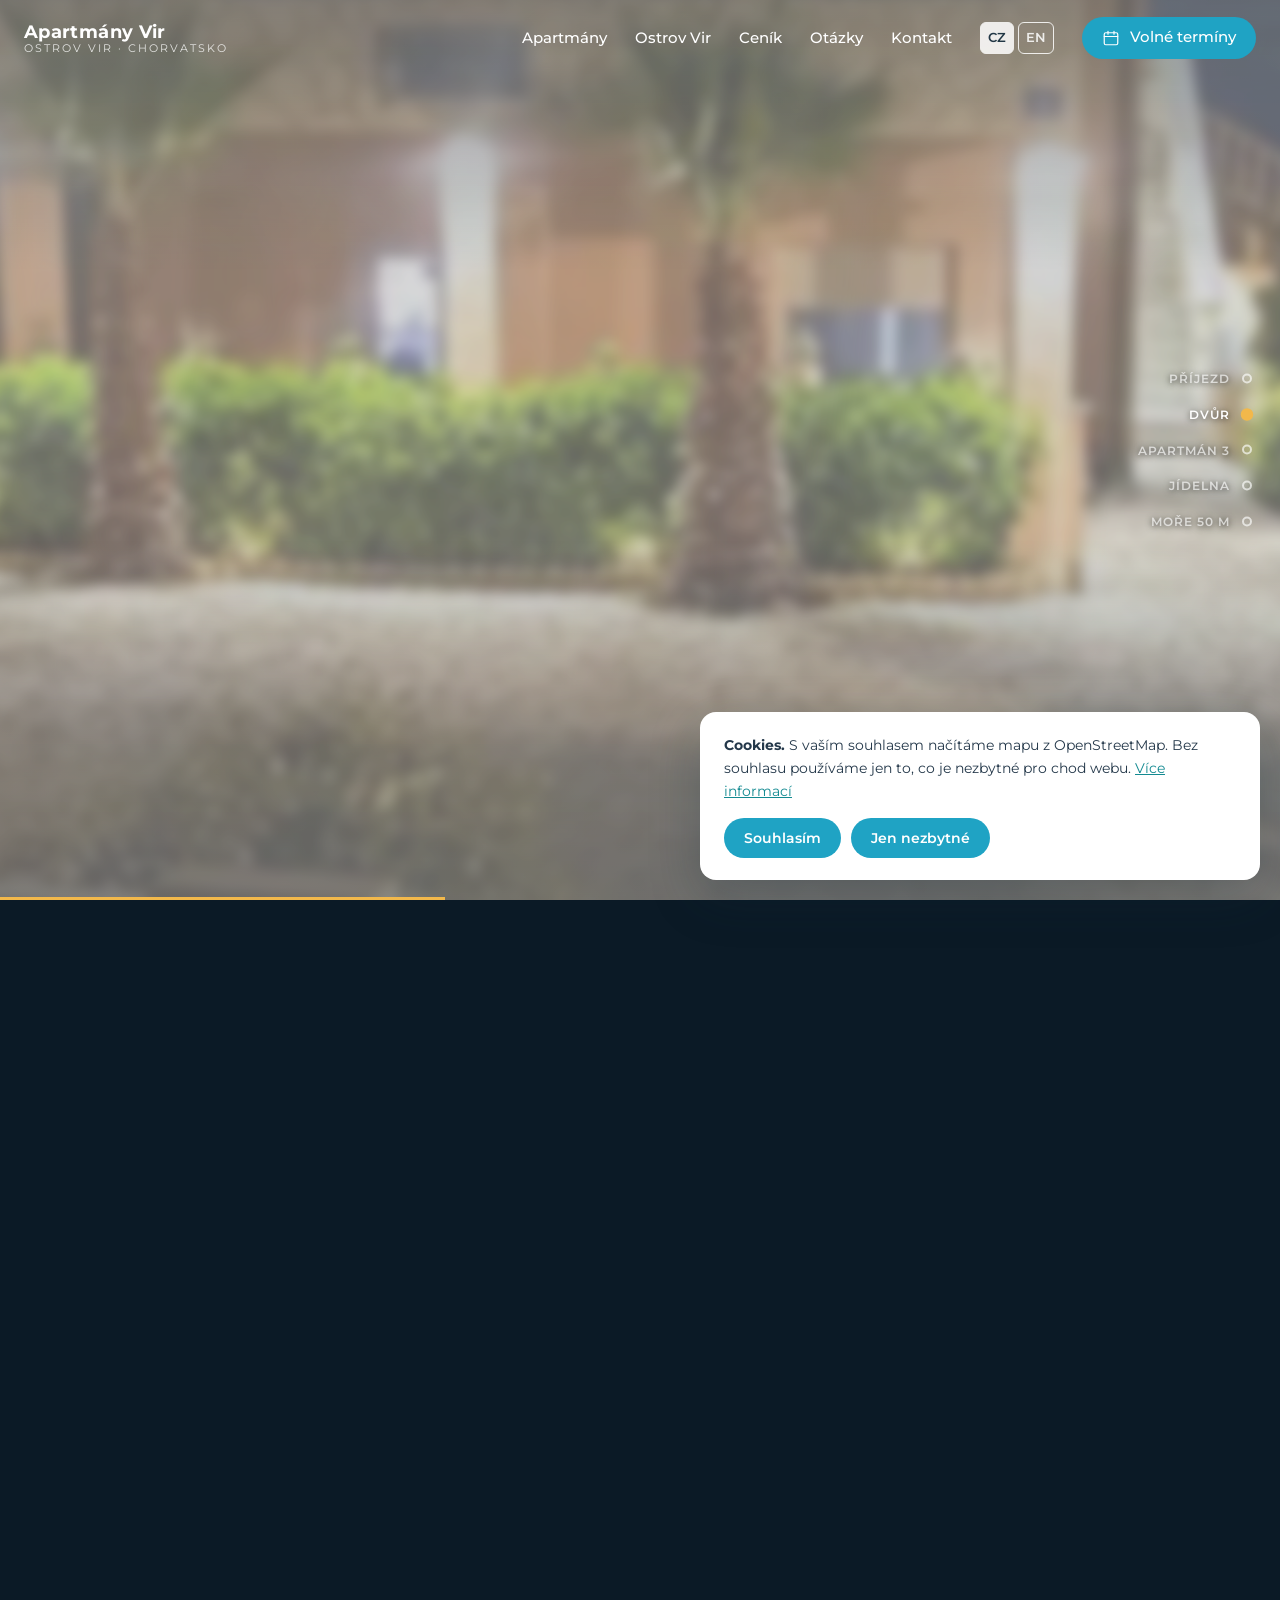
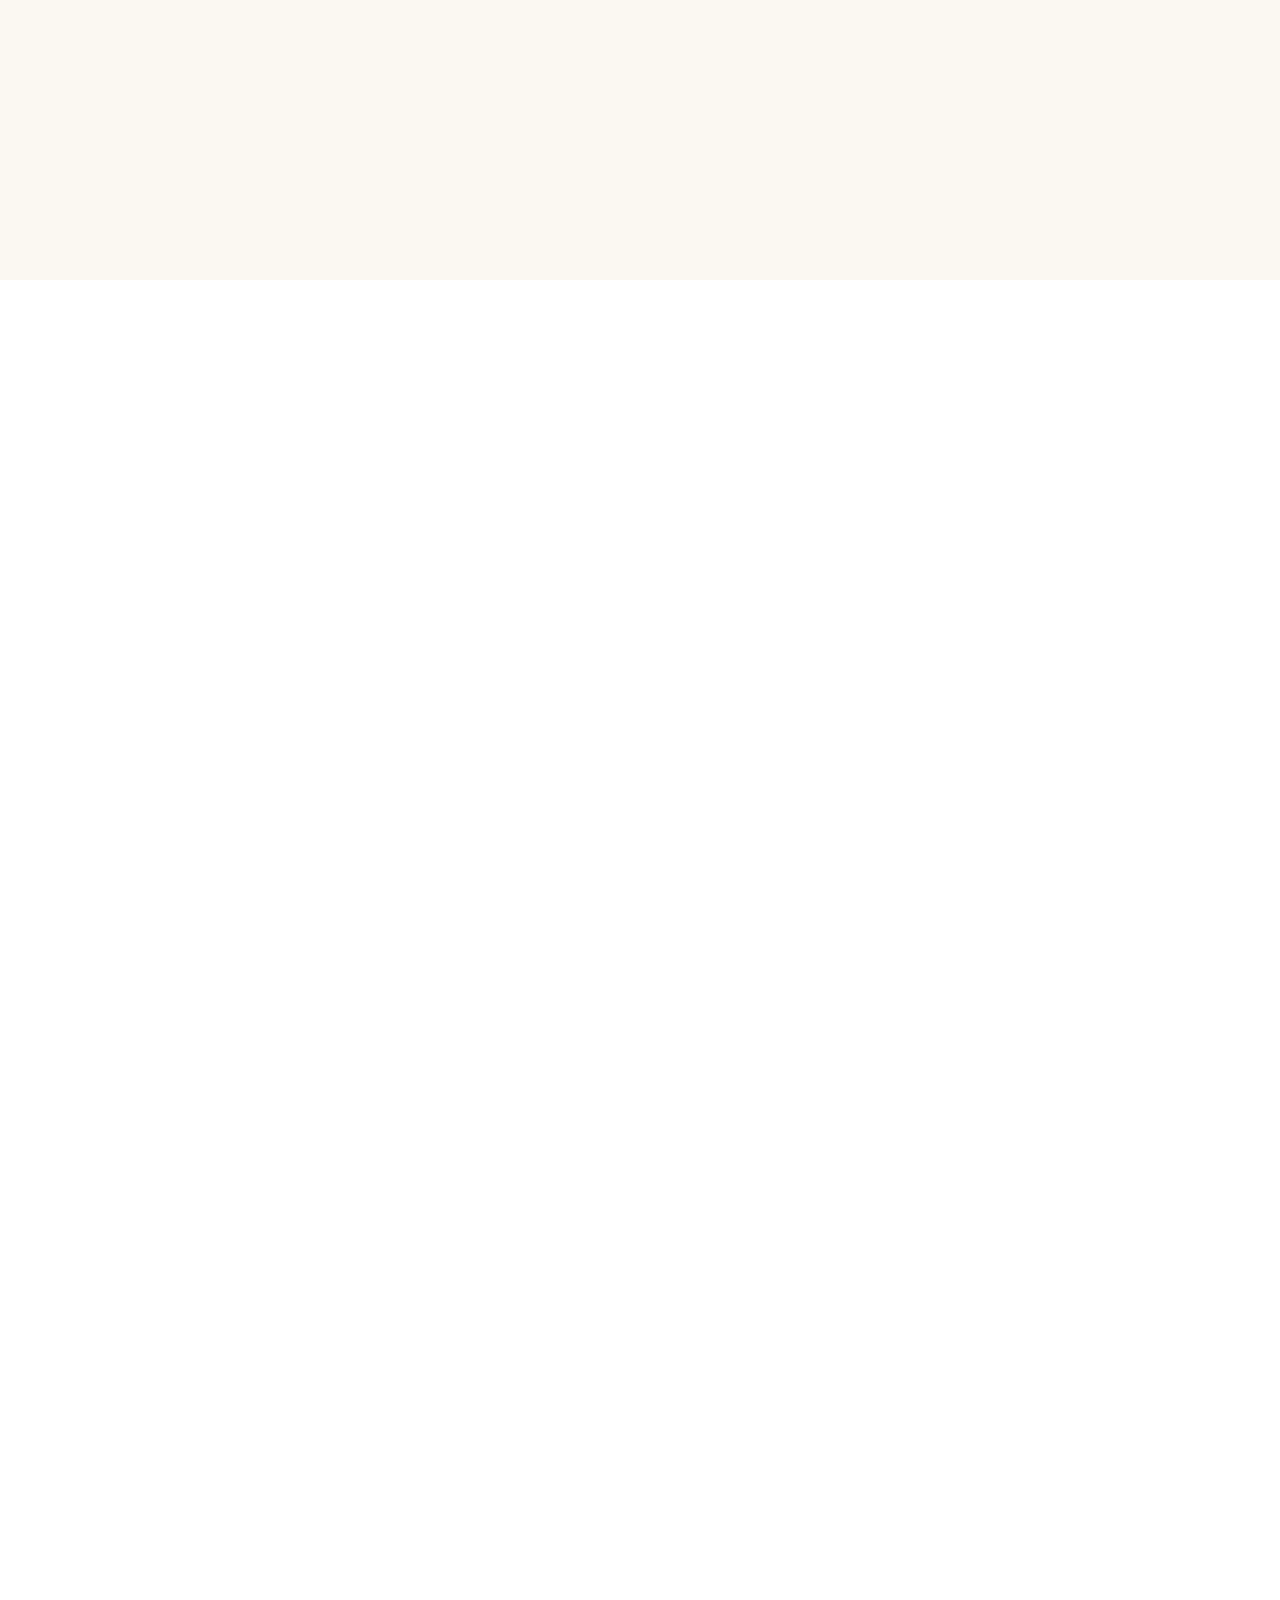
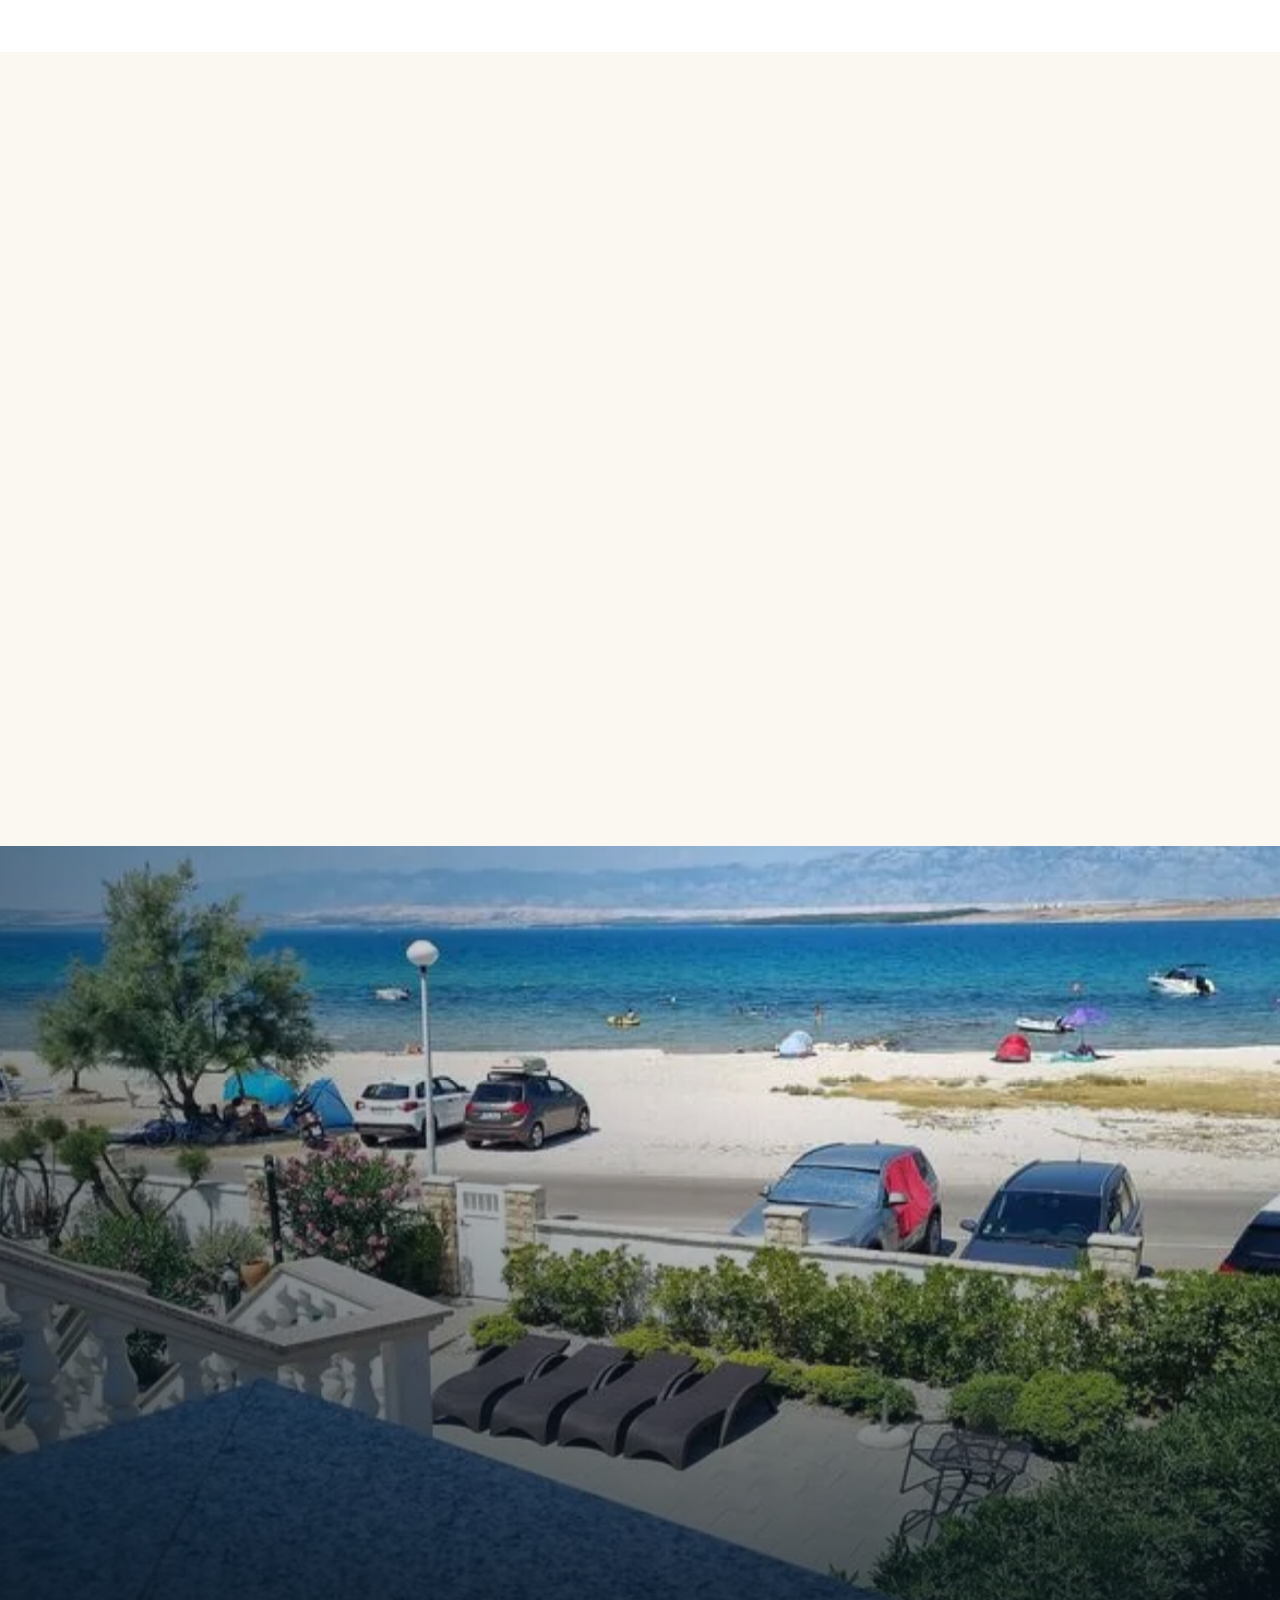
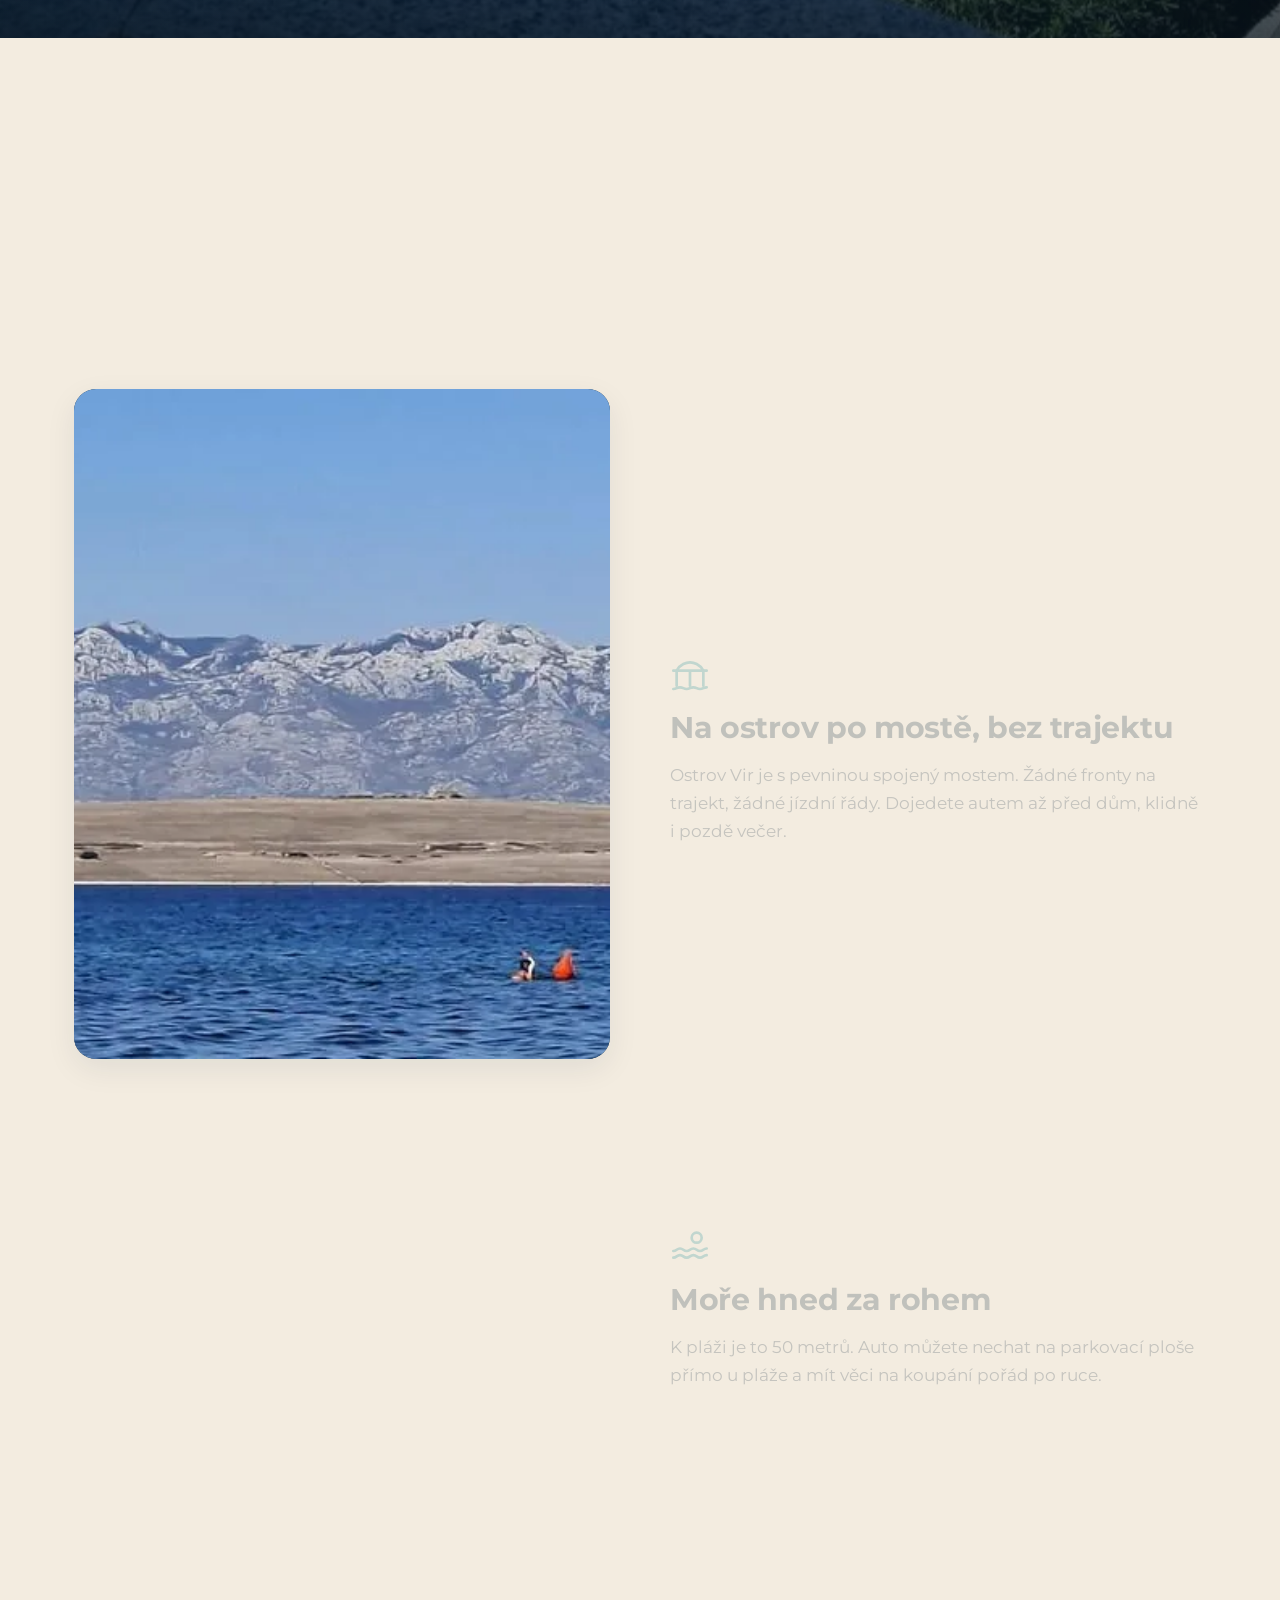
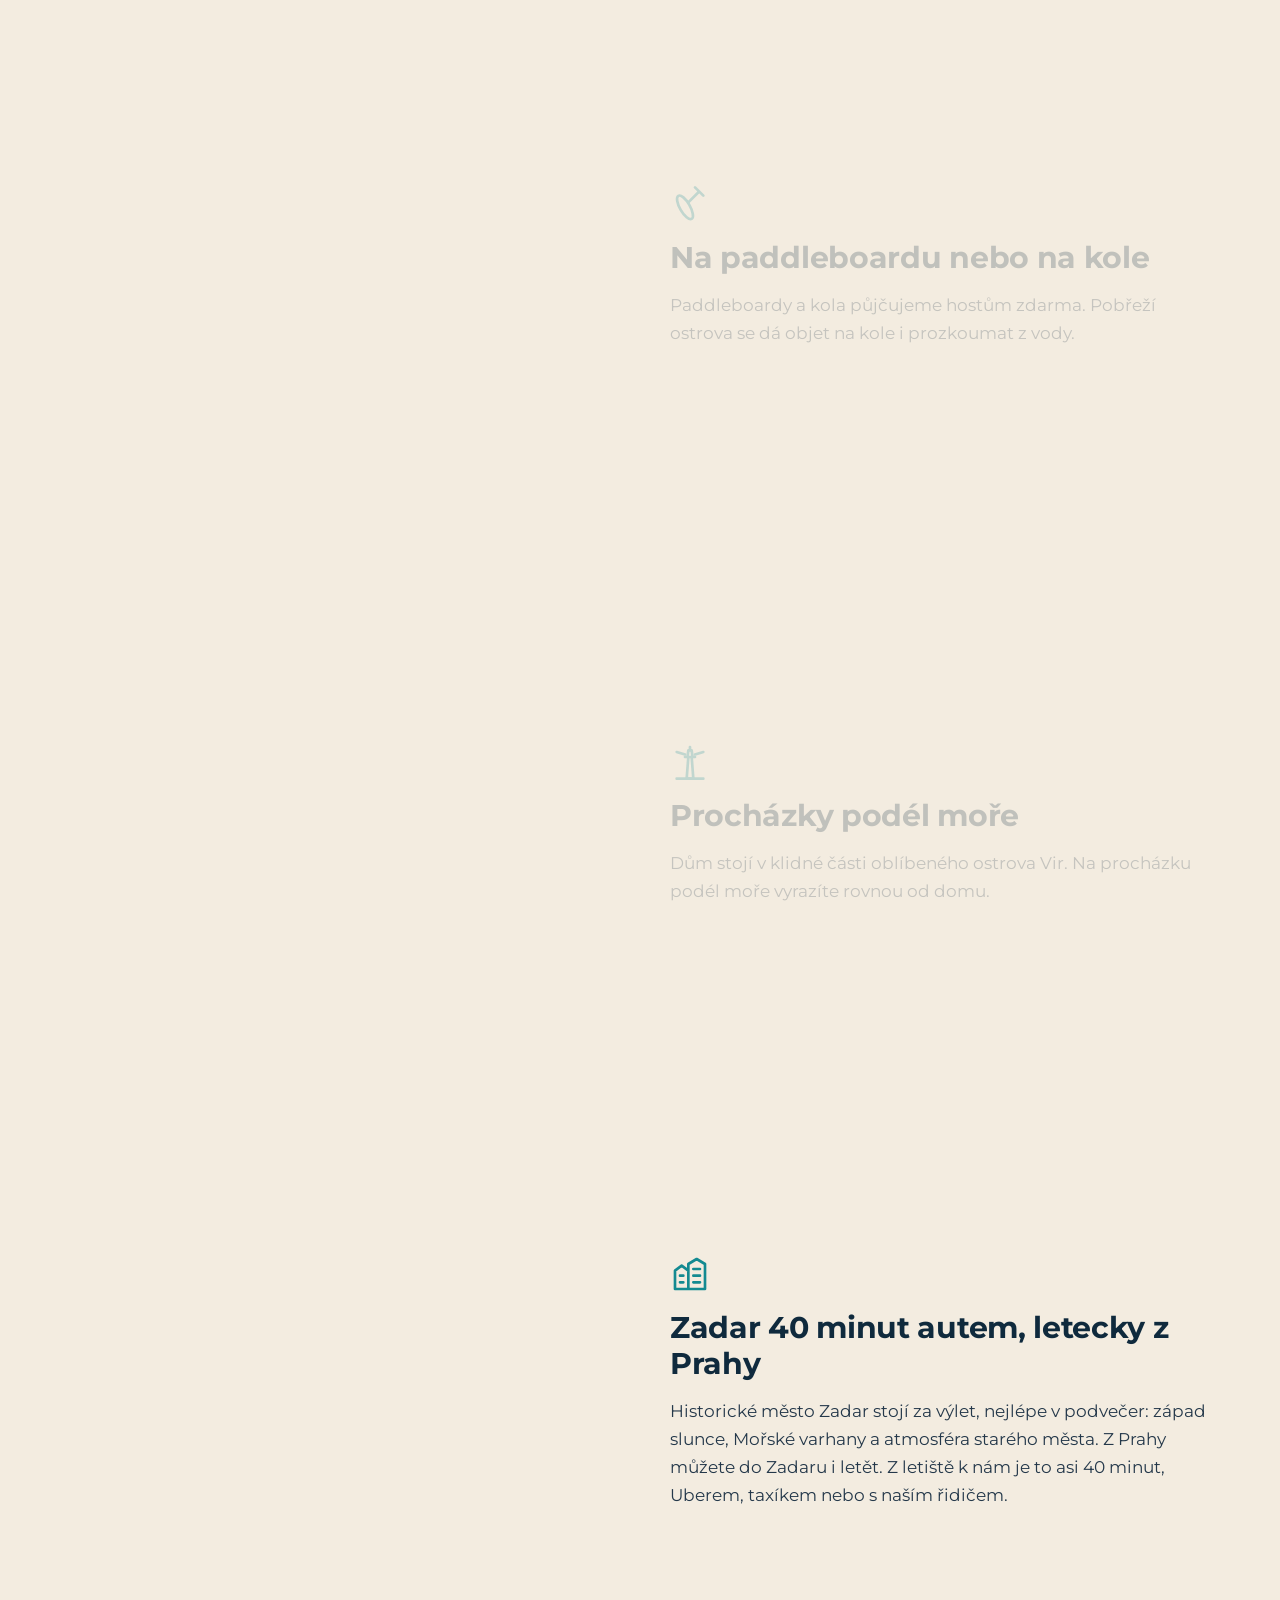
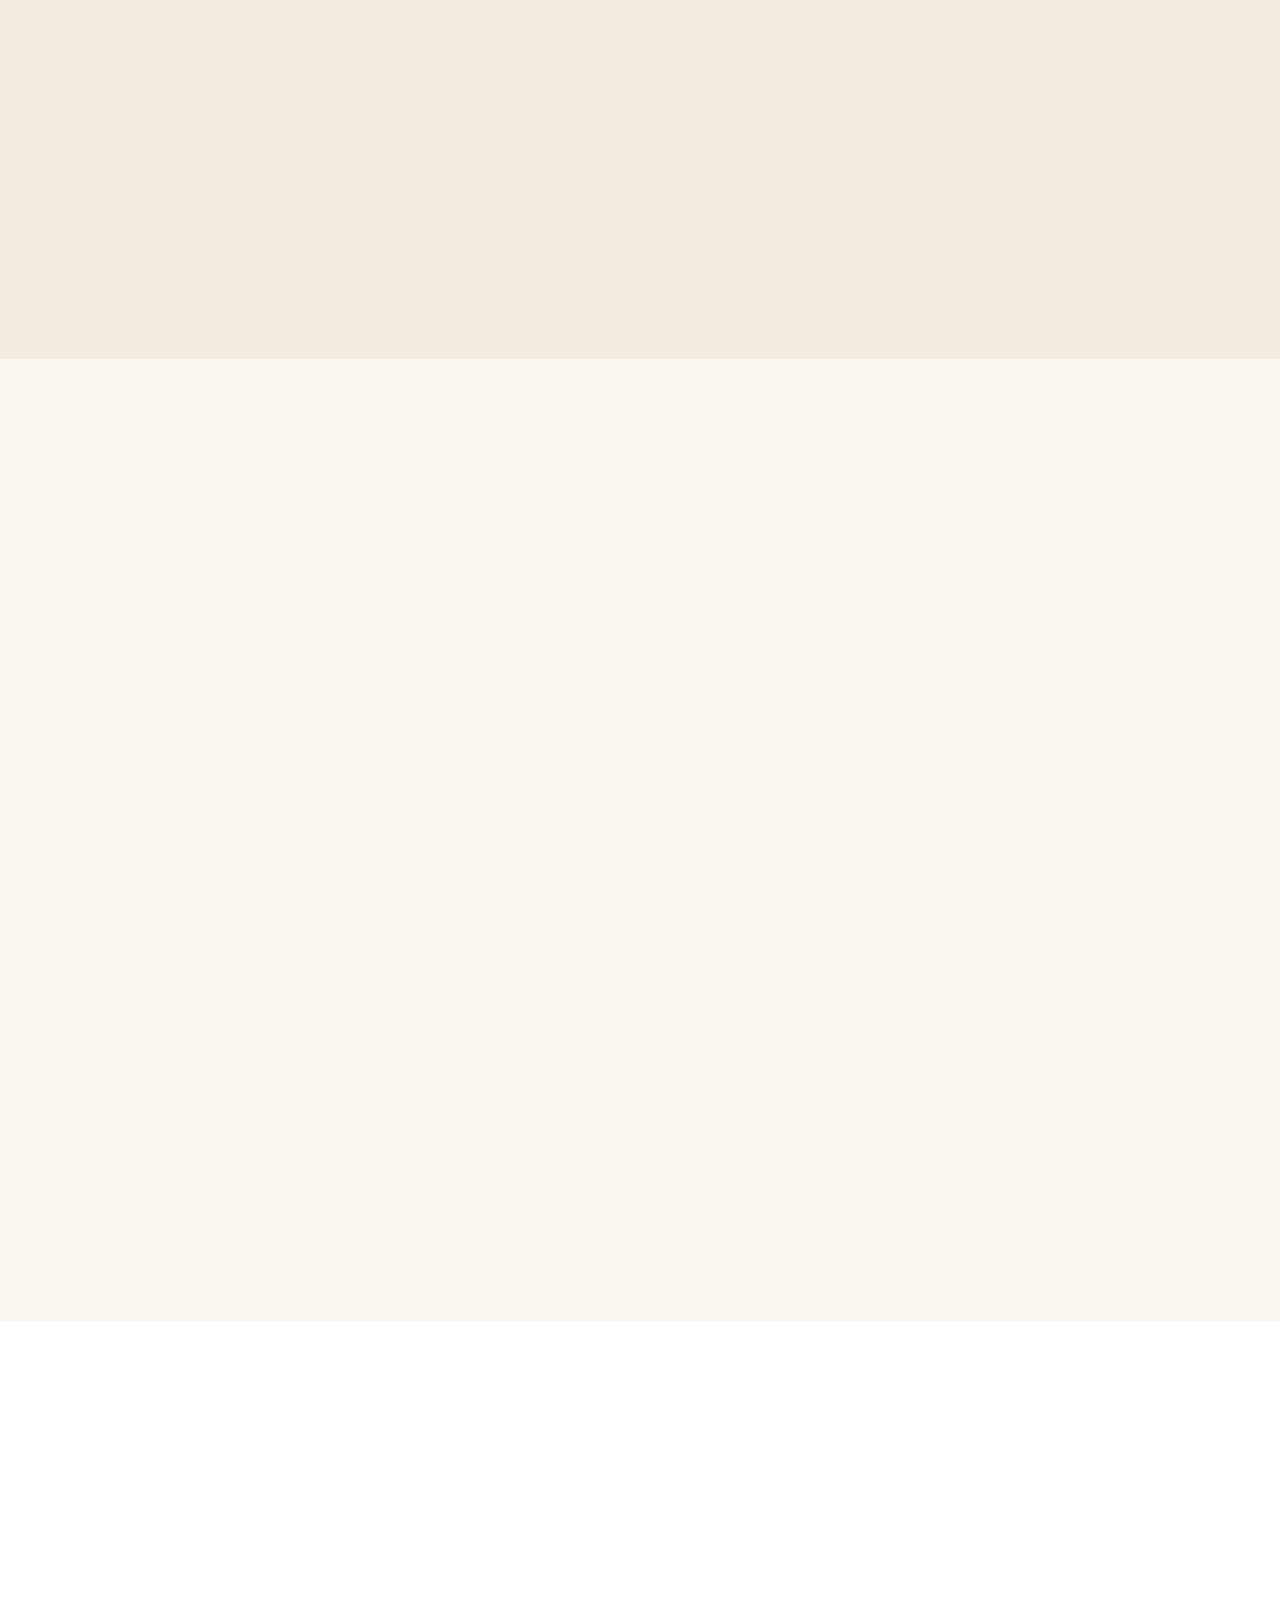
<file: index.html>
<!DOCTYPE html>
<html lang="cs" class="">
<head>
<meta charset="utf-8">
<meta name="viewport" content="width=device-width, initial-scale=1">
<title>Apartmány Vir | Ubytování 50 m od moře na ostrově Vir, Chorvatsko</title>
<meta name="description" content="Apartmány na ostrově Vir v Chorvatsku, 50 m od pláže s drobnými kamínky. Tři apartmány pro 4 až 6 osob, klimatizace, paddleboardy a kola zdarma. Na ostrov po mostě, bez trajektu. Pronájem přímo od majitele.">
<link rel="canonical" href="https://apartmanyvir.cz/">
<meta name="robots" content="noindex, nofollow">
<meta name="theme-color" content="#0f2a3d">
<meta property="og:type" content="website">
<meta property="og:locale" content="cs_CZ">
<meta property="og:site_name" content="Apartmány Vir">
<meta property="og:title" content="Apartmány Vir | Ubytování 50 m od moře na ostrově Vir, Chorvatsko">
<meta property="og:description" content="Apartmány na ostrově Vir v Chorvatsku, 50 m od pláže s drobnými kamínky. Tři apartmány pro 4 až 6 osob, klimatizace, paddleboardy a kola zdarma. Na ostrov po mostě, bez trajektu. Pronájem přímo od majitele.">
<meta property="og:url" content="https://apartmanyvir.cz/">
<meta property="og:image" content="https://apartmanyvir.cz/img/nahled-sdileni.jpg">
<meta property="og:image:width" content="1200">
<meta property="og:image:height" content="630">
<meta property="og:image:alt" content="Apartmány Vir, 50 m od moře na ostrově Vir">
<meta name="twitter:card" content="summary_large_image">
<meta name="geo.region" content="HR-13">
<meta name="geo.placename" content="Vir">
<meta name="geo.position" content="44.30928;15.085458">
<link rel="icon" href="favicon.svg" type="image/svg+xml">
<link rel="preload" href="assets/fonts/montserrat-latin-ext-700-normal.woff2" as="font" type="font/woff2" crossorigin>
<link rel="stylesheet" href="assets/css/style.css?v=ffb786a2">
<script type="application/ld+json">{
 "@context": "https://schema.org",
 "@graph": [
  {
   "@type": "WebSite",
   "@id": "https://apartmanyvir.cz/#web",
   "url": "https://apartmanyvir.cz/",
   "name": "Apartmány Vir",
   "inLanguage": "cs"
  },
  {
   "@type": "LodgingBusiness",
   "@id": "https://apartmanyvir.cz/#ubytovani",
   "name": "Apartmány Vir",
   "alternateName": [
    "Apartmány ostrov Vir",
    "Apartments Vir"
   ],
   "description": "Tři apartmány 50 metrů od moře v klidné části ostrova Vir v Chorvatsku. Pronájem na celé týdny od soboty do soboty, přímo od majitele, bez provize.",
   "url": "https://apartmanyvir.cz/",
   "image": [
    "https://apartmanyvir.cz/img/tour-1-dvur-vecer.jpg",
    "https://apartmanyvir.cz/img/okoli-pohled-na-plaz.jpg"
   ],
   "telephone": "+420 777 669 200",
   "email": "ulicamarina@seznam.cz",
   "address": {
    "@type": "PostalAddress",
    "streetAddress": "Marina IV 21",
    "postalCode": "23234",
    "addressLocality": "Vir",
    "addressRegion": "Zadarská župa",
    "addressCountry": "HR"
   },
   "geo": {
    "@type": "GeoCoordinates",
    "latitude": 44.30928,
    "longitude": 15.085458
   },
   "priceRange": "18 500 až 30 000 Kč za týden",
   "currenciesAccepted": "CZK, EUR",
   "petsAllowed": "Po předchozí domluvě",
   "numberOfRooms": 3,
   "amenityFeature": [
    {
     "@type": "LocationFeatureSpecification",
     "name": "Klimatizace",
     "value": true
    },
    {
     "@type": "LocationFeatureSpecification",
     "name": "Wifi",
     "value": true
    },
    {
     "@type": "LocationFeatureSpecification",
     "name": "Televize",
     "value": true
    },
    {
     "@type": "LocationFeatureSpecification",
     "name": "Ložní prádlo a ručníky",
     "value": true
    },
    {
     "@type": "LocationFeatureSpecification",
     "name": "Paddleboardy zdarma",
     "value": true
    },
    {
     "@type": "LocationFeatureSpecification",
     "name": "Kola zdarma",
     "value": true
    },
    {
     "@type": "LocationFeatureSpecification",
     "name": "Lehátka na pláž zdarma",
     "value": true
    },
    {
     "@type": "LocationFeatureSpecification",
     "name": "Společný gril",
     "value": true
    },
    {
     "@type": "LocationFeatureSpecification",
     "name": "Dvůr s lehátky",
     "value": true
    },
    {
     "@type": "LocationFeatureSpecification",
     "name": "Dětská jídelní židlička zdarma",
     "value": true
    },
    {
     "@type": "LocationFeatureSpecification",
     "name": "Parkování 50 m od domu u pláže",
     "value": true
    }
   ],
   "hasMap": "https://mapy.cz/zakladni?x=15.085458&y=44.30928&z=17&source=coor&id=15.085458%2C44.30928",
   "containsPlace": [
    {
     "@id": "https://apartmanyvir.cz/apartman-1#apartman"
    },
    {
     "@id": "https://apartmanyvir.cz/apartman-2#apartman"
    },
    {
     "@id": "https://apartmanyvir.cz/apartman-3#apartman"
    }
   ],
   "makesOffer": [
    {
     "@type": "Offer",
     "name": "Apartmán 1, týden v červnu a září",
     "price": 18500,
     "priceCurrency": "CZK",
     "description": "Cena za celý apartmán na týden, příjezd i odjezd v sobotu.",
     "itemOffered": {
      "@id": "https://apartmanyvir.cz/apartman-1#apartman"
     }
    },
    {
     "@type": "Offer",
     "name": "Apartmán 1, týden v červenci a srpnu",
     "price": 23700,
     "priceCurrency": "CZK",
     "description": "Cena za celý apartmán na týden, příjezd i odjezd v sobotu.",
     "itemOffered": {
      "@id": "https://apartmanyvir.cz/apartman-1#apartman"
     }
    },
    {
     "@type": "Offer",
     "name": "Apartmán 2, týden v červnu a září",
     "price": 18500,
     "priceCurrency": "CZK",
     "description": "Cena za celý apartmán na týden, příjezd i odjezd v sobotu.",
     "itemOffered": {
      "@id": "https://apartmanyvir.cz/apartman-2#apartman"
     }
    },
    {
     "@type": "Offer",
     "name": "Apartmán 2, týden v červenci a srpnu",
     "price": 23700,
     "priceCurrency": "CZK",
     "description": "Cena za celý apartmán na týden, příjezd i odjezd v sobotu.",
     "itemOffered": {
      "@id": "https://apartmanyvir.cz/apartman-2#apartman"
     }
    },
    {
     "@type": "Offer",
     "name": "Apartmán 3, týden v červnu a září",
     "price": 25000,
     "priceCurrency": "CZK",
     "description": "Cena za celý apartmán na týden, příjezd i odjezd v sobotu.",
     "itemOffered": {
      "@id": "https://apartmanyvir.cz/apartman-3#apartman"
     }
    },
    {
     "@type": "Offer",
     "name": "Apartmán 3, týden v červenci a srpnu",
     "price": 30000,
     "priceCurrency": "CZK",
     "description": "Cena za celý apartmán na týden, příjezd i odjezd v sobotu.",
     "itemOffered": {
      "@id": "https://apartmanyvir.cz/apartman-3#apartman"
     }
    }
   ]
  },
  {
   "@type": "Apartment",
   "@id": "https://apartmanyvir.cz/apartman-1#apartman",
   "name": "Apartmán 1, Apartmány Vir",
   "url": "https://apartmanyvir.cz/apartman-1",
   "description": "Apartmán 1 na ostrově Vir v Chorvatsku: ložnice, obývací pokoj s kuchyňským koutem a rozkládací pohovkou, balkon, klimatizace. 50 m od moře. Cena za týden od 18 500 Kč.",
   "image": "https://apartmanyvir.cz/img/apt1-obyvak.jpg",
   "numberOfBedrooms": 1,
   "numberOfBathroomsTotal": 1,
   "occupancy": {
    "@type": "QuantitativeValue",
    "maxValue": 4
   },
   "petsAllowed": "Po předchozí domluvě",
   "amenityFeature": [
    {
     "@type": "LocationFeatureSpecification",
     "name": "Klimatizace",
     "value": true
    },
    {
     "@type": "LocationFeatureSpecification",
     "name": "Wifi",
     "value": true
    },
    {
     "@type": "LocationFeatureSpecification",
     "name": "Televize",
     "value": true
    },
    {
     "@type": "LocationFeatureSpecification",
     "name": "Ložní prádlo a ručníky",
     "value": true
    },
    {
     "@type": "LocationFeatureSpecification",
     "name": "Paddleboardy zdarma",
     "value": true
    },
    {
     "@type": "LocationFeatureSpecification",
     "name": "Kola zdarma",
     "value": true
    },
    {
     "@type": "LocationFeatureSpecification",
     "name": "Lehátka na pláž zdarma",
     "value": true
    },
    {
     "@type": "LocationFeatureSpecification",
     "name": "Společný gril",
     "value": true
    },
    {
     "@type": "LocationFeatureSpecification",
     "name": "Dvůr s lehátky",
     "value": true
    },
    {
     "@type": "LocationFeatureSpecification",
     "name": "Dětská jídelní židlička zdarma",
     "value": true
    },
    {
     "@type": "LocationFeatureSpecification",
     "name": "Parkování 50 m od domu u pláže",
     "value": true
    },
    {
     "@type": "LocationFeatureSpecification",
     "name": "Balkon",
     "value": true
    }
   ],
   "address": {
    "@type": "PostalAddress",
    "streetAddress": "Marina IV 21",
    "postalCode": "23234",
    "addressLocality": "Vir",
    "addressRegion": "Zadarská župa",
    "addressCountry": "HR"
   },
   "geo": {
    "@type": "GeoCoordinates",
    "latitude": 44.30928,
    "longitude": 15.085458
   },
   "containedInPlace": {
    "@id": "https://apartmanyvir.cz/#ubytovani"
   }
  },
  {
   "@type": "Apartment",
   "@id": "https://apartmanyvir.cz/apartman-2#apartman",
   "name": "Apartmán 2, Apartmány Vir",
   "url": "https://apartmanyvir.cz/apartman-2",
   "description": "Apartmán 2 na ostrově Vir v Chorvatsku: ložnice s manželskou postelí, obývací pokoj s kuchyňským koutem, balkon, klimatizace. 50 m od moře. Týden od 18 500 Kč.",
   "image": "https://apartmanyvir.cz/img/apt2-loznice-2.jpg",
   "numberOfBedrooms": 1,
   "numberOfBathroomsTotal": 1,
   "occupancy": {
    "@type": "QuantitativeValue",
    "maxValue": 4
   },
   "petsAllowed": "Po předchozí domluvě",
   "amenityFeature": [
    {
     "@type": "LocationFeatureSpecification",
     "name": "Klimatizace",
     "value": true
    },
    {
     "@type": "LocationFeatureSpecification",
     "name": "Wifi",
     "value": true
    },
    {
     "@type": "LocationFeatureSpecification",
     "name": "Televize",
     "value": true
    },
    {
     "@type": "LocationFeatureSpecification",
     "name": "Ložní prádlo a ručníky",
     "value": true
    },
    {
     "@type": "LocationFeatureSpecification",
     "name": "Paddleboardy zdarma",
     "value": true
    },
    {
     "@type": "LocationFeatureSpecification",
     "name": "Kola zdarma",
     "value": true
    },
    {
     "@type": "LocationFeatureSpecification",
     "name": "Lehátka na pláž zdarma",
     "value": true
    },
    {
     "@type": "LocationFeatureSpecification",
     "name": "Společný gril",
     "value": true
    },
    {
     "@type": "LocationFeatureSpecification",
     "name": "Dvůr s lehátky",
     "value": true
    },
    {
     "@type": "LocationFeatureSpecification",
     "name": "Dětská jídelní židlička zdarma",
     "value": true
    },
    {
     "@type": "LocationFeatureSpecification",
     "name": "Parkování 50 m od domu u pláže",
     "value": true
    },
    {
     "@type": "LocationFeatureSpecification",
     "name": "Balkon",
     "value": true
    }
   ],
   "address": {
    "@type": "PostalAddress",
    "streetAddress": "Marina IV 21",
    "postalCode": "23234",
    "addressLocality": "Vir",
    "addressRegion": "Zadarská župa",
    "addressCountry": "HR"
   },
   "geo": {
    "@type": "GeoCoordinates",
    "latitude": 44.30928,
    "longitude": 15.085458
   },
   "containedInPlace": {
    "@id": "https://apartmanyvir.cz/#ubytovani"
   }
  },
  {
   "@type": "Apartment",
   "@id": "https://apartmanyvir.cz/apartman-3#apartman",
   "name": "Apartmán 3, Apartmány Vir",
   "url": "https://apartmanyvir.cz/apartman-3",
   "description": "Apartmán 3 na ostrově Vir: dvě ložnice, obývací pokoj se dvěma pohovkami, kuchyň s troubou, samostatné WC, prostorná terasa, klimatizace. 50 m od moře. Týden od 25 000 Kč.",
   "image": "https://apartmanyvir.cz/img/tour-3-apt3-jidelna.jpg",
   "numberOfBedrooms": 2,
   "numberOfBathroomsTotal": 1,
   "occupancy": {
    "@type": "QuantitativeValue",
    "maxValue": 6
   },
   "petsAllowed": "Po předchozí domluvě",
   "amenityFeature": [
    {
     "@type": "LocationFeatureSpecification",
     "name": "Klimatizace",
     "value": true
    },
    {
     "@type": "LocationFeatureSpecification",
     "name": "Wifi",
     "value": true
    },
    {
     "@type": "LocationFeatureSpecification",
     "name": "Televize",
     "value": true
    },
    {
     "@type": "LocationFeatureSpecification",
     "name": "Ložní prádlo a ručníky",
     "value": true
    },
    {
     "@type": "LocationFeatureSpecification",
     "name": "Paddleboardy zdarma",
     "value": true
    },
    {
     "@type": "LocationFeatureSpecification",
     "name": "Kola zdarma",
     "value": true
    },
    {
     "@type": "LocationFeatureSpecification",
     "name": "Lehátka na pláž zdarma",
     "value": true
    },
    {
     "@type": "LocationFeatureSpecification",
     "name": "Společný gril",
     "value": true
    },
    {
     "@type": "LocationFeatureSpecification",
     "name": "Dvůr s lehátky",
     "value": true
    },
    {
     "@type": "LocationFeatureSpecification",
     "name": "Dětská jídelní židlička zdarma",
     "value": true
    },
    {
     "@type": "LocationFeatureSpecification",
     "name": "Parkování 50 m od domu u pláže",
     "value": true
    },
    {
     "@type": "LocationFeatureSpecification",
     "name": "Terasa",
     "value": true
    },
    {
     "@type": "LocationFeatureSpecification",
     "name": "Trouba",
     "value": true
    },
    {
     "@type": "LocationFeatureSpecification",
     "name": "Samostatné WC",
     "value": true
    }
   ],
   "address": {
    "@type": "PostalAddress",
    "streetAddress": "Marina IV 21",
    "postalCode": "23234",
    "addressLocality": "Vir",
    "addressRegion": "Zadarská župa",
    "addressCountry": "HR"
   },
   "geo": {
    "@type": "GeoCoordinates",
    "latitude": 44.30928,
    "longitude": 15.085458
   },
   "containedInPlace": {
    "@id": "https://apartmanyvir.cz/#ubytovani"
   }
  },
  {
   "@type": "FAQPage",
   "@id": "https://apartmanyvir.cz/#otazky",
   "mainEntity": [
    {
     "@type": "Question",
     "name": "Kde leží ostrov Vir?",
     "acceptedAnswer": {
      "@type": "Answer",
      "text": "Ostrov Vir leží v severní Dalmácii v Chorvatsku, nedaleko Zadaru. S pevninou je spojený mostem, takže se na něj dostanete autem kdykoli, bez čekání na trajekt."
     }
    },
    {
     "@type": "Question",
     "name": "Jezdí se na ostrov Vir trajektem?",
     "acceptedAnswer": {
      "@type": "Answer",
      "text": "Ne. Ostrov Vir je s pevninou spojený mostem. Do apartmánů dojedete autem až před dům."
     }
    },
    {
     "@type": "Question",
     "name": "Jak daleko je to do Zadaru?",
     "acceptedAnswer": {
      "@type": "Answer",
      "text": "Historický Zadar je od apartmánů asi 40 minut autem. Nejhezčí je v podvečer, kdy můžete vidět západ slunce a slyšet Mořské varhany."
     }
    },
    {
     "@type": "Question",
     "name": "Dá se na Vir letět z Prahy?",
     "acceptedAnswer": {
      "@type": "Answer",
      "text": "Ano, využít můžete letecké spojení Praha a Zadar. Z letiště v Zadaru k apartmánům je to asi 40 minut autem. Auto si můžete půjčit přímo na letišti, nebo využít odvoz."
     }
    },
    {
     "@type": "Question",
     "name": "Potřebuji na Viru auto?",
     "acceptedAnswer": {
      "@type": "Answer",
      "text": "Nemusíte. Z letiště v Zadaru k nám dojedete Uberem, orientačně kolem 50 EUR za osobní auto, nebo místním Taxi Vir, kolem 70 EUR, telefon a WhatsApp +385 99 76 47 554. Odvoz z letiště a zpět vám také rádi zajistíme s naším ověřeným řidičem za 50 EUR, stačí to napsat do poptávky. Pláž je 50 metrů od domu."
     }
    },
    {
     "@type": "Question",
     "name": "Mají odvozy z letiště dětské autosedačky?",
     "acceptedAnswer": {
      "@type": "Answer",
      "text": "Autosedačky odvozy běžně nemají. Pokud ji pro dítě potřebujete, vezměte si ji s sebou do letadla. Letecké společnosti ji obvykle převážejí zdarma podobně jako dětský kočárek, podmínky si ale ověřte u svého dopravce."
     }
    },
    {
     "@type": "Question",
     "name": "Je ubytování vhodné pro rodiny s malými dětmi?",
     "acceptedAnswer": {
      "@type": "Answer",
      "text": "Ano. Pláž s drobnými kamínky je 50 metrů od domu. Z kamenů jsou tu vyskládané zálivy s klidnou vodou, kde si můžou hrát i nejmenší děti. Na požádání zdarma připravíme dětskou jídelní židličku."
     }
    },
    {
     "@type": "Question",
     "name": "Kdy začíná a končí pobyt?",
     "acceptedAnswer": {
      "@type": "Answer",
      "text": "Apartmány pronajímáme na celé týdny. Příjezd i odjezd je vždy v sobotu."
     }
    },
    {
     "@type": "Question",
     "name": "Kolik stojí týden v apartmánu?",
     "acceptedAnswer": {
      "@type": "Answer",
      "text": "Apartmán 1 a 2 stojí v červnu a září 18 500 Kč za týden, v červenci a srpnu 23 700 Kč. Apartmán 3 stojí v červnu a září 25 000 Kč, v červenci a srpnu 30 000 Kč. Cena je za celý apartmán. V ostatních měsících je cena na dotaz."
     }
    },
    {
     "@type": "Question",
     "name": "Co je v ceně pobytu?",
     "acceptedAnswer": {
      "@type": "Answer",
      "text": "Ložní prádlo a ručníky, klimatizace, wifi a zdarma k zapůjčení paddleboardy, kola a lehátka na pláž. Na dvoře před domem je společný gril a lehátka."
     }
    },
    {
     "@type": "Question",
     "name": "Kde zaparkuji auto?",
     "acceptedAnswer": {
      "@type": "Answer",
      "text": "Před domem je dvůr, kde v klidu vyložíte děti, kufry a nákupy. Potom prosíme o přeparkování na parkovací plochu přímo u pláže, 50 metrů od domu. Na dvoře tak zůstane klid a místo na odpočinek."
     }
    },
    {
     "@type": "Question",
     "name": "Můžu přijet se psem nebo kočkou?",
     "acceptedAnswer": {
      "@type": "Answer",
      "text": "Ano, pobyt s domácím mazlíčkem je možný po předchozí domluvě. Napište nám to prosím do poptávky."
     }
    },
    {
     "@type": "Question",
     "name": "Je v apartmánu trouba?",
     "acceptedAnswer": {
      "@type": "Answer",
      "text": "Trouba je v apartmánu 3 v přízemí. Apartmány 1 a 2 mají indukční varnou desku a mikrovlnnou troubu, troubu nemají."
     }
    },
    {
     "@type": "Question",
     "name": "Jak si apartmán zarezervuji?",
     "acceptedAnswer": {
      "@type": "Answer",
      "text": "Pošlete nám nezávaznou poptávku přes formulář nebo e-mailem. Ozveme se s potvrzením termínu a dalšími podrobnostmi. Rezervace platí až po našem potvrzení."
     }
    },
    {
     "@type": "Question",
     "name": "Co si vzít s sebou?",
     "acceptedAnswer": {
      "@type": "Answer",
      "text": "Povlečení ani ručníky nepotřebujete. Hodí se odpuzovač komárů do zásuvky, repelent na večerní posezení a zapalovač ke grilu."
     }
    }
   ]
  }
 ]
}</script>
</head>
<body>
<a class="skip" href="#obsah">Přeskočit na obsah</a>
<svg xmlns="http://www.w3.org/2000/svg" style="display:none"><symbol id="i-vlny" viewBox="0 0 24 24"><path d="M2 15c2 0 2-1.5 4-1.5S8 15 10 15s2-1.5 4-1.5 2 1.5 4 1.5 2-1.5 4-1.5"/><path d="M2 19c2 0 2-1.5 4-1.5S8 19 10 19s2-1.5 4-1.5 2 1.5 4 1.5 2-1.5 4-1.5"/><circle cx="16" cy="7" r="3"/></symbol><symbol id="i-vlocka" viewBox="0 0 24 24"><path d="M12 2v20M4.9 6l14.2 12M19.1 6 4.9 18"/><path d="m9 4 3 2 3-2M9 20l3-2 3 2"/></symbol><symbol id="i-postel" viewBox="0 0 24 24"><path d="M3 18V7M3 14h18v4M21 14v-2a3 3 0 0 0-3-3h-7v5"/><circle cx="7" cy="11" r="1.6"/></symbol><symbol id="i-pohovka" viewBox="0 0 24 24"><path d="M4 11V8a2 2 0 0 1 2-2h12a2 2 0 0 1 2 2v3"/><path d="M2 13a2 2 0 0 1 4 0v2h12v-2a2 2 0 0 1 4 0v4H2z"/><path d="M5 17v2M19 17v2"/></symbol><symbol id="i-slunce" viewBox="0 0 24 24"><circle cx="12" cy="12" r="4"/><path d="M12 2v2M12 20v2M4.9 4.9l1.4 1.4M17.7 17.7l1.4 1.4M2 12h2M20 12h2M4.9 19.1l1.4-1.4M17.7 6.3l1.4-1.4"/></symbol><symbol id="i-wifi" viewBox="0 0 24 24"><path d="M2 8.5a15 15 0 0 1 20 0M5 12a10.5 10.5 0 0 1 14 0M8.5 15.5a5.5 5.5 0 0 1 7 0"/><circle cx="12" cy="19" r="1"/></symbol><symbol id="i-auto" viewBox="0 0 24 24"><path d="M5 16V11l2-5h10l2 5v5"/><path d="M3 16h18v3H3zM5 11h14"/><circle cx="7.5" cy="13.5" r=".8"/><circle cx="16.5" cy="13.5" r=".8"/></symbol><symbol id="i-most" viewBox="0 0 24 24"><path d="M2 10h20M4 10v9M20 10v9M12 10v9"/><path d="M4 10c2-4 6-5 8-5s6 1 8 5"/><path d="M2 21c2 0 2-1 4-1s2 1 4 1 2-1 4-1 2 1 4 1 2-1 4-1"/></symbol><symbol id="i-letadlo" viewBox="0 0 24 24"><path d="M2 16l20-8-3 9-6-2-3 4-1-5z"/><path d="M13 15l9-7"/></symbol><symbol id="i-paddle" viewBox="0 0 24 24"><ellipse cx="9" cy="14" rx="3" ry="8" transform="rotate(-30 9 14)"/><path d="M15 2l5 5M17.5 4.5 11 11"/></symbol><symbol id="i-kolo" viewBox="0 0 24 24"><circle cx="5.5" cy="16" r="3.5"/><circle cx="18.5" cy="16" r="3.5"/><path d="M5.5 16 9 9h6l3.5 7M9 9l3 7h-6.5M14 6h3l-2 3"/></symbol><symbol id="i-lehatko" viewBox="0 0 24 24"><path d="M3 18 8 9l5 4h8"/><path d="M6 18h15M8 9l-2-3"/><path d="M17 13v5"/></symbol><symbol id="i-gril" viewBox="0 0 24 24"><path d="M4 10h16a8 8 0 0 1-16 0z"/><path d="M8 18l-2 4M16 18l2 4M9 6c0-1 1-1 1-2M13 6c0-1 1-1 1-2"/></symbol><symbol id="i-zidlicka" viewBox="0 0 24 24"><path d="M7 3h10v7H7zM6 10h12M8 10l-2 11M16 10l2 11M7 16h10"/></symbol><symbol id="i-tlapka" viewBox="0 0 24 24"><circle cx="7" cy="9" r="1.8"/><circle cx="11" cy="6" r="1.8"/><circle cx="15" cy="6.5" r="1.8"/><circle cx="18" cy="10" r="1.8"/><path d="M8 17c0-3 2-5 4.5-5S17 14 17 17c0 2-2 2.5-4.5 2.5S8 19 8 17z"/></symbol><symbol id="i-kuchyn" viewBox="0 0 24 24"><path d="M4 3h16v18H4zM4 9h16M8 6h.01M12 6h.01M9 13h6v4H9z"/></symbol><symbol id="i-kava" viewBox="0 0 24 24"><path d="M5 8h11v6a5 5 0 0 1-5 5h-1a5 5 0 0 1-5-5z"/><path d="M16 9h2a2 2 0 0 1 0 4h-2M8 2v3M12 2v3"/></symbol><symbol id="i-sprcha" viewBox="0 0 24 24"><path d="M4 21V6a3 3 0 0 1 6 0"/><path d="M8 6h6l-1 3H9z"/><path d="M10 12v1M13 12v1M11.5 15v1M16 12l-.5 1M14 16v1"/></symbol><symbol id="i-osoby" viewBox="0 0 24 24"><circle cx="9" cy="7" r="3.5"/><path d="M2 21c0-4 3-6.5 7-6.5s7 2.5 7 6.5"/><circle cx="17" cy="8" r="2.5"/><path d="M17 13.5c3 0 5 2 5 5"/></symbol><symbol id="i-kalendar" viewBox="0 0 24 24"><rect x="3" y="5" width="18" height="16" rx="2"/><path d="M3 10h18M8 3v4M16 3v4"/></symbol><symbol id="i-sipka" viewBox="0 0 24 24"><path d="M5 12h14M13 6l6 6-6 6"/></symbol><symbol id="i-mail" viewBox="0 0 24 24"><rect x="3" y="5" width="18" height="14" rx="2"/><path d="m3 7 9 6 9-6"/></symbol><symbol id="i-telefon" viewBox="0 0 24 24"><path d="M5 3h4l2 5-2.5 1.5a11 11 0 0 0 6 6L16 13l5 2v4a2 2 0 0 1-2 2A16 16 0 0 1 3 5a2 2 0 0 1 2-2"/></symbol><symbol id="i-pin" viewBox="0 0 24 24"><path d="M12 21s-7-6.2-7-11.5A7 7 0 0 1 19 9.5C19 14.8 12 21 12 21z"/><circle cx="12" cy="9.5" r="2.5"/></symbol><symbol id="i-majak" viewBox="0 0 24 24"><path d="M10 22l1-13h2l1 13zM9 9h6M10.5 9 11 5h2l.5 4M12 3v2"/><path d="M4 6l5 1.5M20 6l-5 1.5M4 22h16"/></symbol><symbol id="i-mesto" viewBox="0 0 24 24"><path d="M3 21V10l4-3 4 3v11M11 21V6l5-3 5 3v15M3 21h18M6 13h2M6 17h2M14 9h4M14 13h4M14 17h4"/></symbol><symbol id="i-dite" viewBox="0 0 24 24"><circle cx="12" cy="6" r="3"/><path d="M12 9v6M8 12h8M10 21l2-6 2 6"/></symbol><symbol id="i-terasa" viewBox="0 0 24 24"><path d="M3 21V11l9-7 9 7v10"/><path d="M3 15h18M7 15v6M12 15v6M17 15v6"/></symbol><symbol id="i-balkon" viewBox="0 0 24 24"><rect x="7" y="3" width="10" height="10" rx="1"/><path d="M12 3v10M3 13h18M5 13v8M9 13v8M15 13v8M19 13v8M3 21h18"/></symbol><symbol id="i-dvur" viewBox="0 0 24 24"><path d="M3 21h18M5 21V10M19 21V10M3 10h18"/><path d="M9 21v-5h6v5"/><path d="M12 3c-2 2-2 4 0 6 2-2 2-4 0-6z"/></symbol><symbol id="i-check" viewBox="0 0 24 24"><path d="m5 12 4 4 10-10"/></symbol><symbol id="i-menu" viewBox="0 0 24 24"><path d="M3 6h18M3 12h18M3 18h18"/></symbol><symbol id="i-prt" viewBox="0 0 24 24"><path d="M4 7h16v12H4zM4 7l2-3h12l2 3M9 11h6"/></symbol></svg>
<header class="hlavicka">
 <div class="wrap">
  <a class="logo" href="./"><b>Apartmány Vir</b><small>Ostrov Vir · Chorvatsko</small></a>
  <button class="burger" aria-label="Menu" aria-expanded="false" aria-controls="menu"><svg class="ikona" aria-hidden="true"><use href="#i-menu"/></svg></button>
  <nav class="menu" id="menu" aria-label="Hlavní menu">
   <a href="#apartmany">Apartmány</a>
   <a href="#ostrov-vir">Ostrov Vir</a>
   <a href="#cenik">Ceník</a>
   <a href="#otazky">Otázky</a>
   <a href="#kontakt">Kontakt</a>
   <span class="jazyk" aria-label="Jazyk"><span class="aktivni"><em>CZ</em></span><span title="Anglickou verzi na apartmentsvir.eu připravujeme">EN</span></span>
   <a class="btn btn--azur btn--maly" href="#poptavka"><svg class="ikona" aria-hidden="true"><use href="#i-kalendar"/></svg> Volné termíny</a>
  </nav>
 </div>
</header>
<main id="obsah">

<section class="prohlidka" id="prohlidka" aria-label="Prohlídka domu od brány až do apartmánu 3">
 <div class="prohlidka__scena">
  <div class="prohlidka__snimek" style="transform-origin:43% 41%"><picture><source type="image/webp" srcset="img/tour-1-dvur-vecer-m.webp 800w, img/tour-1-dvur-vecer.webp 1920w" sizes="(max-width:900px) 100vw, 50vw"><img src="img/tour-1-dvur-vecer.jpg" srcset="img/tour-1-dvur-vecer-m.jpg 800w, img/tour-1-dvur-vecer.jpg 1920w" sizes="(max-width:900px) 100vw, 50vw" alt="Dům s apartmány na ostrově Vir večer: osvětlený kamenný dvůr s palmami za bránou" decoding="async" style="object-position:42% 50%" fetchpriority="high"></picture></div>
  <div class="prohlidka__snimek" style="transform-origin:76% 48%"><picture><source type="image/webp" srcset="img/tour-2-apt3-obyvak-m.webp 800w, img/tour-2-apt3-obyvak.webp 1920w" sizes="(max-width:900px) 100vw, 50vw"><img src="img/tour-2-apt3-obyvak.jpg" srcset="img/tour-2-apt3-obyvak-m.jpg 800w, img/tour-2-apt3-obyvak.jpg 1920w" sizes="(max-width:900px) 100vw, 50vw" alt="Obývací pokoj apartmánu 3 v přízemí s kuchyňským koutem a barem" decoding="async" style="object-position:62% 50%"></picture></div>
  <div class="prohlidka__snimek" style="transform-origin:90% 62%"><picture><source type="image/webp" srcset="img/tour-3-apt3-jidelna-m.webp 800w, img/tour-3-apt3-jidelna.webp 1920w" sizes="(max-width:900px) 100vw, 50vw"><img src="img/tour-3-apt3-jidelna.jpg" srcset="img/tour-3-apt3-jidelna-m.jpg 800w, img/tour-3-apt3-jidelna.jpg 1920w" sizes="(max-width:900px) 100vw, 50vw" alt="Jídelní stůl pro šest osob a dveře na terasu v apartmánu 3" decoding="async" style="object-position:70% 50%"></picture></div>
  <div class="prohlidka__zavoj"></div>
  <div class="prohlidka__zablesk"></div>

  <div class="kapitola kapitola--hero" style="opacity:1">
   <div class="wrap">
    <span class="stitek">Ostrov Vir · Chorvatsko</span>
    <h1>Apartmány 50 metrů od moře na ostrově Vir</h1>
    <p>Klidné místo pro rodiny i páry. Tři apartmány v domě s dvorem, pláž s drobnými kamínky a klidnými zálivy pro děti a na ostrov se dostanete po mostě, bez trajektu.</p>
    <ul class="vyhody-radek">
     <li><svg class="ikona" aria-hidden="true"><use href="#i-vlny"/></svg> 50 m od moře</li>
     <li><svg class="ikona" aria-hidden="true"><use href="#i-vlocka"/></svg> Klimatizace</li>
     <li><svg class="ikona" aria-hidden="true"><use href="#i-paddle"/></svg> Paddleboardy a kola zdarma</li>
     <li><svg class="ikona" aria-hidden="true"><use href="#i-most"/></svg> Bez trajektu</li>
    </ul>
    <div class="hero-tlacitka">
     <a class="btn btn--azur" href="#apartmany">Prohlédnout apartmány a volné termíny</a>
    </div>
   </div>
  </div>

  <div class="kapitola kapitola--dole"><div class="wrap"><div class="kapitola__karta">
   <span class="stitek">Za bránou</span>
   <h2>Dvůr, kde v klidu vyložíte děti i kufry</h2>
   <p>Zastavíte přímo před domem. Auto pak přeparkujete na plochu u pláže, 50 metrů od domu, a na dvoře zůstane klid a místo na lehátka.</p>
  </div></div></div>

  <div class="kapitola kapitola--dole"><div class="wrap"><div class="kapitola__karta">
   <span class="stitek">Apartmán 3 · přízemí</span>
   <h2>Prostor pro celou rodinu, až 6 osob</h2>
   <p>Dvě ložnice s manželskou postelí, obývací pokoj s kuchyňským koutem a dvěma pohovkami, koupelna se sprchovým koutem a samostatné WC. Všude klimatizace.</p>
  </div></div></div>

  <div class="kapitola kapitola--dole"><div class="wrap"><div class="kapitola__karta">
   <span class="stitek">Kuchyň a jídelna</span>
   <h2>Snídaně u velkého stolu, večeře na terase</h2>
   <p>Kuchyň s troubou, varnou deskou, mikrovlnkou a kávovarem na kapsle. Z obývacího pokoje vyjdete rovnou na prostornou terasu.</p>
  </div></div></div>

  <div class="kapitola kapitola--dole"><div class="wrap"><div class="kapitola__karta">
   <span class="stitek">A teď k moři</span>
   <h2>Pláž je 50 metrů od domu</h2>
   <p>Ložní prádlo, ručníky, paddleboardy, kola i lehátka na pláž pro vás máme připravené. Stačí si vybrat apartmán a termín.</p>
   <div class="hero-tlacitka" style="margin-top:18px"><a class="btn btn--azur btn--maly" href="#apartmany">Vybrat apartmán</a><a class="btn btn--bila btn--maly" href="#poptavka">Volné termíny</a></div>
  </div></div></div>

  <ol class="prohlidka__postup" aria-hidden="true"><li>Příjezd</li><li>Dvůr</li><li>Apartmán 3</li><li>Jídelna</li><li>Moře 50 m</li></ol>
  <div class="scroll-napoveda" aria-hidden="true"><i></i>Scrollujte</div>
  <div class="prohlidka__lista"></div>
 </div>
</section>

<section class="sekce poloha" id="poloha">
 <div class="poloha-pin" data-prezentace>
 <div class="poloha-sticky">
 <div class="wrap auto-stoji">
  <div>
   <span class="stitek" data-reveal>Klidná část ostrova Vir</span>
   <h2 data-reveal data-delay="1">Dovolená, kde auto můžete nechat stát</h2>
   <p class="uvod" data-reveal data-delay="2">Ostrov Vir je s pevninou spojený mostem, auto tedy nikam převážet nemusíte a dojedete až před dům. Dům stojí v klidné části ostrova. K moři je to 50 metrů, do obchodu 400 metrů a k restauraci 500 metrů. Zbytek dovolené zvládnete pěšky.</p>
   <div class="cisla">
    <div class="cislo" data-reveal="zoom" data-delay="1"><b>50 m</b><span>k moři</span></div>
    <div class="cislo" data-reveal="zoom" data-delay="2"><b>400 m</b><span>do obchodu</span></div>
    <div class="cislo" data-reveal="zoom" data-delay="3"><b>500 m</b><span>k restauraci</span></div>
    <div class="cislo" data-reveal="zoom" data-delay="1"><b>0</b><span>trajektů, jen most</span></div>
    <div class="cislo" data-reveal="zoom" data-delay="2"><b>40 min</b><span>autem do Zadaru</span></div>
    <div class="cislo" data-reveal="zoom" data-delay="3"><b>3</b><span>apartmány v domě</span></div>
   </div>
  </div>
  <figure class="foto-ramec prezentace" data-reveal="vpravo">
   <div class="prezentace__pas"><picture><source type="image/webp" srcset="img/okoli-ulice-k-mori-m.webp 900w, img/okoli-ulice-k-mori.webp 1920w" sizes="(max-width:900px) 100vw, 45vw"><img src="img/okoli-ulice-k-mori-m.jpg" srcset="img/okoli-ulice-k-mori-m.jpg 900w, img/okoli-ulice-k-mori.jpg 1920w" sizes="(max-width:900px) 100vw, 45vw" alt="Ulice od domu k moři, na konci ulice je vidět hladina a hory na pevnině" data-popisek="Cesta od domu k moři" style="transform-origin:50% 70%" class="aktivni" decoding="async"></picture><picture><source type="image/webp" srcset="img/plaz-1-lehatka-zalivy-m.webp 900w, img/plaz-1-lehatka-zalivy.webp 1920w" sizes="(max-width:900px) 100vw, 45vw"><img src="img/plaz-1-lehatka-zalivy-m.jpg" srcset="img/plaz-1-lehatka-zalivy-m.jpg 900w, img/plaz-1-lehatka-zalivy.jpg 1920w" sizes="(max-width:900px) 100vw, 45vw" alt="Pláž s lehátky a řadou zálivů z kamenů podél břehu" data-popisek="Pláž 50 metrů od domu" style="transform-origin:70% 60%" decoding="async"></picture><picture><source type="image/webp" srcset="img/plaz-2-zaliv-m.webp 900w, img/plaz-2-zaliv.webp 1920w" sizes="(max-width:900px) 100vw, 45vw"><img src="img/plaz-2-zaliv-m.jpg" srcset="img/plaz-2-zaliv-m.jpg 900w, img/plaz-2-zaliv.jpg 1920w" sizes="(max-width:900px) 100vw, 45vw" alt="Záliv vyskládaný z kamenů s klidnou mělkou vodou" data-popisek="Zálivy z kamenů s klidnou vodou" style="transform-origin:45% 65%" decoding="async"></picture><picture><source type="image/webp" srcset="img/plaz-4-pruzracna-voda-m.webp 900w, img/plaz-4-pruzracna-voda.webp 1920w" sizes="(max-width:900px) 100vw, 45vw"><img src="img/plaz-4-pruzracna-voda-m.jpg" srcset="img/plaz-4-pruzracna-voda-m.jpg 900w, img/plaz-4-pruzracna-voda.jpg 1920w" sizes="(max-width:900px) 100vw, 45vw" alt="Průzračná voda v zálivu, za pláží lehátka a domy" data-popisek="Průzračná voda, domy hned za pláží" style="transform-origin:50% 40%" decoding="async"></picture><picture><source type="image/webp" srcset="img/plaz-5-vecer-m.webp 900w, img/plaz-5-vecer.webp 1920w" sizes="(max-width:900px) 100vw, 45vw"><img src="img/plaz-5-vecer-m.jpg" srcset="img/plaz-5-vecer-m.jpg 900w, img/plaz-5-vecer.jpg 1920w" sizes="(max-width:900px) 100vw, 45vw" alt="Pláž s drobnými kamínky ve večerním světle" data-popisek="Večer na pláži" style="transform-origin:60% 50%" decoding="async"></picture></div>
   <figcaption>Cesta od domu k moři</figcaption>
   <div class="prezentace__tecky"><button type="button" aria-label="Fotka 1"></button><button type="button" aria-label="Fotka 2"></button><button type="button" aria-label="Fotka 3"></button><button type="button" aria-label="Fotka 4"></button><button type="button" aria-label="Fotka 5"></button></div>
  </figure>
 </div>
 </div>
 </div>
</section>

<section class="sekce sekce--bila" id="apartmany">
 <div class="wrap">
  <div class="sekce-hlava sekce-hlava--stred">
   <span class="stitek" data-reveal>Ubytování Vir</span>
   <h2 data-reveal data-delay="1">Tři apartmány u moře</h2>
   <p class="uvod" data-reveal data-delay="2">Dva menší apartmány v patře s vlastním balkonem a jeden velký rodinný apartmán v přízemí s terasou. Ceny jsou týdenní, nástup i odjezd vždy v sobotu.</p>
  </div>
  <div class="karty">
   <article class="karta" data-reveal data-delay="1">
    <a class="karta__foto" href="apartman-1"><picture><source type="image/webp" srcset="img/apt1-obyvak-m.webp"><img src="img/apt1-obyvak-m.jpg" alt="Apartmán 1 na ostrově Vir" loading="lazy" decoding="async" ></picture><span class="karta__patro">v patře</span></a>
    <div class="karta__telo">
     <h3><a href="apartman-1">Apartmán 1</a></h3>
     <p class="karta__kapacita">Útulný apartmán v patře pro 2 až 4 osoby s vlastním balkonem.</p>
     <ul class="parametry">
      <li><svg class="ikona" aria-hidden="true"><use href="#i-osoby"/></svg> až 4 osoby</li>
      <li><svg class="ikona" aria-hidden="true"><use href="#i-postel"/></svg> 1 ložnice</li>
      <li><svg class="ikona" aria-hidden="true"><use href="#i-balkon"/></svg> Balkon</li>
      <li><svg class="ikona" aria-hidden="true"><use href="#i-vlocka"/></svg> Klimatizace</li>
     </ul>
     <div class="tydny">
      <div class="tydny__nadpis"><span>Volné týdny, léto 2027</span><span class="demo-stitek" data-ukazka hidden>ukázka</span></div>
      <div class="tydny__radek" data-tydny="1"></div>
      <div class="legenda"><span><i class="l-volno"></i>volno, klikněte pro poptávku</span><span><i class="l-obsazeno"></i>obsazeno</span></div>
     </div>
     <div class="cena"><small>týden od</small><b>18 500 Kč</b><small>červen a září · 23 700 Kč červenec a srpen</small></div>
     <div class="karta__akce" style="margin-top:18px">
      <a class="btn btn--obrys btn--maly" href="apartman-1">Fotky a vybavení</a>
      <a class="btn btn--azur btn--maly" href="./?apt=1#poptavka">Poptat termín</a>
     </div>
    </div>
   </article>
   <article class="karta" data-reveal data-delay="2">
    <a class="karta__foto" href="apartman-2"><picture><source type="image/webp" srcset="img/apt2-loznice-2-m.webp"><img src="img/apt2-loznice-2-m.jpg" alt="Apartmán 2 na ostrově Vir" loading="lazy" decoding="async" ></picture><span class="karta__patro">v patře</span></a>
    <div class="karta__telo">
     <h3><a href="apartman-2">Apartmán 2</a></h3>
     <p class="karta__kapacita">Světlý apartmán v patře pro 2 až 4 osoby s vlastním balkonem.</p>
     <ul class="parametry">
      <li><svg class="ikona" aria-hidden="true"><use href="#i-osoby"/></svg> až 4 osoby</li>
      <li><svg class="ikona" aria-hidden="true"><use href="#i-postel"/></svg> 1 ložnice</li>
      <li><svg class="ikona" aria-hidden="true"><use href="#i-balkon"/></svg> Balkon</li>
      <li><svg class="ikona" aria-hidden="true"><use href="#i-vlocka"/></svg> Klimatizace</li>
     </ul>
     <div class="tydny">
      <div class="tydny__nadpis"><span>Volné týdny, léto 2027</span><span class="demo-stitek" data-ukazka hidden>ukázka</span></div>
      <div class="tydny__radek" data-tydny="2"></div>
      <div class="legenda"><span><i class="l-volno"></i>volno, klikněte pro poptávku</span><span><i class="l-obsazeno"></i>obsazeno</span></div>
     </div>
     <div class="cena"><small>týden od</small><b>18 500 Kč</b><small>červen a září · 23 700 Kč červenec a srpen</small></div>
     <div class="karta__akce" style="margin-top:18px">
      <a class="btn btn--obrys btn--maly" href="apartman-2">Fotky a vybavení</a>
      <a class="btn btn--azur btn--maly" href="./?apt=2#poptavka">Poptat termín</a>
     </div>
    </div>
   </article>
   <article class="karta" data-reveal data-delay="3">
    <a class="karta__foto" href="apartman-3"><picture><source type="image/webp" srcset="img/tour-3-apt3-jidelna-m.webp"><img src="img/tour-3-apt3-jidelna-m.jpg" alt="Apartmán 3 na ostrově Vir" loading="lazy" decoding="async" ></picture><span class="karta__patro">v přízemí</span></a>
    <div class="karta__telo">
     <h3><a href="apartman-3">Apartmán 3</a></h3>
     <p class="karta__kapacita">Největší apartmán v přízemí pro rodinu nebo dva páry, až 6 osob, s prostornou terasou.</p>
     <ul class="parametry">
      <li><svg class="ikona" aria-hidden="true"><use href="#i-osoby"/></svg> až 6 osob</li>
      <li><svg class="ikona" aria-hidden="true"><use href="#i-postel"/></svg> 2 ložnice</li>
      <li><svg class="ikona" aria-hidden="true"><use href="#i-terasa"/></svg> Terasa</li>
      <li><svg class="ikona" aria-hidden="true"><use href="#i-vlocka"/></svg> Klimatizace</li>
     </ul>
     <div class="tydny">
      <div class="tydny__nadpis"><span>Volné týdny, léto 2027</span><span class="demo-stitek" data-ukazka hidden>ukázka</span></div>
      <div class="tydny__radek" data-tydny="3"></div>
      <div class="legenda"><span><i class="l-volno"></i>volno, klikněte pro poptávku</span><span><i class="l-obsazeno"></i>obsazeno</span></div>
     </div>
     <div class="cena"><small>týden od</small><b>25 000 Kč</b><small>červen a září · 30 000 Kč červenec a srpen</small></div>
     <div class="karta__akce" style="margin-top:18px">
      <a class="btn btn--obrys btn--maly" href="apartman-3">Fotky a vybavení</a>
      <a class="btn btn--azur btn--maly" href="./?apt=3#poptavka">Poptat termín</a>
     </div>
    </div>
   </article>
  </div>
  <p class="poznamka-tyden" data-reveal>Pronájem apartmánu na Viru řešíte přímo s majitelem, bez provize a bez prostředníka.</p>
 </div>
</section>

<section class="sekce" id="v-cene">
 <div class="wrap">
  <div class="sekce-hlava">
   <span class="stitek" data-reveal>Zdarma v ceně pobytu</span>
   <h2 data-reveal data-delay="1">Vybavení, které na dovolené opravdu využijete</h2>
  </div>
  <div class="zdarma">
   <div class="zdarma__polozka" data-reveal data-delay="1"><svg class="ikona" aria-hidden="true"><use href="#i-paddle"/></svg><h3>Paddleboardy</h3><p>Prozkoumejte pobřeží z vody. Pro hosty zdarma.</p></div><div class="zdarma__polozka" data-reveal data-delay="2"><svg class="ikona" aria-hidden="true"><use href="#i-kolo"/></svg><h3>Kola</h3><p>Na výlety po ostrově, zdarma k zapůjčení.</p></div><div class="zdarma__polozka" data-reveal data-delay="3"><svg class="ikona" aria-hidden="true"><use href="#i-lehatko"/></svg><h3>Lehátka na pláž</h3><p>Půjčíme vám je a vezmete si je rovnou k moři.</p></div><div class="zdarma__polozka" data-reveal data-delay="4"><svg class="ikona" aria-hidden="true"><use href="#i-gril"/></svg><h3>Společný gril</h3><p>Na dvoře před domem. Na uhlí, brikety i dřevo.</p></div><div class="zdarma__polozka" data-reveal data-delay="1"><svg class="ikona" aria-hidden="true"><use href="#i-dvur"/></svg><h3>Dvůr s lehátky</h3><p>Bezpečné místo na odpočinek přímo před domem.</p></div><div class="zdarma__polozka" data-reveal data-delay="2"><svg class="ikona" aria-hidden="true"><use href="#i-zidlicka"/></svg><h3>Dětská židlička</h3><p>Pro nejmenší ji rádi zdarma připravíme.</p></div><div class="zdarma__polozka" data-reveal data-delay="3"><svg class="ikona" aria-hidden="true"><use href="#i-tlapka"/></svg><h3>Domácí mazlíčci</h3><p>Pes nebo kočka po předchozí domluvě.</p></div><div class="zdarma__polozka" data-reveal data-delay="4"><svg class="ikona" aria-hidden="true"><use href="#i-postel"/></svg><h3>Povlečení a ručníky</h3><p>Nemusíte nic vozit, vše je připravené.</p></div>
  </div>
 </div>
</section>

<section class="plaz" id="plaz">
 <div class="plaz__foto" data-parallax="0.18"><picture><source type="image/webp" srcset="img/okoli-pohled-na-plaz-m.webp 800w, img/okoli-pohled-na-plaz.webp 1920w" sizes="(max-width:900px) 100vw, 50vw"><img src="img/okoli-pohled-na-plaz.jpg" srcset="img/okoli-pohled-na-plaz-m.jpg 800w, img/okoli-pohled-na-plaz.jpg 1920w" sizes="(max-width:900px) 100vw, 50vw" alt="Pohled z patra domu na pláž, parkoviště u moře a hory na pevnině" loading="lazy" decoding="async" ></picture></div>
 <div class="wrap">
  <span class="stitek" style="color:#fff" data-reveal>Pláž pro děti i dospělé</span>
  <h2 data-reveal data-delay="1">Pláž s drobnými kamínky a klidnými zálivy</h2>
  <p data-reveal data-delay="2">Pro malé děti jsou na pláži z kamenů vyskládané zálivy s klidnou vodou. Bezpečné hraní i pro nejmenší objevitele.</p>
 </div>
</section>

<section class="sekce sekce--pisek" id="ostrov-vir">
 <div class="wrap">
  <div class="sekce-hlava">
   <span class="stitek" data-reveal>Ostrov Vir</span>
   <h2 data-reveal data-delay="1">Klidná část oblíbeného ostrova v severní Dalmácii</h2>
   <p class="uvod" data-reveal data-delay="2">Co je dobré vědět o ostrově Vir, než vyrazíte.</p>
  </div>
  <div class="ostrov">
   <div class="ostrov__obrazy"><picture><source type="image/webp" srcset="img/vir-most-m.webp 800w, img/vir-most.webp 1920w" sizes="(max-width:900px) 100vw, 50vw"><img src="img/vir-most.jpg" srcset="img/vir-most-m.jpg 800w, img/vir-most.jpg 1920w" sizes="(max-width:900px) 100vw, 50vw" alt="Most na ostrov Vir nad tyrkysovým mořem" decoding="async" class="aktivni" ></picture><picture><source type="image/webp" srcset="img/okoli-pohled-na-plaz-m.webp 800w, img/okoli-pohled-na-plaz.webp 1920w" sizes="(max-width:900px) 100vw, 50vw"><img src="img/okoli-pohled-na-plaz.jpg" srcset="img/okoli-pohled-na-plaz-m.jpg 800w, img/okoli-pohled-na-plaz.jpg 1920w" sizes="(max-width:900px) 100vw, 50vw" alt="Pláž kousek od domu s apartmány" decoding="async" ></picture><picture><source type="image/webp" srcset="img/dvur-paddleboardy-m.webp 800w, img/dvur-paddleboardy.webp 1920w" sizes="(max-width:900px) 100vw, 50vw"><img src="img/dvur-paddleboardy.jpg" srcset="img/dvur-paddleboardy-m.jpg 800w, img/dvur-paddleboardy.jpg 1920w" sizes="(max-width:900px) 100vw, 50vw" alt="Dvůr před domem s paddleboardy pro hosty" decoding="async" ></picture><picture><source type="image/webp" srcset="img/vir-majak-2-m.webp 800w, img/vir-majak-2.webp 1920w" sizes="(max-width:900px) 100vw, 50vw"><img src="img/vir-majak-2.jpg" srcset="img/vir-majak-2-m.jpg 800w, img/vir-majak-2.jpg 1920w" sizes="(max-width:900px) 100vw, 50vw" alt="Maják na ostrově Vir a čisté moře u kamenného pobřeží" decoding="async" ></picture><picture><source type="image/webp" srcset="img/vir-hory-velebit-m.webp 800w, img/vir-hory-velebit.webp 1920w" sizes="(max-width:900px) 100vw, 50vw"><img src="img/vir-hory-velebit.jpg" srcset="img/vir-hory-velebit-m.jpg 800w, img/vir-hory-velebit.jpg 1920w" sizes="(max-width:900px) 100vw, 50vw" alt="Pohled z ostrova Vir přes moře na pohoří Velebit" decoding="async" ></picture></div>
   <div class="ostrov__kroky">
    <div class="krok aktivni"><svg class="ikona" aria-hidden="true"><use href="#i-most"/></svg><h3>Na ostrov po mostě, bez trajektu</h3><p>Ostrov Vir je s pevninou spojený mostem. Žádné fronty na trajekt, žádné jízdní řády. Dojedete autem až před dům, klidně i pozdě večer.</p></div><div class="krok"><svg class="ikona" aria-hidden="true"><use href="#i-vlny"/></svg><h3>Moře hned za rohem</h3><p>K pláži je to 50 metrů. Auto můžete nechat na parkovací ploše přímo u pláže a mít věci na koupání pořád po ruce.</p></div><div class="krok"><svg class="ikona" aria-hidden="true"><use href="#i-paddle"/></svg><h3>Na paddleboardu nebo na kole</h3><p>Paddleboardy a kola půjčujeme hostům zdarma. Pobřeží ostrova se dá objet na kole i prozkoumat z vody.</p></div><div class="krok"><svg class="ikona" aria-hidden="true"><use href="#i-majak"/></svg><h3>Procházky podél moře</h3><p>Dům stojí v klidné části oblíbeného ostrova Vir. Na procházku podél moře vyrazíte rovnou od domu.</p></div><div class="krok"><svg class="ikona" aria-hidden="true"><use href="#i-mesto"/></svg><h3>Zadar 40 minut autem, letecky z Prahy</h3><p>Historické město Zadar stojí za výlet, nejlépe v podvečer: západ slunce, Mořské varhany a atmosféra starého města. Z Prahy můžete do Zadaru i letět. Z letiště k nám je to asi 40 minut, Uberem, taxíkem nebo s naším řidičem.</p></div>
   </div>
  </div>
 </div>
</section>

<section class="sekce" id="cenik">
 <div class="wrap">
  <div class="sekce-hlava">
   <span class="stitek" data-reveal>Ceník 2027</span>
   <h2 data-reveal data-delay="1">Cena za týden, příjezd i odjezd v sobotu</h2>
   <p class="uvod" data-reveal data-delay="2">Cena je za celý apartmán na týden. Konkrétní podmínky rádi domluvíme individuálně.</p>
  </div>
  <div data-reveal="zoom">
  <table class="cenik">
   <thead><tr><th scope="col">Apartmán</th><th scope="col">Červen a září</th><th scope="col">Červenec a srpen</th><th scope="col">Ostatní měsíce</th></tr></thead>
   <tbody>
    <tr><th scope="row"><a href="apartman-1" style="color:inherit">Apartmán 1</a><small>v patře, až 4 osoby</small></th><td data-sloupec="Červen a září"><b>18 500 Kč</b></td><td data-sloupec="Červenec a srpen"><b>23 700 Kč</b></td><td data-sloupec="Ostatní měsíce">na dotaz</td></tr><tr><th scope="row"><a href="apartman-2" style="color:inherit">Apartmán 2</a><small>v patře, až 4 osoby</small></th><td data-sloupec="Červen a září"><b>18 500 Kč</b></td><td data-sloupec="Červenec a srpen"><b>23 700 Kč</b></td><td data-sloupec="Ostatní měsíce">na dotaz</td></tr><tr><th scope="row"><a href="apartman-3" style="color:inherit">Apartmán 3</a><small>v přízemí, až 6 osob</small></th><td data-sloupec="Červen a září"><b>25 000 Kč</b></td><td data-sloupec="Červenec a srpen"><b>30 000 Kč</b></td><td data-sloupec="Ostatní měsíce">na dotaz</td></tr>
   </tbody>
  </table>
  </div>
  <div class="cenik-pozn">
   <div data-reveal data-delay="1"><b>Sobota až sobota</b>Pobyty jsou na celé týdny. Příjezd i odjezd vždy v sobotu.</div>
   <div data-reveal data-delay="2"><b>V ceně</b>Ložní prádlo, ručníky, klimatizace, wifi, paddleboardy, kola a lehátka na pláž.</div>
   <div data-reveal data-delay="3"><b>Rezervace</b>Pošlete nezávaznou poptávku. Termín platí až po našem potvrzení.</div>
  </div>
 </div>
</section>

<section class="sekce sekce--bila" id="prijezd">
 <div class="wrap prijezd">
  <div class="foto-dvojice">
   <figure class="foto-ramec foto-ramec--vysoky" data-reveal="vlevo"><picture><source type="image/webp" srcset="img/dum-horni-apartmany-m.webp"><img src="img/dum-horni-apartmany-m.jpg" alt="Dům s apartmány na ostrově Vir za slunečného dne" loading="lazy" decoding="async" data-parallax="0.05"></picture></figure>
   <figure class="foto-ramec foto-ramec--vysoky" data-reveal="vlevo" data-delay="2"><picture><source type="image/webp" srcset="img/dvur-paddleboardy-m.webp"><img src="img/dvur-paddleboardy-m.jpg" alt="Dvůr před domem, kde se vykládají zavazadla, s paddleboardy pro hosty" loading="lazy" decoding="async" data-parallax="0.09"></picture></figure>
  </div>
  <div>
   <span class="stitek" data-reveal>Příjezd a parkování</span>
   <h2 data-reveal data-delay="1">Jak to u nás chodí</h2>
   <ol class="kroky-cislo">
    <li data-reveal data-delay="1"><b>Přijedete po mostě</b>Na ostrov Vir dojedete autem z pevniny, bez trajektu.</li>
    <li data-reveal data-delay="2"><b>Vyložíte se na dvoře</b>Přímo před domem v klidu vyložíte děti, kufry a nákupy.</li>
    <li data-reveal data-delay="3"><b>Auto zaparkujete u pláže</b>Kvůli klidu na dvoře prosíme o přeparkování na plochu u pláže, jen 50 metrů od domu.</li>
    <li data-reveal data-delay="4"><b>Jdete k moři</b>A auto vám u pláže poslouží jako skříň na nafukovací hračky a věci na koupání.</li>
   </ol>
   <div class="bez-auta" data-reveal>
    <h3><svg class="ikona" aria-hidden="true"><use href="#i-letadlo"/></svg> Přiletíte bez auta?</h3>
    <p>Z letiště v Zadaru k nám je to asi 40 minut. Na Viru pak auto nepotřebujete.</p>
    <ul>
     <li><b>Náš ověřený řidič</b> za 50 EUR, odvoz domluvíme za vás. Stačí ho zaškrtnout v poptávce.</li>
     <li><b>Uber</b> z letiště, orientačně kolem 50 EUR za osobní auto.</li>
     <li><b>Taxi Vir</b>, kolem 70 EUR, telefon i WhatsApp <a href="tel:+385997647554">+385 99 76 47 554</a>.</li>
    </ul>
    <p><small>Dětskou autosedačku si vezměte s sebou do letadla, odvozy ji běžně nemají.</small></p>
   </div>
  </div>
 </div>
</section>

<section class="sekce" id="recenze">
 <div class="wrap">
  <figure class="recenze" data-reveal="zoom">
   <blockquote>Byla jsem příjemně překvapená, jak je apartmán útulný. Nic nám nechybělo. Byli jsme tu s dětmi ve věku 3 a 5 let a na pláž je to opravdu pár kroků, děti tam chodily i samy. Auto zaparkované u pláže se ukázalo jako hodně praktické: sloužilo jako skříň na nafukovací hračky a věci na pláž, v apartmánu nám nic nepřekáželo a všechno jsme měli po ruce. Lehátka a paddleboardy zdarma byly super bonus, který jsme hojně využívali.</blockquote>
   <figcaption><b>Gabriela T.</b> · rodina s dětmi · Apartmán 1 · září 2026</figcaption>
  </figure>
 </div>
</section>

<section class="sekce sekce--bila" id="otazky">
 <div class="wrap">
  <div class="sekce-hlava sekce-hlava--stred">
   <span class="stitek" data-reveal>Než vyrazíte</span>
   <h2 data-reveal data-delay="1">Otázky a odpovědi o ubytování na Viru</h2>
  </div>
  <div class="faq">
   <details data-reveal><summary>Kde leží ostrov Vir?</summary><p>Ostrov Vir leží v severní Dalmácii v Chorvatsku, nedaleko Zadaru. S pevninou je spojený mostem, takže se na něj dostanete autem kdykoli, bez čekání na trajekt.</p></details><details data-reveal><summary>Jezdí se na ostrov Vir trajektem?</summary><p>Ne. Ostrov Vir je s pevninou spojený mostem. Do apartmánů dojedete autem až před dům.</p></details><details data-reveal><summary>Jak daleko je to do Zadaru?</summary><p>Historický Zadar je od apartmánů asi 40 minut autem. Nejhezčí je v podvečer, kdy můžete vidět západ slunce a slyšet Mořské varhany.</p></details><details data-reveal><summary>Dá se na Vir letět z Prahy?</summary><p>Ano, využít můžete letecké spojení Praha a Zadar. Z letiště v Zadaru k apartmánům je to asi 40 minut autem. Auto si můžete půjčit přímo na letišti, nebo využít odvoz.</p></details><details data-reveal><summary>Potřebuji na Viru auto?</summary><p>Nemusíte. Z letiště v Zadaru k nám dojedete Uberem, orientačně kolem 50 EUR za osobní auto, nebo místním Taxi Vir, kolem 70 EUR, telefon a WhatsApp +385 99 76 47 554. Odvoz z letiště a zpět vám také rádi zajistíme s naším ověřeným řidičem za 50 EUR, stačí to napsat do poptávky. Pláž je 50 metrů od domu.</p></details><details data-reveal><summary>Mají odvozy z letiště dětské autosedačky?</summary><p>Autosedačky odvozy běžně nemají. Pokud ji pro dítě potřebujete, vezměte si ji s sebou do letadla. Letecké společnosti ji obvykle převážejí zdarma podobně jako dětský kočárek, podmínky si ale ověřte u svého dopravce.</p></details><details data-reveal><summary>Je ubytování vhodné pro rodiny s malými dětmi?</summary><p>Ano. Pláž s drobnými kamínky je 50 metrů od domu. Z kamenů jsou tu vyskládané zálivy s klidnou vodou, kde si můžou hrát i nejmenší děti. Na požádání zdarma připravíme dětskou jídelní židličku.</p></details><details data-reveal><summary>Kdy začíná a končí pobyt?</summary><p>Apartmány pronajímáme na celé týdny. Příjezd i odjezd je vždy v sobotu.</p></details><details data-reveal><summary>Kolik stojí týden v apartmánu?</summary><p>Apartmán 1 a 2 stojí v červnu a září 18 500 Kč za týden, v červenci a srpnu 23 700 Kč. Apartmán 3 stojí v červnu a září 25 000 Kč, v červenci a srpnu 30 000 Kč. Cena je za celý apartmán. V ostatních měsících je cena na dotaz.</p></details><details data-reveal><summary>Co je v ceně pobytu?</summary><p>Ložní prádlo a ručníky, klimatizace, wifi a zdarma k zapůjčení paddleboardy, kola a lehátka na pláž. Na dvoře před domem je společný gril a lehátka.</p></details><details data-reveal><summary>Kde zaparkuji auto?</summary><p>Před domem je dvůr, kde v klidu vyložíte děti, kufry a nákupy. Potom prosíme o přeparkování na parkovací plochu přímo u pláže, 50 metrů od domu. Na dvoře tak zůstane klid a místo na odpočinek.</p></details><details data-reveal><summary>Můžu přijet se psem nebo kočkou?</summary><p>Ano, pobyt s domácím mazlíčkem je možný po předchozí domluvě. Napište nám to prosím do poptávky.</p></details><details data-reveal><summary>Je v apartmánu trouba?</summary><p>Trouba je v apartmánu 3 v přízemí. Apartmány 1 a 2 mají indukční varnou desku a mikrovlnnou troubu, troubu nemají.</p></details><details data-reveal><summary>Jak si apartmán zarezervuji?</summary><p>Pošlete nám nezávaznou poptávku přes formulář nebo e-mailem. Ozveme se s potvrzením termínu a dalšími podrobnostmi. Rezervace platí až po našem potvrzení.</p></details><details data-reveal><summary>Co si vzít s sebou?</summary><p>Povlečení ani ručníky nepotřebujete. Hodí se odpuzovač komárů do zásuvky, repelent na večerní posezení a zapalovač ke grilu.</p></details>
  </div>
 </div>
</section>

<section class="sekce poptavka" id="poptavka">
 <div class="poptavka__pozadi"><picture><source type="image/webp" srcset="img/vir-majak-2-m.webp 800w, img/vir-majak-2.webp 1920w" sizes="(max-width:900px) 100vw, 50vw"><img src="img/vir-majak-2.jpg" srcset="img/vir-majak-2-m.jpg 800w, img/vir-majak-2.jpg 1920w" sizes="(max-width:900px) 100vw, 50vw" alt="" loading="lazy" decoding="async" ></picture></div>
 <div class="wrap">
  <div>
   <span class="stitek" data-reveal>Nezávazná poptávka</span>
   <h2 data-reveal data-delay="1">Máte vybraný termín?</h2>
   <p class="uvod" data-reveal data-delay="2">Rezervace na sezónu 2027 už běží. Pošlete nezávaznou poptávku, ozveme se s potvrzením. Rezervaci apartmánu na Viru vyřídíte přímo s majitelem, bez provize.</p>
   <div data-reveal data-delay="3"><ul class="kontakt-seznam">
      <li><svg class="ikona" aria-hidden="true"><use href="#i-telefon"/></svg><div><small>Telefon, Vladimír Novotný</small><a data-tel href="tel:+420777669200">+420 777 669 200</a></div></li>
      <li><svg class="ikona" aria-hidden="true"><use href="#i-mail"/></svg><div><small>E-mail</small><a data-mail href="mailto:ulicamarina@seznam.cz">ulicamarina@seznam.cz</a></div></li>
      <li><svg class="ikona" aria-hidden="true"><use href="#i-pin"/></svg><div><small>Adresa</small><b style="color:var(--navy)">Marina IV 21, 23234 Vir, Chorvatsko</b></div></li>
     </ul></div>
  </div>
  <form class="formular" id="poptavka-form" novalidate data-reveal="vpravo">
     <div class="formular__mriz">
      <div class="pole pole--cele"><label for="f-apt">Apartmán</label>
       <select id="f-apt" name="apartman"><option value="">Je mi to jedno, poraďte</option><option value="1">Apartmán 1 · v patře, až 4 osoby</option><option value="2">Apartmán 2 · v patře, až 4 osoby</option><option value="3">Apartmán 3 · v přízemí, až 6 osob</option></select></div>
      <div class="pole"><label for="f-prijezd">Příjezd (sobota)</label>
       <select id="f-prijezd" name="prijezd" required><option value="">Vyberte sobotu</option></select></div>
      <div class="pole"><label for="f-tydny">Délka pobytu</label>
       <select id="f-tydny" name="tydny"><option value="1">1 týden</option><option value="2">2 týdny</option><option value="3">3 týdny</option><option value="4">4 týdny</option></select></div>
      <div class="pole pole--cele"><small id="f-odjezd-info">Odjezd vždy v sobotu.</small></div>
      <div class="pole"><label for="f-dospeli">Dospělí</label><input id="f-dospeli" name="dospeli" type="number" min="1" max="6" value="2" required></div>
      <div class="pole"><label for="f-deti">Děti</label><input id="f-deti" name="deti" type="number" min="0" max="5" value="0"></div>
      <div class="pole"><label for="f-vek">Věk dětí</label><input id="f-vek" name="vek_deti" type="text" placeholder="např. 3 a 5 let"></div>
      <div class="pole"><label for="f-cas">Předpokládaný čas příjezdu</label><input id="f-cas" name="cas_prijezdu" type="text" placeholder="např. kolem 15:00"></div>
      <div class="pole"><label for="f-jmeno">Jméno a příjmení</label><input id="f-jmeno" name="jmeno" type="text" autocomplete="name" required></div>
      <div class="pole"><label for="f-email">E-mail</label><input id="f-email" name="email" type="email" autocomplete="email" required></div>
      <div class="pole"><label for="f-tel">Telefon</label><input id="f-tel" name="telefon" type="tel" autocomplete="tel" placeholder="nepovinné"></div>
      <div class="pole pole--cele"><label class="zaskrt"><input type="checkbox" name="mazlicek" value="ano"> Pojede s námi pes nebo kočka</label></div>
      <div class="pole pole--cele"><label class="zaskrt"><input type="checkbox" name="odvoz" value="ano"> Chci zajistit odvoz z letiště v Zadaru a zpět (50 EUR za cestu)</label></div>
      <div class="pole pole--cele"><label for="f-zprava">Zpráva</label><textarea id="f-zprava" name="zprava" placeholder="Na co se chcete zeptat?"></textarea></div>
      <input type="text" name="web" tabindex="-1" autocomplete="off" style="position:absolute;left:-9999px" aria-hidden="true">
     </div>
     <div class="formular__pata">
      <small>Poptávka je nezávazná. Termín platí až po našem potvrzení. Údaje použijeme k vyřízení poptávky a pobytu, <a href="ochrana-udaju">více zde</a>.</small>
      <button class="btn btn--azur" type="submit">Odeslat poptávku <svg class="ikona" aria-hidden="true"><use href="#i-sipka"/></svg></button>
     </div>
     <div class="formular__hlaska" role="status" aria-live="polite"></div>
    </form>
 </div>
</section>

<section class="sekce sekce--pisek" id="kontakt">
 <div class="wrap mapa">
  <div>
   <span class="stitek" data-reveal>Kde nás najdete</span>
   <h2 data-reveal data-delay="1">Marina IV 21, Vir</h2>
   <p data-reveal data-delay="2">Klidná část ostrova Vir, 50 metrů od pláže. Asi 40 minut autem ze Zadaru a z letiště Zadar.</p>
   <p data-reveal data-delay="3"><a class="btn btn--obrys btn--maly" href="https://mapy.cz/zakladni?x=15.085458&amp;y=44.30928&amp;z=17&amp;source=coor&amp;id=15.085458%2C44.30928" target="_blank" rel="noopener"><svg class="ikona" aria-hidden="true"><use href="#i-pin"/></svg> Zobrazit na Mapy.cz</a></p>
  </div>
  <div class="mapa__ramec" data-reveal="zoom">
   <div class="mapa__nacist"><button class="btn btn--bila btn--maly" data-nacist-mapu><svg class="ikona" aria-hidden="true"><use href="#i-pin"/></svg> Načíst mapu</button><p>Mapu načítáme z OpenStreetMap až po kliknutí, aby se bez vašeho souhlasu nepředávala vaše IP adresa.</p></div>
  </div>
 </div>
</section>
</main>
<footer class="paticka">
 <div class="wrap">
  <div class="paticka__mriz">
   <div>
    <a class="logo" href="./" style="color:var(--navy)"><b>Apartmány Vir</b><small>Ostrov Vir · Chorvatsko</small></a>
    <p style="margin-top:14px">Soukromé ubytování 50 metrů od moře v klidné části ostrova Vir. Tři apartmány pro rodiny i páry, pronájem přímo od majitele, bez provize.</p>
   </div>
   <div>
    <h4>Apartmány</h4>
    <ul>
     <li><a href="apartman-1">Apartmán 1 · až 4 osoby</a></li>
     <li><a href="apartman-2">Apartmán 2 · až 4 osoby</a></li>
     <li><a href="apartman-3">Apartmán 3 · až 6 osob</a></li>
     <li><a href="./#cenik">Ceník a termíny</a></li>
    </ul>
   </div>
   <div>
    <h4>Informace</h4>
    <ul>
     <li><a href="./#ostrov-vir">Ostrov Vir</a></li>
     <li><a href="./#prijezd">Příjezd a parkování</a></li>
     <li><a href="./#otazky">Otázky před cestou</a></li>
     <li><a href="ochrana-udaju">Ochrana osobních údajů</a></li>
     <li><button class="odkaz-tlacitko" data-cookies-nastaveni>Nastavení cookies</button></li>
    </ul>
   </div>
   <div>
    <h4>Kontakt</h4>
    <ul>
     <li>Vladimír Novotný</li>
     <li><a data-mail href="mailto:ulicamarina@seznam.cz">ulicamarina@seznam.cz</a></li>
     <li><a data-tel href="tel:+420777669200">+420 777 669 200</a></li>
     <li>Marina IV 21, 23234 Vir, Chorvatsko</li>
    </ul>
   </div>
  </div>
  <div class="paticka__spodek">
   <span>© 2026 Apartmány Vir · ostrov Vir, severní Dalmácie, Chorvatsko</span>
   <span>apartmanyvir.cz · apartmentsvir.eu</span>
  </div>
 </div>
</footer>
<div class="cookies" role="dialog" aria-label="Souhlas s cookies">
 <p><b>Cookies.</b> S vaším souhlasem načítáme mapu z OpenStreetMap. Bez souhlasu používáme jen to, co je nezbytné pro chod webu. <a href="ochrana-udaju">Více informací</a></p>
 <div class="cookies__akce">
  <button class="btn btn--azur btn--maly" data-souhlas="ano">Souhlasím</button>
  <button class="btn btn--azur btn--maly" data-souhlas="ne">Jen nezbytné</button>
 </div>
</div>
<a class="btn btn--azur plovouci" href="./#poptavka"><svg class="ikona" aria-hidden="true"><use href="#i-kalendar"/></svg> Poptat termín</a>
<script src="assets/js/nastaveni.js?v=7039b00a"></script>
<script src="assets/js/main.js?v=0e4a499b"></script>
</body>
</html>
</file>
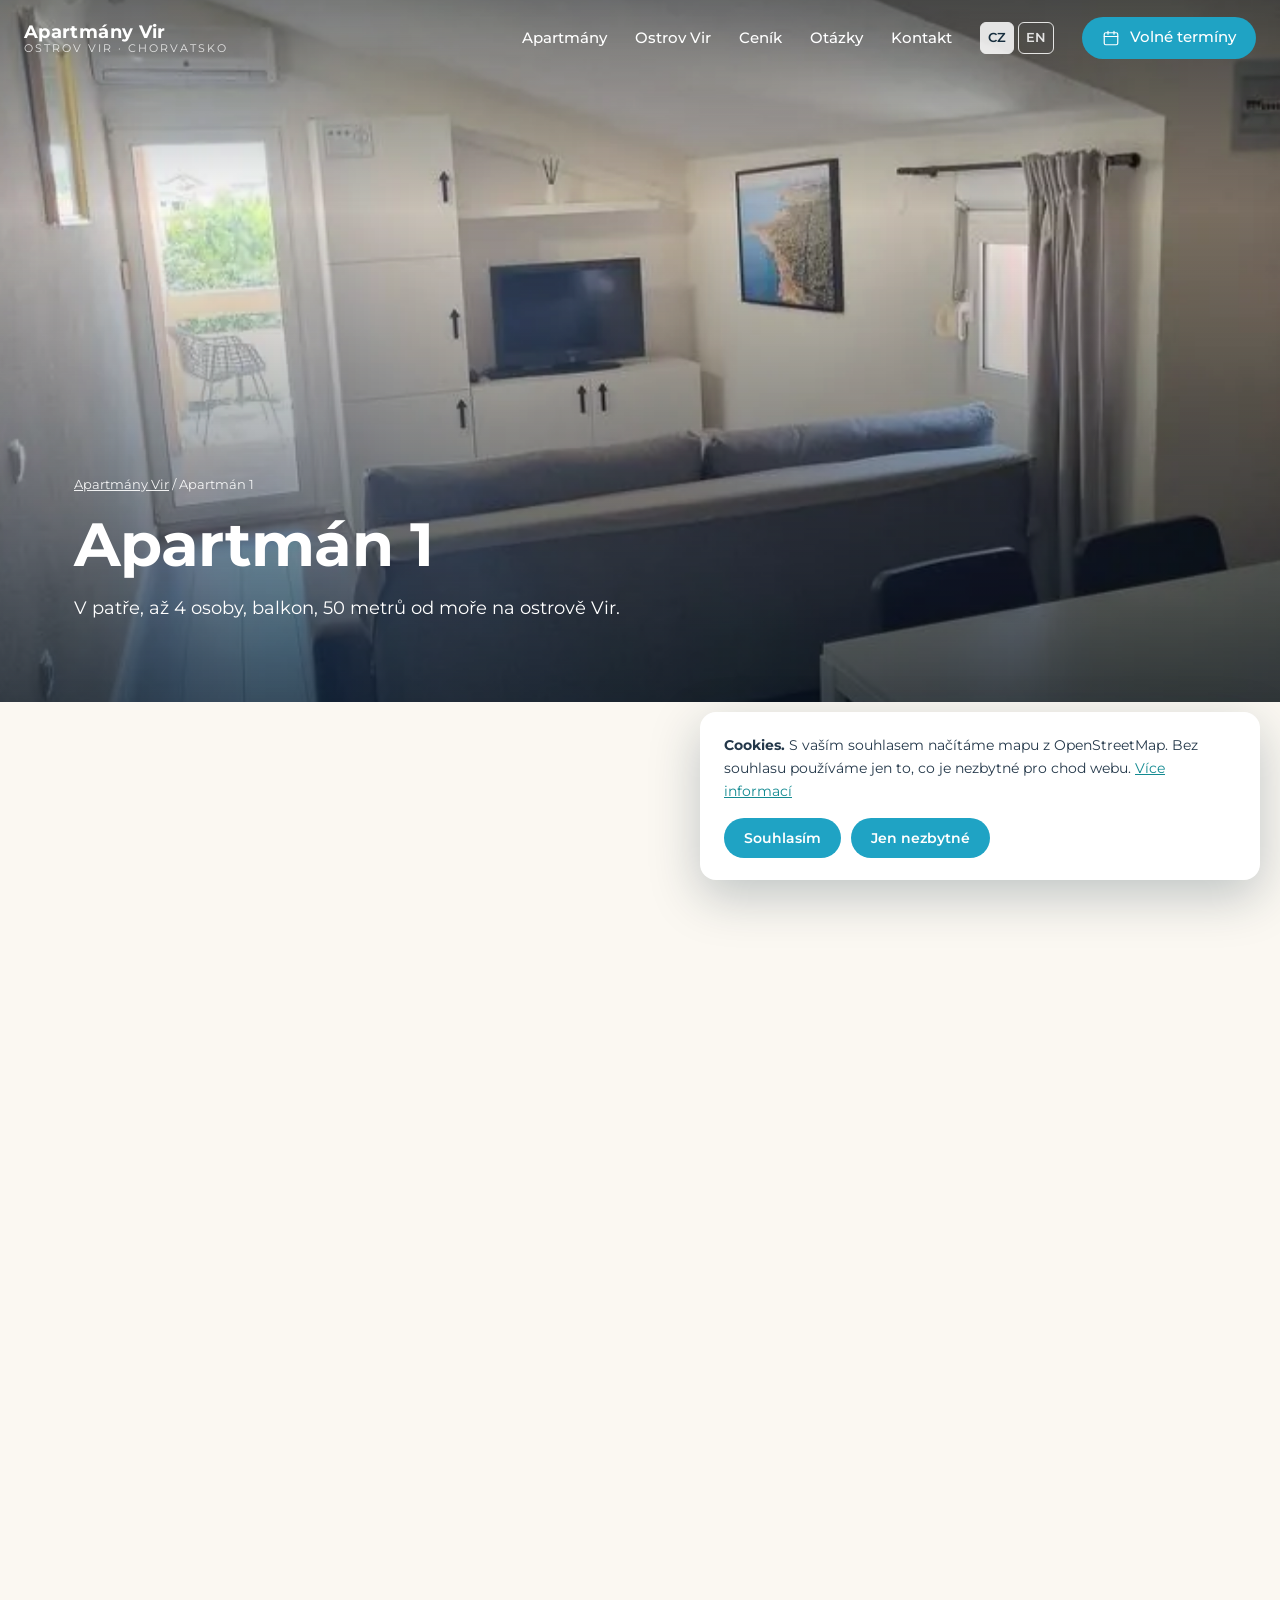
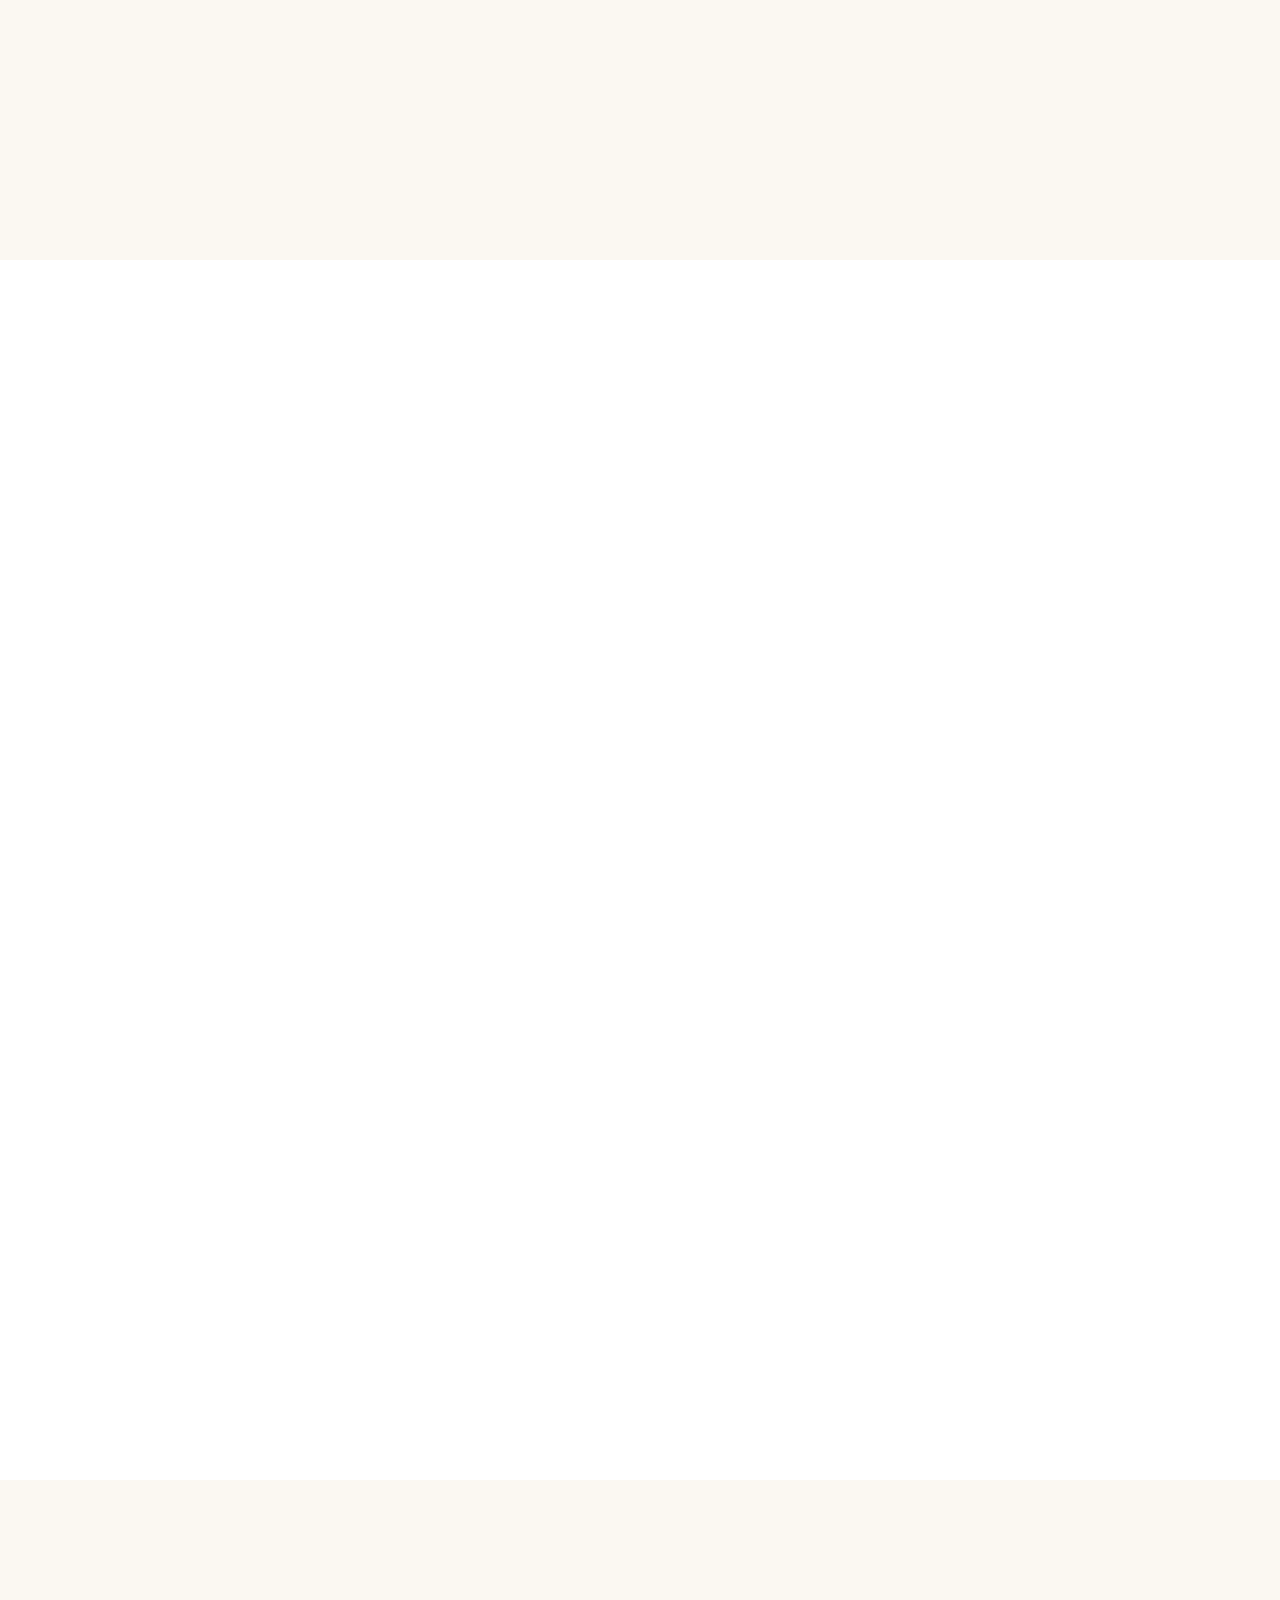
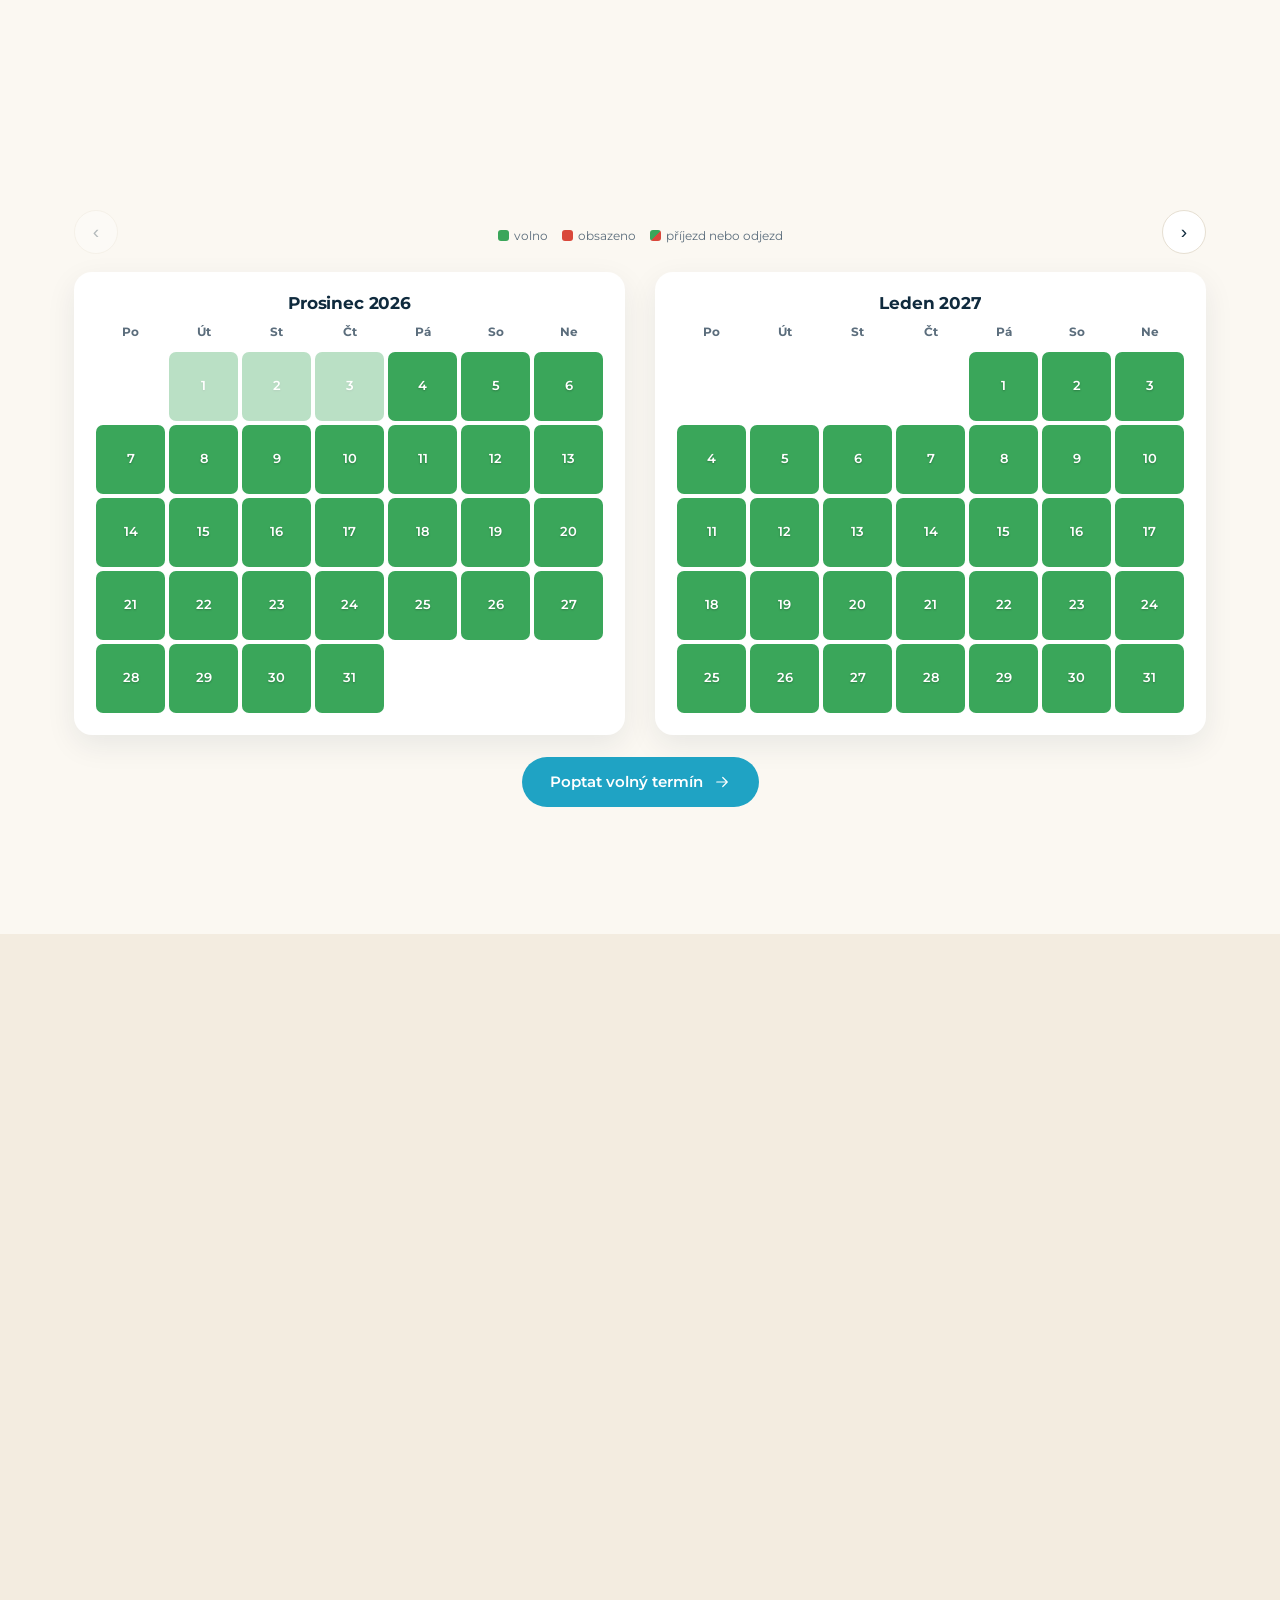
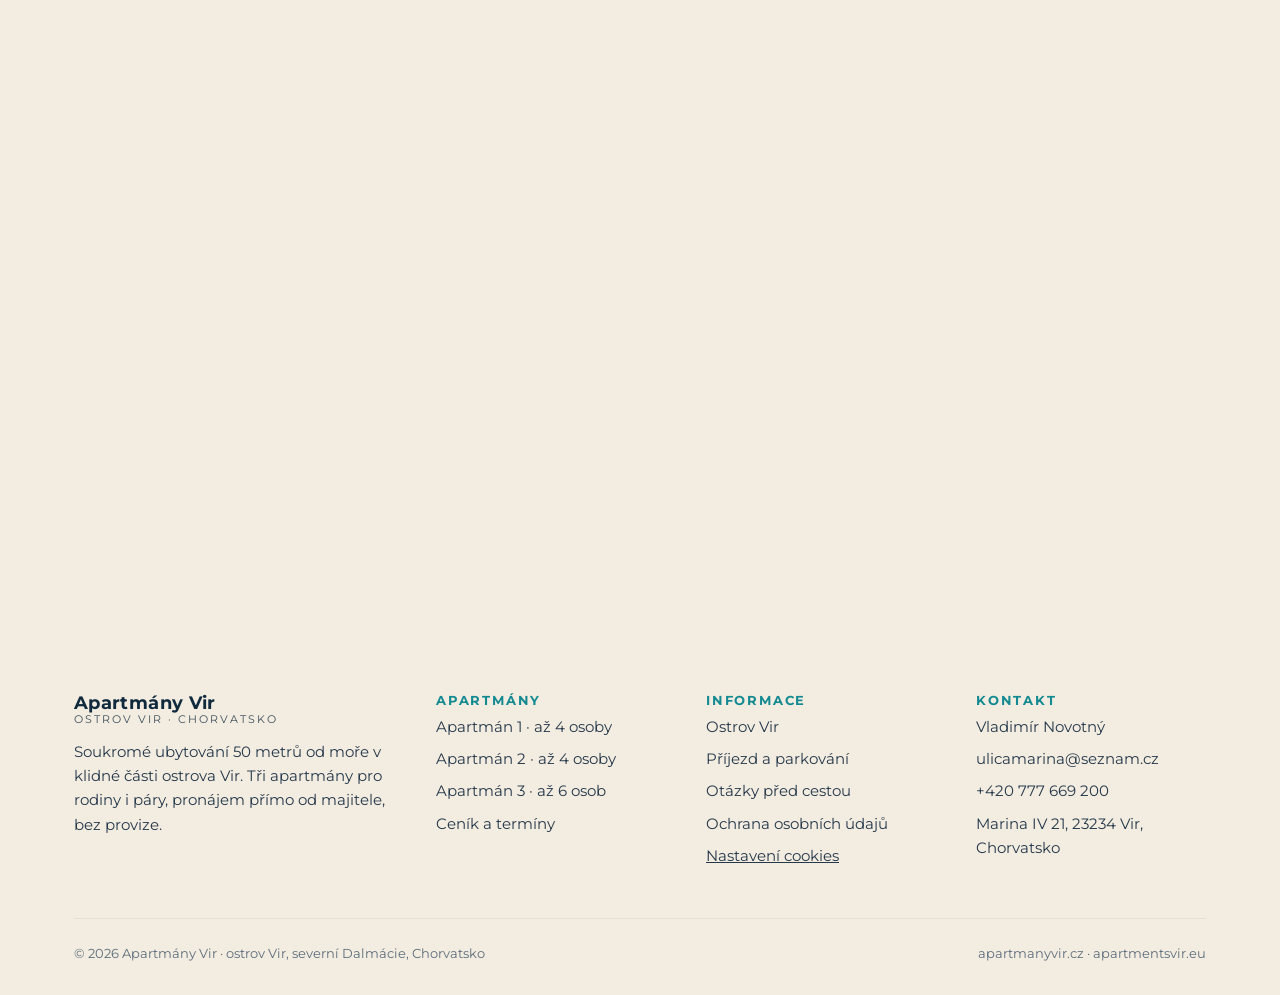
<file: apartman-1.html>
<!DOCTYPE html>
<html lang="cs" class="">
<head>
<meta charset="utf-8">
<meta name="viewport" content="width=device-width, initial-scale=1">
<title>Apartmán 1 na ostrově Vir | v patře, až 4 osoby, balkon, klimatizace</title>
<meta name="description" content="Apartmán 1 na ostrově Vir v Chorvatsku: ložnice, obývací pokoj s kuchyňským koutem a rozkládací pohovkou, balkon, klimatizace. 50 m od moře. Cena za týden od 18 500 Kč.">
<link rel="canonical" href="https://apartmanyvir.cz/apartman-1">
<meta name="robots" content="noindex, nofollow">
<meta name="theme-color" content="#0f2a3d">
<meta property="og:type" content="website">
<meta property="og:locale" content="cs_CZ">
<meta property="og:site_name" content="Apartmány Vir">
<meta property="og:title" content="Apartmán 1 na ostrově Vir | v patře, až 4 osoby, balkon, klimatizace">
<meta property="og:description" content="Apartmán 1 na ostrově Vir v Chorvatsku: ložnice, obývací pokoj s kuchyňským koutem a rozkládací pohovkou, balkon, klimatizace. 50 m od moře. Cena za týden od 18 500 Kč.">
<meta property="og:url" content="https://apartmanyvir.cz/apartman-1">
<meta property="og:image" content="https://apartmanyvir.cz/img/nahled-sdileni.jpg">
<meta property="og:image:width" content="1200">
<meta property="og:image:height" content="630">
<meta property="og:image:alt" content="Apartmány Vir, 50 m od moře na ostrově Vir">
<meta name="twitter:card" content="summary_large_image">
<meta name="geo.region" content="HR-13">
<meta name="geo.placename" content="Vir">
<meta name="geo.position" content="44.30928;15.085458">
<link rel="icon" href="favicon.svg" type="image/svg+xml">
<link rel="preload" href="assets/fonts/montserrat-latin-ext-700-normal.woff2" as="font" type="font/woff2" crossorigin>
<link rel="stylesheet" href="assets/css/style.css?v=ffb786a2">
<script type="application/ld+json">{
 "@context": "https://schema.org",
 "@graph": [
  {
   "@type": "Apartment",
   "@id": "https://apartmanyvir.cz/apartman-1#apartman",
   "name": "Apartmán 1, Apartmány Vir",
   "url": "https://apartmanyvir.cz/apartman-1",
   "description": "Apartmán 1 na ostrově Vir v Chorvatsku: ložnice, obývací pokoj s kuchyňským koutem a rozkládací pohovkou, balkon, klimatizace. 50 m od moře. Cena za týden od 18 500 Kč.",
   "image": "https://apartmanyvir.cz/img/apt1-obyvak.jpg",
   "numberOfBedrooms": 1,
   "numberOfBathroomsTotal": 1,
   "occupancy": {
    "@type": "QuantitativeValue",
    "maxValue": 4
   },
   "petsAllowed": "Po předchozí domluvě",
   "amenityFeature": [
    {
     "@type": "LocationFeatureSpecification",
     "name": "Klimatizace",
     "value": true
    },
    {
     "@type": "LocationFeatureSpecification",
     "name": "Wifi",
     "value": true
    },
    {
     "@type": "LocationFeatureSpecification",
     "name": "Televize",
     "value": true
    },
    {
     "@type": "LocationFeatureSpecification",
     "name": "Ložní prádlo a ručníky",
     "value": true
    },
    {
     "@type": "LocationFeatureSpecification",
     "name": "Paddleboardy zdarma",
     "value": true
    },
    {
     "@type": "LocationFeatureSpecification",
     "name": "Kola zdarma",
     "value": true
    },
    {
     "@type": "LocationFeatureSpecification",
     "name": "Lehátka na pláž zdarma",
     "value": true
    },
    {
     "@type": "LocationFeatureSpecification",
     "name": "Společný gril",
     "value": true
    },
    {
     "@type": "LocationFeatureSpecification",
     "name": "Dvůr s lehátky",
     "value": true
    },
    {
     "@type": "LocationFeatureSpecification",
     "name": "Dětská jídelní židlička zdarma",
     "value": true
    },
    {
     "@type": "LocationFeatureSpecification",
     "name": "Parkování 50 m od domu u pláže",
     "value": true
    },
    {
     "@type": "LocationFeatureSpecification",
     "name": "Balkon",
     "value": true
    }
   ],
   "address": {
    "@type": "PostalAddress",
    "streetAddress": "Marina IV 21",
    "postalCode": "23234",
    "addressLocality": "Vir",
    "addressRegion": "Zadarská župa",
    "addressCountry": "HR"
   },
   "geo": {
    "@type": "GeoCoordinates",
    "latitude": 44.30928,
    "longitude": 15.085458
   },
   "containedInPlace": {
    "@id": "https://apartmanyvir.cz/#ubytovani"
   }
  },
  {
   "@type": "LodgingBusiness",
   "@id": "https://apartmanyvir.cz/#ubytovani",
   "name": "Apartmány Vir",
   "alternateName": [
    "Apartmány ostrov Vir",
    "Apartments Vir"
   ],
   "description": "Tři apartmány 50 metrů od moře v klidné části ostrova Vir v Chorvatsku. Pronájem na celé týdny od soboty do soboty, přímo od majitele, bez provize.",
   "url": "https://apartmanyvir.cz/",
   "image": [
    "https://apartmanyvir.cz/img/tour-1-dvur-vecer.jpg",
    "https://apartmanyvir.cz/img/okoli-pohled-na-plaz.jpg"
   ],
   "telephone": "+420 777 669 200",
   "email": "ulicamarina@seznam.cz",
   "address": {
    "@type": "PostalAddress",
    "streetAddress": "Marina IV 21",
    "postalCode": "23234",
    "addressLocality": "Vir",
    "addressRegion": "Zadarská župa",
    "addressCountry": "HR"
   },
   "geo": {
    "@type": "GeoCoordinates",
    "latitude": 44.30928,
    "longitude": 15.085458
   },
   "priceRange": "18 500 až 30 000 Kč za týden",
   "currenciesAccepted": "CZK, EUR",
   "petsAllowed": "Po předchozí domluvě",
   "numberOfRooms": 3,
   "amenityFeature": [
    {
     "@type": "LocationFeatureSpecification",
     "name": "Klimatizace",
     "value": true
    },
    {
     "@type": "LocationFeatureSpecification",
     "name": "Wifi",
     "value": true
    },
    {
     "@type": "LocationFeatureSpecification",
     "name": "Televize",
     "value": true
    },
    {
     "@type": "LocationFeatureSpecification",
     "name": "Ložní prádlo a ručníky",
     "value": true
    },
    {
     "@type": "LocationFeatureSpecification",
     "name": "Paddleboardy zdarma",
     "value": true
    },
    {
     "@type": "LocationFeatureSpecification",
     "name": "Kola zdarma",
     "value": true
    },
    {
     "@type": "LocationFeatureSpecification",
     "name": "Lehátka na pláž zdarma",
     "value": true
    },
    {
     "@type": "LocationFeatureSpecification",
     "name": "Společný gril",
     "value": true
    },
    {
     "@type": "LocationFeatureSpecification",
     "name": "Dvůr s lehátky",
     "value": true
    },
    {
     "@type": "LocationFeatureSpecification",
     "name": "Dětská jídelní židlička zdarma",
     "value": true
    },
    {
     "@type": "LocationFeatureSpecification",
     "name": "Parkování 50 m od domu u pláže",
     "value": true
    }
   ],
   "hasMap": "https://mapy.cz/zakladni?x=15.085458&y=44.30928&z=17&source=coor&id=15.085458%2C44.30928",
   "containsPlace": [
    {
     "@id": "https://apartmanyvir.cz/apartman-1#apartman"
    },
    {
     "@id": "https://apartmanyvir.cz/apartman-2#apartman"
    },
    {
     "@id": "https://apartmanyvir.cz/apartman-3#apartman"
    }
   ],
   "makesOffer": [
    {
     "@type": "Offer",
     "name": "Apartmán 1, týden v červnu a září",
     "price": 18500,
     "priceCurrency": "CZK",
     "description": "Cena za celý apartmán na týden, příjezd i odjezd v sobotu.",
     "itemOffered": {
      "@id": "https://apartmanyvir.cz/apartman-1#apartman"
     }
    },
    {
     "@type": "Offer",
     "name": "Apartmán 1, týden v červenci a srpnu",
     "price": 23700,
     "priceCurrency": "CZK",
     "description": "Cena za celý apartmán na týden, příjezd i odjezd v sobotu.",
     "itemOffered": {
      "@id": "https://apartmanyvir.cz/apartman-1#apartman"
     }
    },
    {
     "@type": "Offer",
     "name": "Apartmán 2, týden v červnu a září",
     "price": 18500,
     "priceCurrency": "CZK",
     "description": "Cena za celý apartmán na týden, příjezd i odjezd v sobotu.",
     "itemOffered": {
      "@id": "https://apartmanyvir.cz/apartman-2#apartman"
     }
    },
    {
     "@type": "Offer",
     "name": "Apartmán 2, týden v červenci a srpnu",
     "price": 23700,
     "priceCurrency": "CZK",
     "description": "Cena za celý apartmán na týden, příjezd i odjezd v sobotu.",
     "itemOffered": {
      "@id": "https://apartmanyvir.cz/apartman-2#apartman"
     }
    },
    {
     "@type": "Offer",
     "name": "Apartmán 3, týden v červnu a září",
     "price": 25000,
     "priceCurrency": "CZK",
     "description": "Cena za celý apartmán na týden, příjezd i odjezd v sobotu.",
     "itemOffered": {
      "@id": "https://apartmanyvir.cz/apartman-3#apartman"
     }
    },
    {
     "@type": "Offer",
     "name": "Apartmán 3, týden v červenci a srpnu",
     "price": 30000,
     "priceCurrency": "CZK",
     "description": "Cena za celý apartmán na týden, příjezd i odjezd v sobotu.",
     "itemOffered": {
      "@id": "https://apartmanyvir.cz/apartman-3#apartman"
     }
    }
   ]
  },
  {
   "@type": "BreadcrumbList",
   "itemListElement": [
    {
     "@type": "ListItem",
     "position": 1,
     "name": "Apartmány Vir",
     "item": "https://apartmanyvir.cz/"
    },
    {
     "@type": "ListItem",
     "position": 2,
     "name": "Apartmán 1",
     "item": "https://apartmanyvir.cz/apartman-1"
    }
   ]
  }
 ]
}</script>
</head>
<body>
<a class="skip" href="#obsah">Přeskočit na obsah</a>
<svg xmlns="http://www.w3.org/2000/svg" style="display:none"><symbol id="i-vlny" viewBox="0 0 24 24"><path d="M2 15c2 0 2-1.5 4-1.5S8 15 10 15s2-1.5 4-1.5 2 1.5 4 1.5 2-1.5 4-1.5"/><path d="M2 19c2 0 2-1.5 4-1.5S8 19 10 19s2-1.5 4-1.5 2 1.5 4 1.5 2-1.5 4-1.5"/><circle cx="16" cy="7" r="3"/></symbol><symbol id="i-vlocka" viewBox="0 0 24 24"><path d="M12 2v20M4.9 6l14.2 12M19.1 6 4.9 18"/><path d="m9 4 3 2 3-2M9 20l3-2 3 2"/></symbol><symbol id="i-postel" viewBox="0 0 24 24"><path d="M3 18V7M3 14h18v4M21 14v-2a3 3 0 0 0-3-3h-7v5"/><circle cx="7" cy="11" r="1.6"/></symbol><symbol id="i-pohovka" viewBox="0 0 24 24"><path d="M4 11V8a2 2 0 0 1 2-2h12a2 2 0 0 1 2 2v3"/><path d="M2 13a2 2 0 0 1 4 0v2h12v-2a2 2 0 0 1 4 0v4H2z"/><path d="M5 17v2M19 17v2"/></symbol><symbol id="i-slunce" viewBox="0 0 24 24"><circle cx="12" cy="12" r="4"/><path d="M12 2v2M12 20v2M4.9 4.9l1.4 1.4M17.7 17.7l1.4 1.4M2 12h2M20 12h2M4.9 19.1l1.4-1.4M17.7 6.3l1.4-1.4"/></symbol><symbol id="i-wifi" viewBox="0 0 24 24"><path d="M2 8.5a15 15 0 0 1 20 0M5 12a10.5 10.5 0 0 1 14 0M8.5 15.5a5.5 5.5 0 0 1 7 0"/><circle cx="12" cy="19" r="1"/></symbol><symbol id="i-auto" viewBox="0 0 24 24"><path d="M5 16V11l2-5h10l2 5v5"/><path d="M3 16h18v3H3zM5 11h14"/><circle cx="7.5" cy="13.5" r=".8"/><circle cx="16.5" cy="13.5" r=".8"/></symbol><symbol id="i-most" viewBox="0 0 24 24"><path d="M2 10h20M4 10v9M20 10v9M12 10v9"/><path d="M4 10c2-4 6-5 8-5s6 1 8 5"/><path d="M2 21c2 0 2-1 4-1s2 1 4 1 2-1 4-1 2 1 4 1 2-1 4-1"/></symbol><symbol id="i-letadlo" viewBox="0 0 24 24"><path d="M2 16l20-8-3 9-6-2-3 4-1-5z"/><path d="M13 15l9-7"/></symbol><symbol id="i-paddle" viewBox="0 0 24 24"><ellipse cx="9" cy="14" rx="3" ry="8" transform="rotate(-30 9 14)"/><path d="M15 2l5 5M17.5 4.5 11 11"/></symbol><symbol id="i-kolo" viewBox="0 0 24 24"><circle cx="5.5" cy="16" r="3.5"/><circle cx="18.5" cy="16" r="3.5"/><path d="M5.5 16 9 9h6l3.5 7M9 9l3 7h-6.5M14 6h3l-2 3"/></symbol><symbol id="i-lehatko" viewBox="0 0 24 24"><path d="M3 18 8 9l5 4h8"/><path d="M6 18h15M8 9l-2-3"/><path d="M17 13v5"/></symbol><symbol id="i-gril" viewBox="0 0 24 24"><path d="M4 10h16a8 8 0 0 1-16 0z"/><path d="M8 18l-2 4M16 18l2 4M9 6c0-1 1-1 1-2M13 6c0-1 1-1 1-2"/></symbol><symbol id="i-zidlicka" viewBox="0 0 24 24"><path d="M7 3h10v7H7zM6 10h12M8 10l-2 11M16 10l2 11M7 16h10"/></symbol><symbol id="i-tlapka" viewBox="0 0 24 24"><circle cx="7" cy="9" r="1.8"/><circle cx="11" cy="6" r="1.8"/><circle cx="15" cy="6.5" r="1.8"/><circle cx="18" cy="10" r="1.8"/><path d="M8 17c0-3 2-5 4.5-5S17 14 17 17c0 2-2 2.5-4.5 2.5S8 19 8 17z"/></symbol><symbol id="i-kuchyn" viewBox="0 0 24 24"><path d="M4 3h16v18H4zM4 9h16M8 6h.01M12 6h.01M9 13h6v4H9z"/></symbol><symbol id="i-kava" viewBox="0 0 24 24"><path d="M5 8h11v6a5 5 0 0 1-5 5h-1a5 5 0 0 1-5-5z"/><path d="M16 9h2a2 2 0 0 1 0 4h-2M8 2v3M12 2v3"/></symbol><symbol id="i-sprcha" viewBox="0 0 24 24"><path d="M4 21V6a3 3 0 0 1 6 0"/><path d="M8 6h6l-1 3H9z"/><path d="M10 12v1M13 12v1M11.5 15v1M16 12l-.5 1M14 16v1"/></symbol><symbol id="i-osoby" viewBox="0 0 24 24"><circle cx="9" cy="7" r="3.5"/><path d="M2 21c0-4 3-6.5 7-6.5s7 2.5 7 6.5"/><circle cx="17" cy="8" r="2.5"/><path d="M17 13.5c3 0 5 2 5 5"/></symbol><symbol id="i-kalendar" viewBox="0 0 24 24"><rect x="3" y="5" width="18" height="16" rx="2"/><path d="M3 10h18M8 3v4M16 3v4"/></symbol><symbol id="i-sipka" viewBox="0 0 24 24"><path d="M5 12h14M13 6l6 6-6 6"/></symbol><symbol id="i-mail" viewBox="0 0 24 24"><rect x="3" y="5" width="18" height="14" rx="2"/><path d="m3 7 9 6 9-6"/></symbol><symbol id="i-telefon" viewBox="0 0 24 24"><path d="M5 3h4l2 5-2.5 1.5a11 11 0 0 0 6 6L16 13l5 2v4a2 2 0 0 1-2 2A16 16 0 0 1 3 5a2 2 0 0 1 2-2"/></symbol><symbol id="i-pin" viewBox="0 0 24 24"><path d="M12 21s-7-6.2-7-11.5A7 7 0 0 1 19 9.5C19 14.8 12 21 12 21z"/><circle cx="12" cy="9.5" r="2.5"/></symbol><symbol id="i-majak" viewBox="0 0 24 24"><path d="M10 22l1-13h2l1 13zM9 9h6M10.5 9 11 5h2l.5 4M12 3v2"/><path d="M4 6l5 1.5M20 6l-5 1.5M4 22h16"/></symbol><symbol id="i-mesto" viewBox="0 0 24 24"><path d="M3 21V10l4-3 4 3v11M11 21V6l5-3 5 3v15M3 21h18M6 13h2M6 17h2M14 9h4M14 13h4M14 17h4"/></symbol><symbol id="i-dite" viewBox="0 0 24 24"><circle cx="12" cy="6" r="3"/><path d="M12 9v6M8 12h8M10 21l2-6 2 6"/></symbol><symbol id="i-terasa" viewBox="0 0 24 24"><path d="M3 21V11l9-7 9 7v10"/><path d="M3 15h18M7 15v6M12 15v6M17 15v6"/></symbol><symbol id="i-balkon" viewBox="0 0 24 24"><rect x="7" y="3" width="10" height="10" rx="1"/><path d="M12 3v10M3 13h18M5 13v8M9 13v8M15 13v8M19 13v8M3 21h18"/></symbol><symbol id="i-dvur" viewBox="0 0 24 24"><path d="M3 21h18M5 21V10M19 21V10M3 10h18"/><path d="M9 21v-5h6v5"/><path d="M12 3c-2 2-2 4 0 6 2-2 2-4 0-6z"/></symbol><symbol id="i-check" viewBox="0 0 24 24"><path d="m5 12 4 4 10-10"/></symbol><symbol id="i-menu" viewBox="0 0 24 24"><path d="M3 6h18M3 12h18M3 18h18"/></symbol><symbol id="i-prt" viewBox="0 0 24 24"><path d="M4 7h16v12H4zM4 7l2-3h12l2 3M9 11h6"/></symbol></svg>
<header class="hlavicka">
 <div class="wrap">
  <a class="logo" href="./"><b>Apartmány Vir</b><small>Ostrov Vir · Chorvatsko</small></a>
  <button class="burger" aria-label="Menu" aria-expanded="false" aria-controls="menu"><svg class="ikona" aria-hidden="true"><use href="#i-menu"/></svg></button>
  <nav class="menu" id="menu" aria-label="Hlavní menu">
   <a href="./#apartmany">Apartmány</a>
   <a href="./#ostrov-vir">Ostrov Vir</a>
   <a href="./#cenik">Ceník</a>
   <a href="./#otazky">Otázky</a>
   <a href="./#kontakt">Kontakt</a>
   <span class="jazyk" aria-label="Jazyk"><span class="aktivni"><em>CZ</em></span><span title="Anglickou verzi na apartmentsvir.eu připravujeme">EN</span></span>
   <a class="btn btn--azur btn--maly" href="./#poptavka"><svg class="ikona" aria-hidden="true"><use href="#i-kalendar"/></svg> Volné termíny</a>
  </nav>
 </div>
</header>
<main id="obsah">

<section class="apt-hero">
 <div class="apt-hero__foto" data-parallax="0.15"><picture><source type="image/webp" srcset="img/apt1-obyvak-2-m.webp 800w, img/apt1-obyvak-2.webp 1920w" sizes="(max-width:900px) 100vw, 50vw"><img src="img/apt1-obyvak-2.jpg" srcset="img/apt1-obyvak-2-m.jpg 800w, img/apt1-obyvak-2.jpg 1920w" sizes="(max-width:900px) 100vw, 50vw" alt="Apartmán 1, apartmán na ostrově Vir" decoding="async" fetchpriority="high"></picture></div>
 <div class="wrap">
  <nav class="drobky" aria-label="Drobečková navigace"><a href="./">Apartmány Vir</a> / Apartmán 1</nav>
  <h1>Apartmán 1</h1>
  <p>V patře, až 4 osoby, balkon, 50 metrů od moře na ostrově Vir.</p>
 </div>
</section>

<section class="sekce">
 <div class="wrap apt-info">
  <div>
   <span class="stitek" data-reveal>Apartmán na ostrově Vir</span>
   <h2 data-reveal data-delay="1">Útulný apartmán v patře pro 2 až 4 osoby s vlastním balkonem.</h2>
   <p data-reveal data-delay="2">Apartmán 1 je v patře domu a hodí se pro pár i pro rodinu s dětmi, maximálně pro 4 osoby. Má ložnici s manželskou postelí, obývací pokoj s kuchyňským koutem a rozkládací pohovkou, koupelnu se sprchovým koutem a WC.</p><p data-reveal data-delay="2">Ráno si dáte kávu na vlastním balkoně, odkud je mezi domy vidět kousek moře. Odpoledne jste za pár minut na pláži. Pokoje jsou klimatizované, ložní prádlo a ručníky jsou připravené.</p>
   <ul class="parametry" data-reveal data-delay="3" style="margin-top:24px">
      <li><svg class="ikona" aria-hidden="true"><use href="#i-osoby"/></svg> až 4 osoby</li>
      <li><svg class="ikona" aria-hidden="true"><use href="#i-postel"/></svg> 1 ložnice</li>
      <li><svg class="ikona" aria-hidden="true"><use href="#i-balkon"/></svg> Balkon</li>
      <li><svg class="ikona" aria-hidden="true"><use href="#i-vlocka"/></svg> Klimatizace</li>
     </ul>
   <div class="vybaveni">
    <div data-reveal data-delay="1"><h3><svg class="ikona" aria-hidden="true"><use href="#i-postel"/></svg> Spaní</h3><ul><li>Ložnice s manželskou postelí</li><li>Rozkládací pohovka v obývacím pokoji</li><li>Ložní prádlo a ručníky pro 4 osoby</li></ul></div><div data-reveal data-delay="2"><h3><svg class="ikona" aria-hidden="true"><use href="#i-kuchyn"/></svg> Kuchyňský kout</h3><ul><li>Indukční varná deska a digestoř</li><li>Mikrovlnná trouba (trouba není)</li><li>Kombinovaná lednice s mrazákem</li><li>Kávovar na kapsle různých velikostí</li><li>Rychlovarná konvice a základní nádobí</li></ul></div><div data-reveal data-delay="1"><h3><svg class="ikona" aria-hidden="true"><use href="#i-sprcha"/></svg> Koupelna</h3><ul><li>Sprchový kout</li><li>WC v koupelně</li><li>Ručníky v ceně</li></ul></div><div data-reveal data-delay="2"><h3><svg class="ikona" aria-hidden="true"><use href="#i-balkon"/></svg> Venku a navíc</h3><ul><li>Vlastní balkon s posezením, mezi domy je vidět kousek moře</li><li>Klimatizace, wifi a televize</li><li>Společný gril a dvůr s lehátky</li><li>Paddleboardy, kola a lehátka na pláž zdarma</li></ul></div>
   </div>
  </div>
  <aside class="apt-panel" data-reveal="vpravo">
   <div class="cena"><small>týden od</small><b>18 500 Kč</b></div>
   <table>
    <tr><td>Červen a září</td><td>18 500 Kč</td></tr>
    <tr><td>Červenec a srpen</td><td>23 700 Kč</td></tr>
    <tr><td>Ostatní měsíce</td><td>na dotaz</td></tr>
   </table>
   <p style="font-size:.88rem;color:var(--text-svetly)">Cena za celý apartmán na týden. Příjezd i odjezd vždy v sobotu.</p>
   <a class="btn btn--azur" style="width:100%;justify-content:center" href="./?apt=1#poptavka">Poptat termín</a>
   <a class="btn btn--obrys btn--maly" style="width:100%;justify-content:center;margin-top:10px" href="#obsazenost">Kalendář obsazenosti</a>
  </aside>
 </div>
</section>

<section class="sekce sekce--bila" id="fotky">
 <div class="wrap">
  <div class="sekce-hlava"><span class="stitek" data-reveal>Fotogalerie</span><h2 data-reveal data-delay="1">Jak to v apartmánu vypadá</h2></div>
  <div class="galerie">
   <a href="img/apt1-obyvak.jpg" data-reveal data-delay="1"><picture><source type="image/webp" srcset="img/apt1-obyvak-m.webp"><img src="img/apt1-obyvak-m.jpg" alt="Obývací pokoj s rozkládací pohovkou" loading="lazy" decoding="async" ></picture><span>Obývací pokoj s rozkládací pohovkou</span></a><a href="img/apt1-obyvak-2.jpg" data-reveal data-delay="2"><picture><source type="image/webp" srcset="img/apt1-obyvak-2-m.webp"><img src="img/apt1-obyvak-2-m.jpg" alt="Obývací pokoj s dveřmi na balkon" loading="lazy" decoding="async" ></picture><span>Obývací pokoj s dveřmi na balkon</span></a><a href="img/apt1-kuchyn.jpg" data-reveal data-delay="3"><picture><source type="image/webp" srcset="img/apt1-kuchyn-m.webp"><img src="img/apt1-kuchyn-m.jpg" alt="Kuchyňský kout a jídelní stůl" loading="lazy" decoding="async" ></picture><span>Kuchyňský kout a jídelní stůl</span></a><a href="img/apt1-loznice.jpg" data-reveal data-delay="1"><picture><source type="image/webp" srcset="img/apt1-loznice-m.webp"><img src="img/apt1-loznice-m.jpg" alt="Ložnice s manželskou postelí" loading="lazy" decoding="async" ></picture><span>Ložnice s manželskou postelí</span></a><a href="img/apt1-balkon.jpg" data-reveal data-delay="2"><picture><source type="image/webp" srcset="img/apt1-balkon-m.webp"><img src="img/apt1-balkon-m.jpg" alt="Balkon s posezením a kvetoucím oleandrem" loading="lazy" decoding="async" ></picture><span>Balkon s posezením a kvetoucím oleandrem</span></a><a href="img/apt1-kuchyn-2.jpg" data-reveal data-delay="3"><picture><source type="image/webp" srcset="img/apt1-kuchyn-2-m.webp"><img src="img/apt1-kuchyn-2-m.jpg" alt="Kuchyňský kout s mikrovlnkou a lednicí" loading="lazy" decoding="async" ></picture><span>Kuchyňský kout s mikrovlnkou a lednicí</span></a><a href="img/apt1-gauc.jpg" data-reveal data-delay="1"><picture><source type="image/webp" srcset="img/apt1-gauc-m.webp"><img src="img/apt1-gauc-m.jpg" alt="Rozkládací pohovka pro další dvě osoby" loading="lazy" decoding="async" ></picture><span>Rozkládací pohovka pro další dvě osoby</span></a><a href="img/apt1-koupelna.jpg" data-reveal data-delay="2"><picture><source type="image/webp" srcset="img/apt1-koupelna-m.webp"><img src="img/apt1-koupelna-m.jpg" alt="Koupelna s WC" loading="lazy" decoding="async" ></picture><span>Koupelna s WC</span></a><a href="img/apt1-sprcha.jpg" data-reveal data-delay="3"><picture><source type="image/webp" srcset="img/apt1-sprcha-m.webp"><img src="img/apt1-sprcha-m.jpg" alt="Sprchový kout" loading="lazy" decoding="async" ></picture><span>Sprchový kout</span></a><a href="img/apt1-chodba.jpg" data-reveal data-delay="1"><picture><source type="image/webp" srcset="img/apt1-chodba-m.webp"><img src="img/apt1-chodba-m.jpg" alt="Chodba apartmánu" loading="lazy" decoding="async" ></picture><span>Chodba apartmánu</span></a><a href="img/schody-horni-apartmany.jpg" data-reveal data-delay="2"><picture><source type="image/webp" srcset="img/schody-horni-apartmany-m.webp"><img src="img/schody-horni-apartmany-m.jpg" alt="Venkovní schodiště do apartmánů v patře" loading="lazy" decoding="async" ></picture><span>Venkovní schodiště do apartmánů v patře</span></a>
  </div>
 </div>
</section>

<section class="sekce" id="obsazenost">
 <div class="wrap" data-kalendar="1">
  <div class="sekce-hlava">
   <span class="stitek" data-reveal>Volné termíny</span>
   <h2 data-reveal data-delay="1">Kalendář obsazenosti</h2>
   <p class="uvod" data-reveal data-delay="2">Turnusy začínají i končí v sobotu. Půlený čtvereček znamená den příjezdu nebo odjezdu. <span class="demo-stitek" data-ukazka hidden>ukázková data, kalendář napojujeme</span></p>
  </div>
  <div class="kal-ovladani">
   <button data-kal-pred aria-label="Předchozí měsíc">‹</button>
   <div class="legenda"><span><i class="l-volno"></i>volno</span><span><i class="l-obsazeno"></i>obsazeno</span><span><i class="l-vymena"></i>příjezd nebo odjezd</span></div>
   <button data-kal-dal aria-label="Další měsíc">›</button>
  </div>
  <div class="kalendare"></div>
  <p style="margin-top:22px;text-align:center"><a class="btn btn--azur" href="./?apt=1#poptavka">Poptat volný termín <svg class="ikona" aria-hidden="true"><use href="#i-sipka"/></svg></a></p>
 </div>
</section>

<section class="sekce sekce--pisek">
 <div class="wrap">
  <div class="sekce-hlava"><span class="stitek" data-reveal>Další apartmány v domě</span><h2 data-reveal data-delay="1">Jedete s přáteli? Vezměte dva apartmány</h2></div>
  <div class="dalsi-apt">
   <article class="karta" data-reveal data-delay="1">
    <a class="karta__foto" href="apartman-2"><picture><source type="image/webp" srcset="img/apt2-loznice-2-m.webp"><img src="img/apt2-loznice-2-m.jpg" alt="Apartmán 2 na ostrově Vir" loading="lazy" decoding="async" ></picture><span class="karta__patro">v patře</span></a>
    <div class="karta__telo">
     <h3><a href="apartman-2">Apartmán 2</a></h3>
     <p class="karta__kapacita">Světlý apartmán v patře pro 2 až 4 osoby s vlastním balkonem.</p>
     <ul class="parametry">
      <li><svg class="ikona" aria-hidden="true"><use href="#i-osoby"/></svg> až 4 osoby</li>
      <li><svg class="ikona" aria-hidden="true"><use href="#i-postel"/></svg> 1 ložnice</li>
      <li><svg class="ikona" aria-hidden="true"><use href="#i-balkon"/></svg> Balkon</li>
      <li><svg class="ikona" aria-hidden="true"><use href="#i-vlocka"/></svg> Klimatizace</li>
     </ul>
     <div class="tydny">
      <div class="tydny__nadpis"><span>Volné týdny, léto 2027</span><span class="demo-stitek" data-ukazka hidden>ukázka</span></div>
      <div class="tydny__radek" data-tydny="2"></div>
      <div class="legenda"><span><i class="l-volno"></i>volno, klikněte pro poptávku</span><span><i class="l-obsazeno"></i>obsazeno</span></div>
     </div>
     <div class="cena"><small>týden od</small><b>18 500 Kč</b><small>červen a září · 23 700 Kč červenec a srpen</small></div>
     <div class="karta__akce" style="margin-top:18px">
      <a class="btn btn--obrys btn--maly" href="apartman-2">Fotky a vybavení</a>
      <a class="btn btn--azur btn--maly" href="./?apt=2#poptavka">Poptat termín</a>
     </div>
    </div>
   </article><article class="karta" data-reveal data-delay="2">
    <a class="karta__foto" href="apartman-3"><picture><source type="image/webp" srcset="img/tour-3-apt3-jidelna-m.webp"><img src="img/tour-3-apt3-jidelna-m.jpg" alt="Apartmán 3 na ostrově Vir" loading="lazy" decoding="async" ></picture><span class="karta__patro">v přízemí</span></a>
    <div class="karta__telo">
     <h3><a href="apartman-3">Apartmán 3</a></h3>
     <p class="karta__kapacita">Největší apartmán v přízemí pro rodinu nebo dva páry, až 6 osob, s prostornou terasou.</p>
     <ul class="parametry">
      <li><svg class="ikona" aria-hidden="true"><use href="#i-osoby"/></svg> až 6 osob</li>
      <li><svg class="ikona" aria-hidden="true"><use href="#i-postel"/></svg> 2 ložnice</li>
      <li><svg class="ikona" aria-hidden="true"><use href="#i-terasa"/></svg> Terasa</li>
      <li><svg class="ikona" aria-hidden="true"><use href="#i-vlocka"/></svg> Klimatizace</li>
     </ul>
     <div class="tydny">
      <div class="tydny__nadpis"><span>Volné týdny, léto 2027</span><span class="demo-stitek" data-ukazka hidden>ukázka</span></div>
      <div class="tydny__radek" data-tydny="3"></div>
      <div class="legenda"><span><i class="l-volno"></i>volno, klikněte pro poptávku</span><span><i class="l-obsazeno"></i>obsazeno</span></div>
     </div>
     <div class="cena"><small>týden od</small><b>25 000 Kč</b><small>červen a září · 30 000 Kč červenec a srpen</small></div>
     <div class="karta__akce" style="margin-top:18px">
      <a class="btn btn--obrys btn--maly" href="apartman-3">Fotky a vybavení</a>
      <a class="btn btn--azur btn--maly" href="./?apt=3#poptavka">Poptat termín</a>
     </div>
    </div>
   </article>
  </div>
 </div>
</section>
</main>
<footer class="paticka">
 <div class="wrap">
  <div class="paticka__mriz">
   <div>
    <a class="logo" href="./" style="color:var(--navy)"><b>Apartmány Vir</b><small>Ostrov Vir · Chorvatsko</small></a>
    <p style="margin-top:14px">Soukromé ubytování 50 metrů od moře v klidné části ostrova Vir. Tři apartmány pro rodiny i páry, pronájem přímo od majitele, bez provize.</p>
   </div>
   <div>
    <h4>Apartmány</h4>
    <ul>
     <li><a href="apartman-1">Apartmán 1 · až 4 osoby</a></li>
     <li><a href="apartman-2">Apartmán 2 · až 4 osoby</a></li>
     <li><a href="apartman-3">Apartmán 3 · až 6 osob</a></li>
     <li><a href="./#cenik">Ceník a termíny</a></li>
    </ul>
   </div>
   <div>
    <h4>Informace</h4>
    <ul>
     <li><a href="./#ostrov-vir">Ostrov Vir</a></li>
     <li><a href="./#prijezd">Příjezd a parkování</a></li>
     <li><a href="./#otazky">Otázky před cestou</a></li>
     <li><a href="ochrana-udaju">Ochrana osobních údajů</a></li>
     <li><button class="odkaz-tlacitko" data-cookies-nastaveni>Nastavení cookies</button></li>
    </ul>
   </div>
   <div>
    <h4>Kontakt</h4>
    <ul>
     <li>Vladimír Novotný</li>
     <li><a data-mail href="mailto:ulicamarina@seznam.cz">ulicamarina@seznam.cz</a></li>
     <li><a data-tel href="tel:+420777669200">+420 777 669 200</a></li>
     <li>Marina IV 21, 23234 Vir, Chorvatsko</li>
    </ul>
   </div>
  </div>
  <div class="paticka__spodek">
   <span>© 2026 Apartmány Vir · ostrov Vir, severní Dalmácie, Chorvatsko</span>
   <span>apartmanyvir.cz · apartmentsvir.eu</span>
  </div>
 </div>
</footer>
<div class="cookies" role="dialog" aria-label="Souhlas s cookies">
 <p><b>Cookies.</b> S vaším souhlasem načítáme mapu z OpenStreetMap. Bez souhlasu používáme jen to, co je nezbytné pro chod webu. <a href="ochrana-udaju">Více informací</a></p>
 <div class="cookies__akce">
  <button class="btn btn--azur btn--maly" data-souhlas="ano">Souhlasím</button>
  <button class="btn btn--azur btn--maly" data-souhlas="ne">Jen nezbytné</button>
 </div>
</div>
<a class="btn btn--azur plovouci" href="./#poptavka"><svg class="ikona" aria-hidden="true"><use href="#i-kalendar"/></svg> Poptat termín</a>
<script src="assets/js/nastaveni.js?v=7039b00a"></script>
<script src="assets/js/main.js?v=0e4a499b"></script>
</body>
</html>
</file>
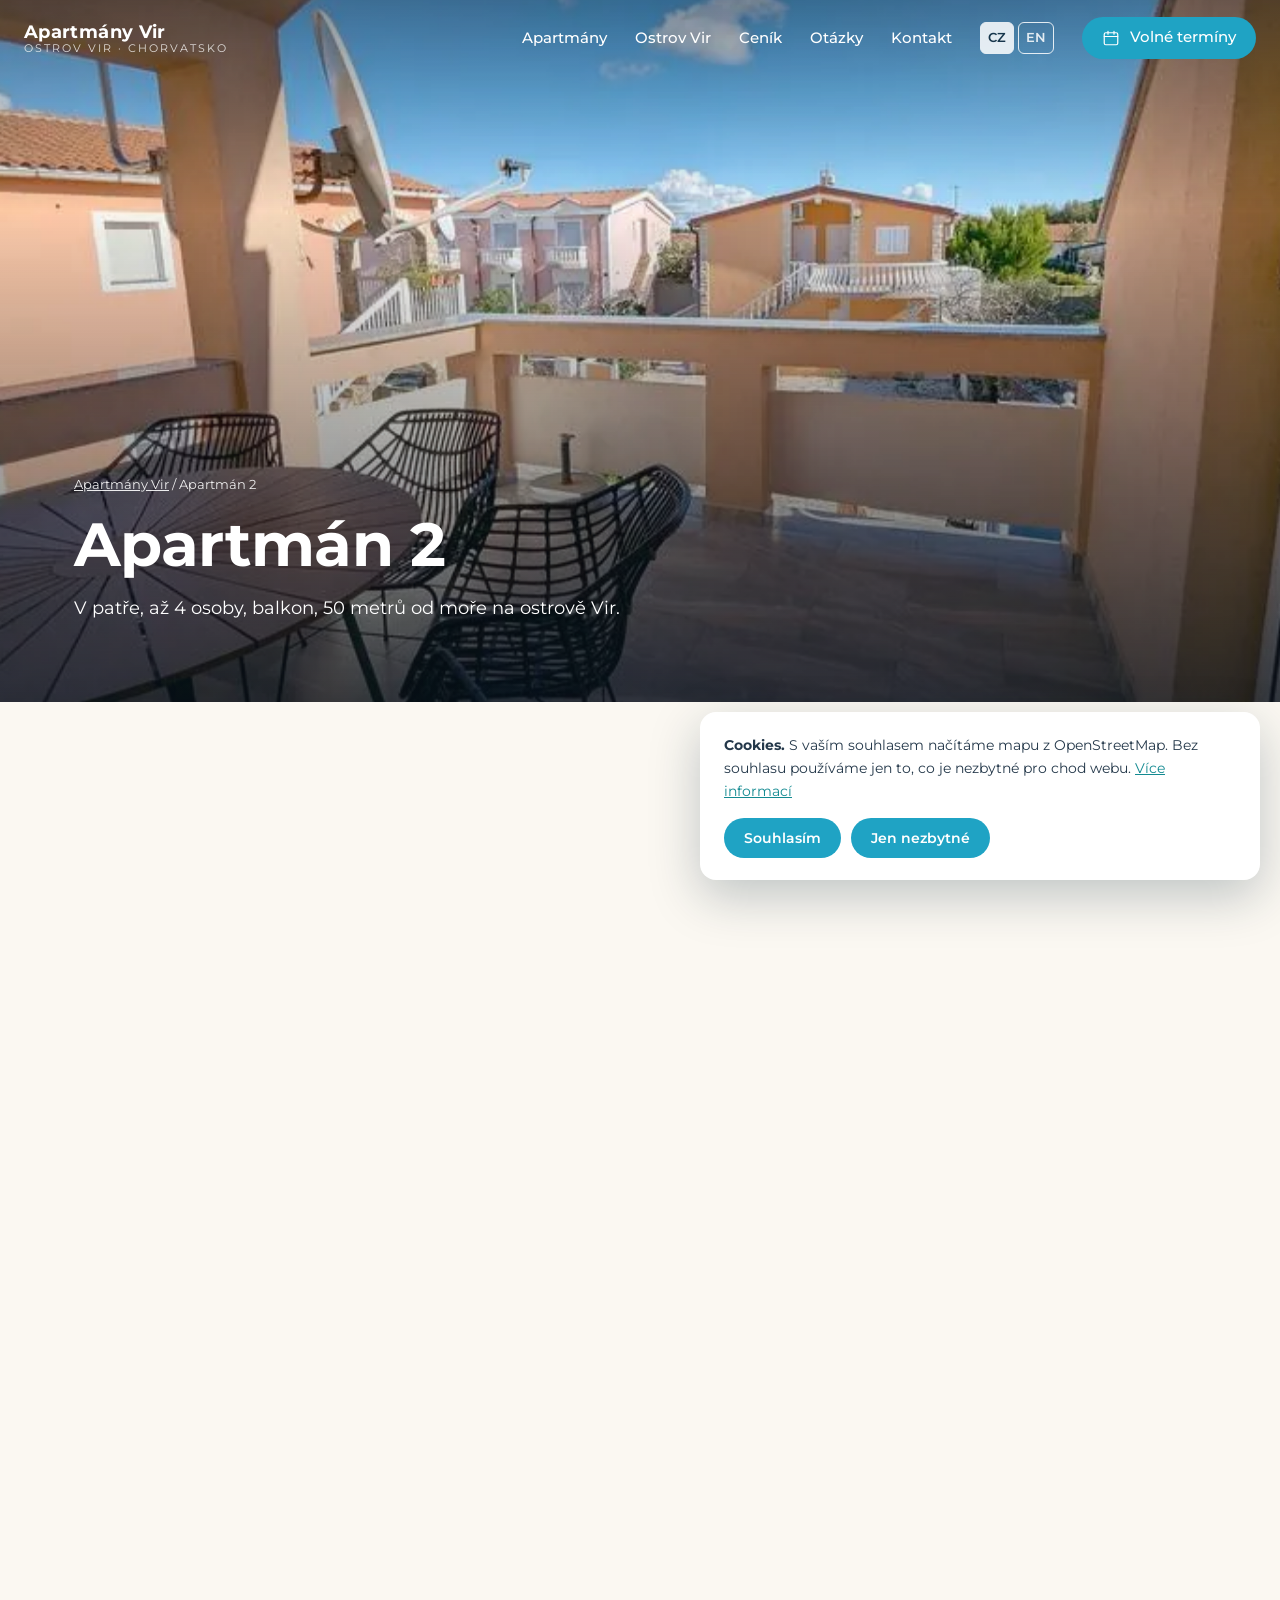
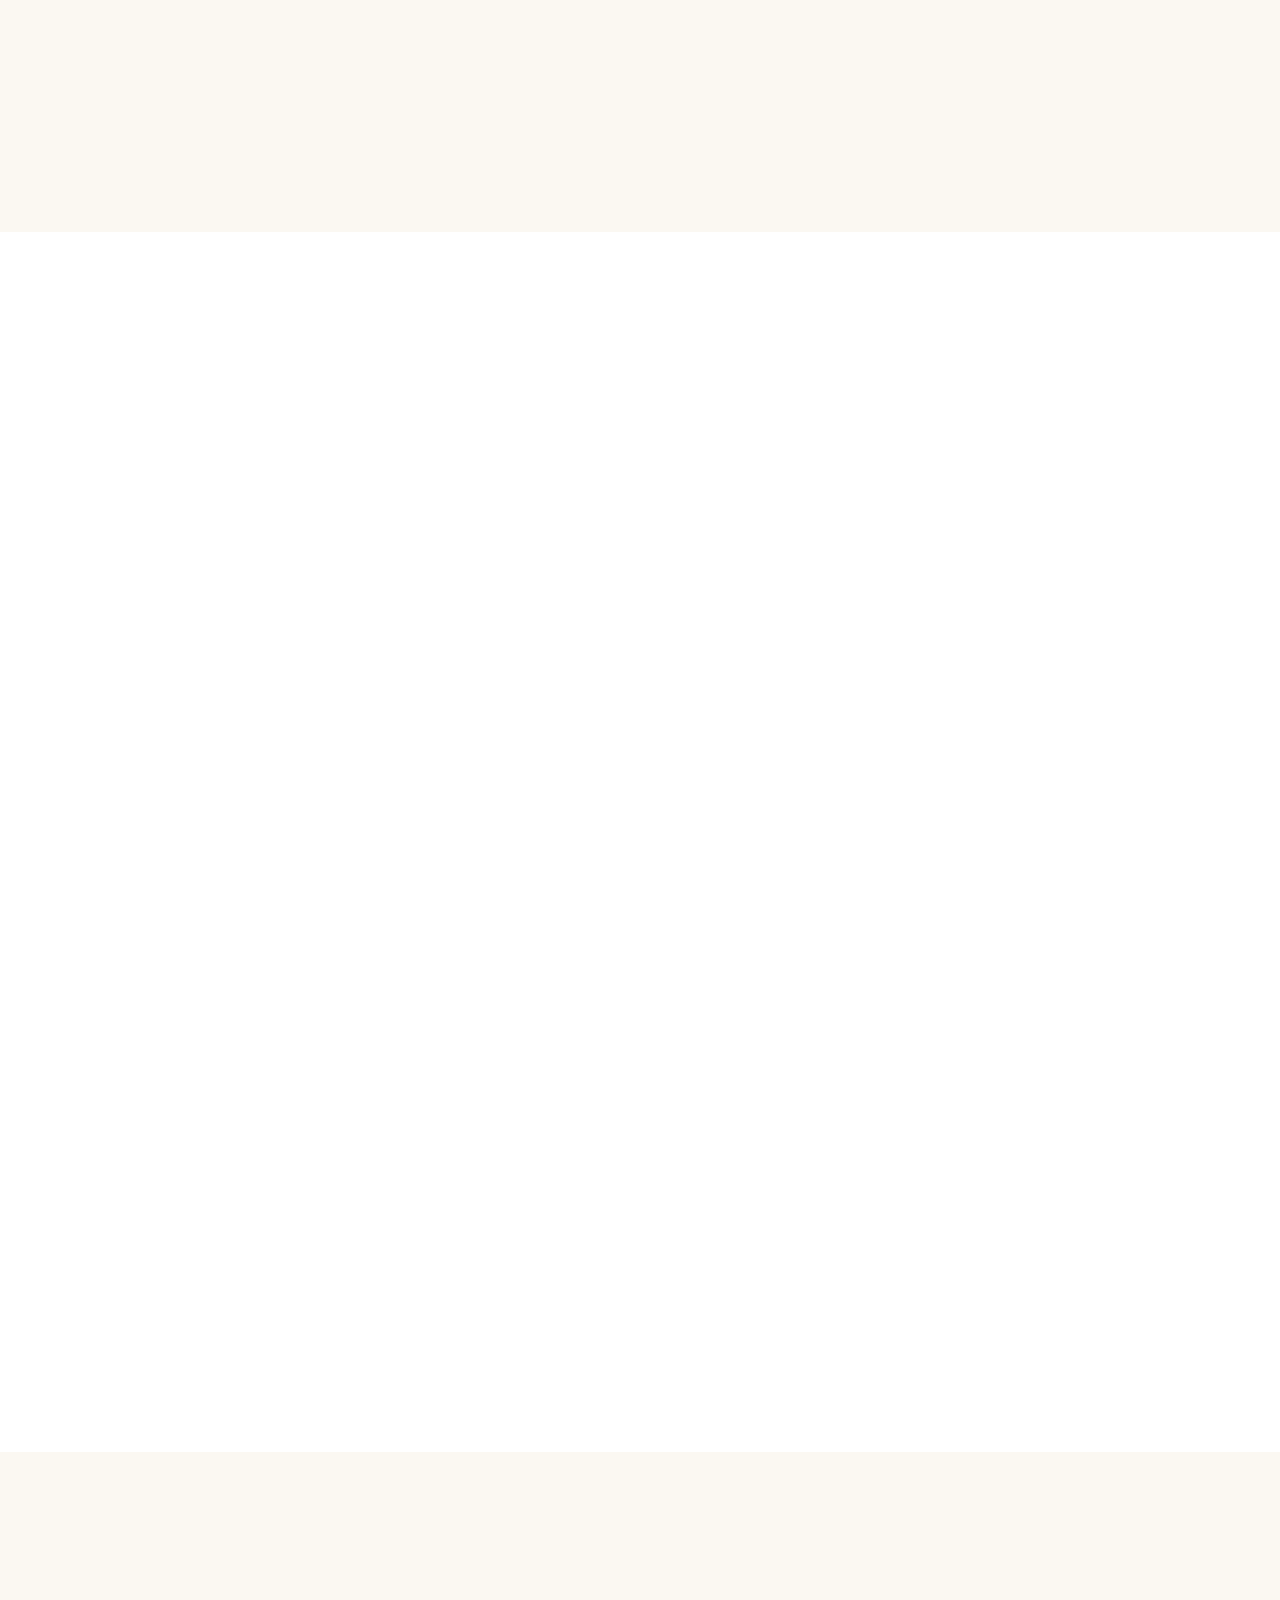
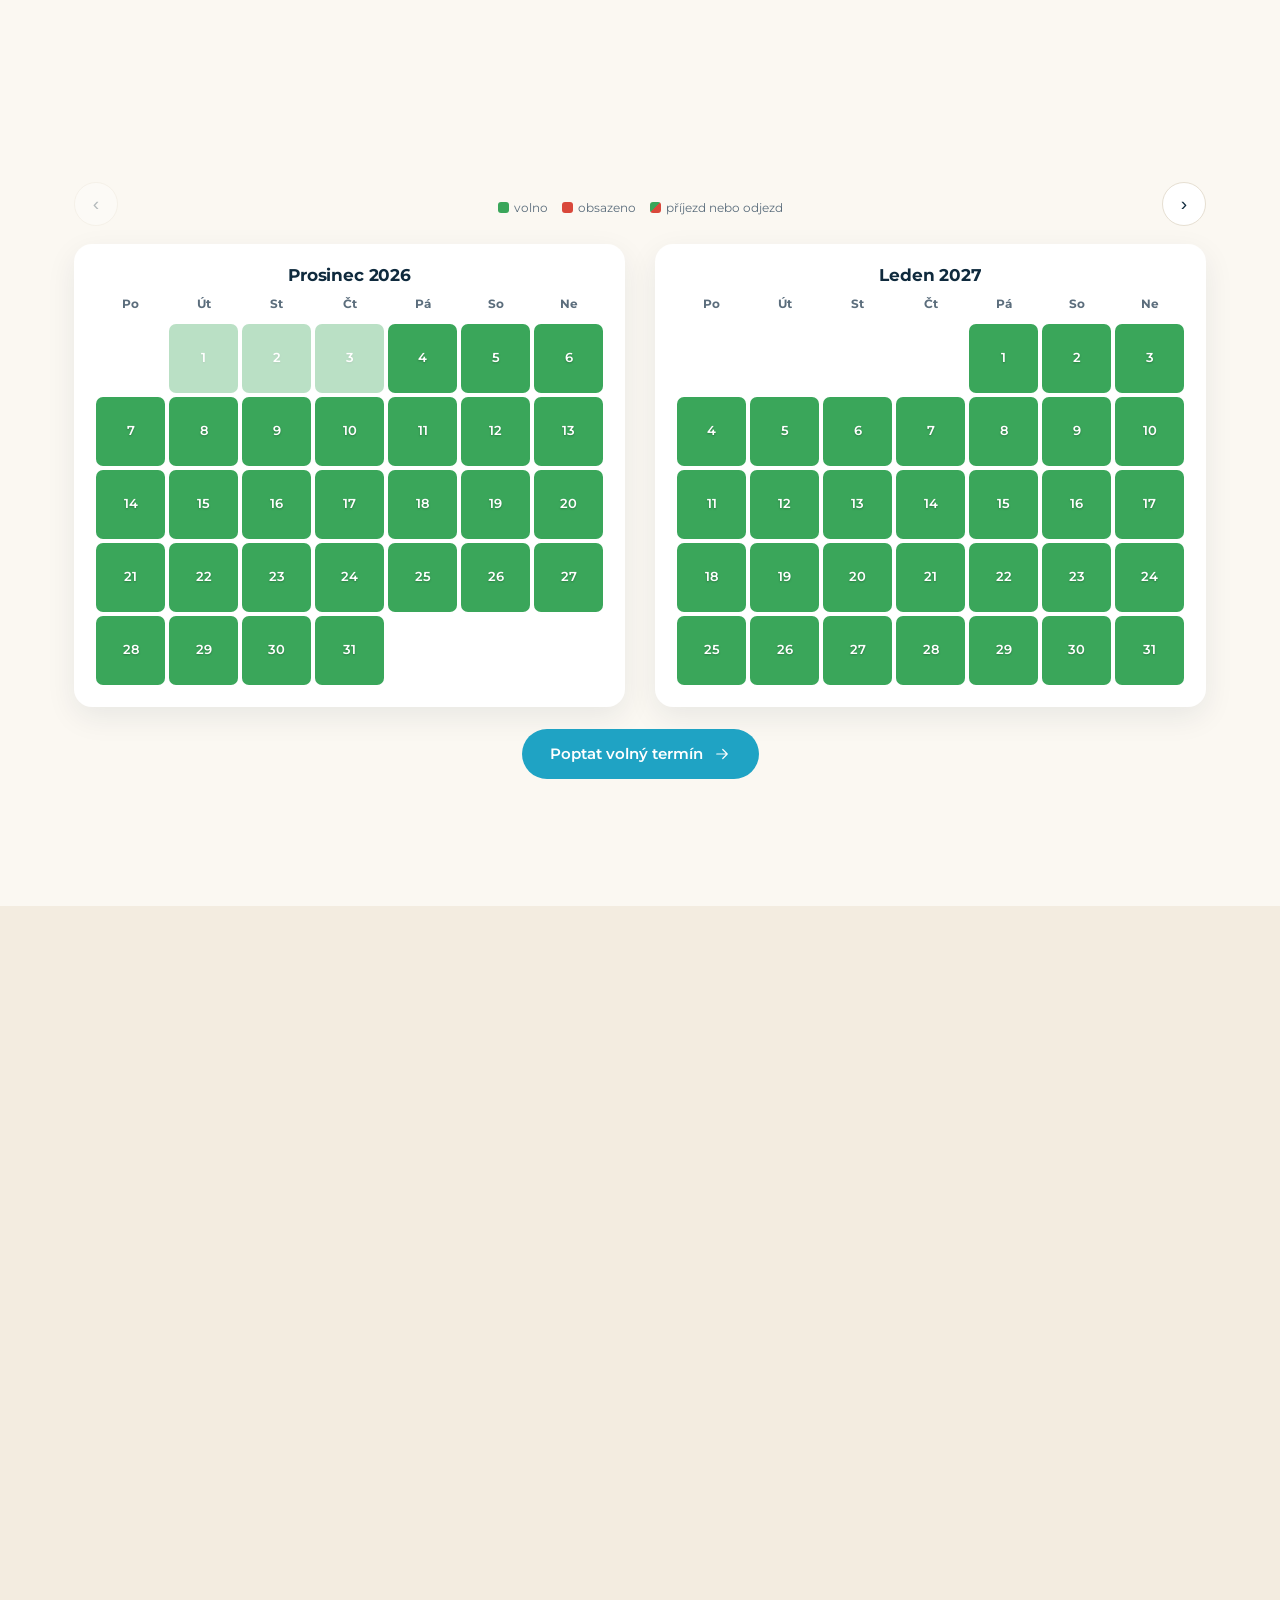
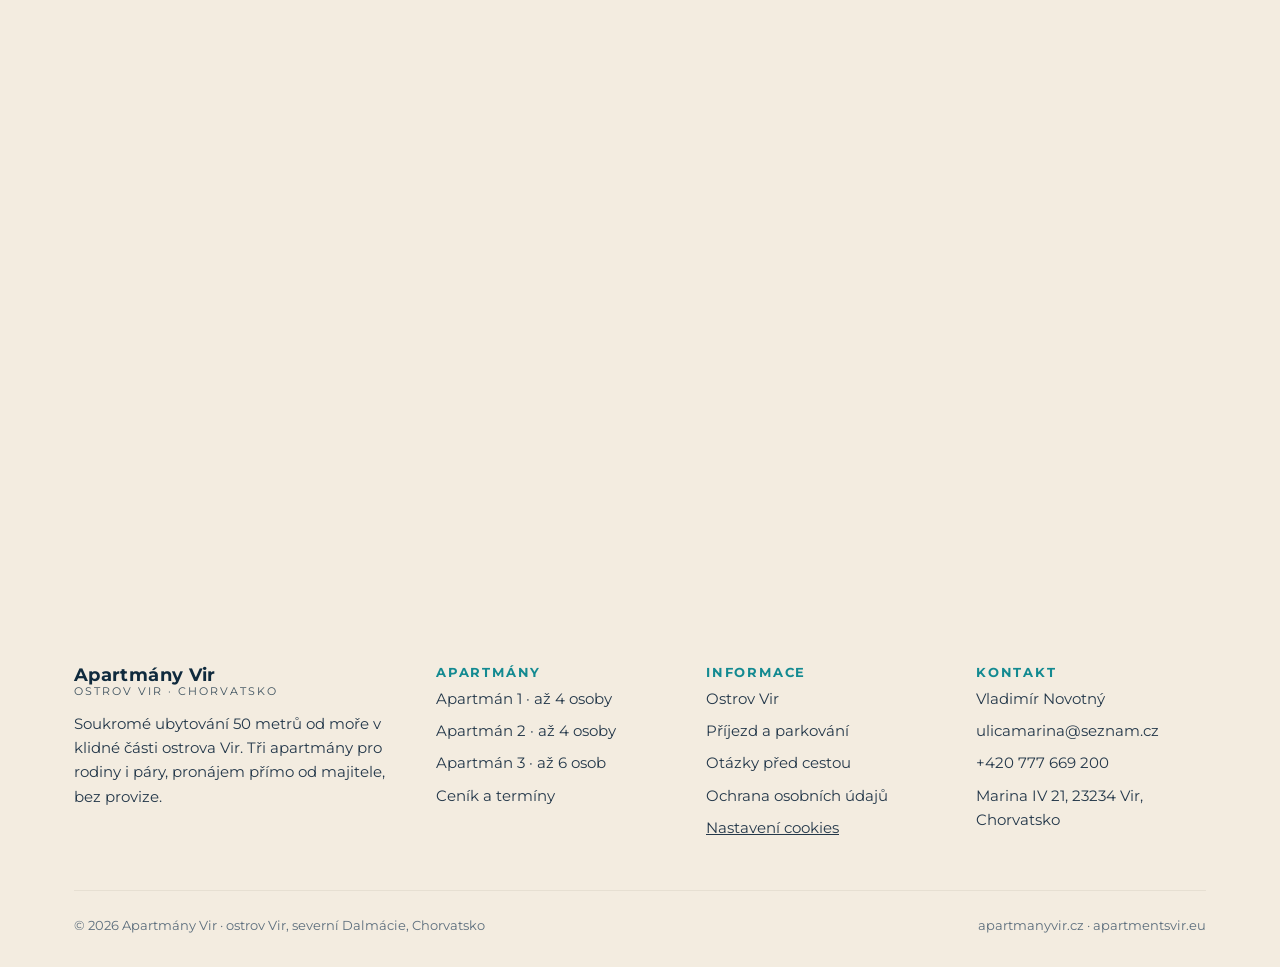
<file: apartman-2.html>
<!DOCTYPE html>
<html lang="cs" class="">
<head>
<meta charset="utf-8">
<meta name="viewport" content="width=device-width, initial-scale=1">
<title>Apartmán 2 na ostrově Vir | v patře, až 4 osoby, balkon, klimatizace</title>
<meta name="description" content="Apartmán 2 na ostrově Vir v Chorvatsku: ložnice s manželskou postelí, obývací pokoj s kuchyňským koutem, balkon, klimatizace. 50 m od moře. Týden od 18 500 Kč.">
<link rel="canonical" href="https://apartmanyvir.cz/apartman-2">
<meta name="robots" content="noindex, nofollow">
<meta name="theme-color" content="#0f2a3d">
<meta property="og:type" content="website">
<meta property="og:locale" content="cs_CZ">
<meta property="og:site_name" content="Apartmány Vir">
<meta property="og:title" content="Apartmán 2 na ostrově Vir | v patře, až 4 osoby, balkon, klimatizace">
<meta property="og:description" content="Apartmán 2 na ostrově Vir v Chorvatsku: ložnice s manželskou postelí, obývací pokoj s kuchyňským koutem, balkon, klimatizace. 50 m od moře. Týden od 18 500 Kč.">
<meta property="og:url" content="https://apartmanyvir.cz/apartman-2">
<meta property="og:image" content="https://apartmanyvir.cz/img/nahled-sdileni.jpg">
<meta property="og:image:width" content="1200">
<meta property="og:image:height" content="630">
<meta property="og:image:alt" content="Apartmány Vir, 50 m od moře na ostrově Vir">
<meta name="twitter:card" content="summary_large_image">
<meta name="geo.region" content="HR-13">
<meta name="geo.placename" content="Vir">
<meta name="geo.position" content="44.30928;15.085458">
<link rel="icon" href="favicon.svg" type="image/svg+xml">
<link rel="preload" href="assets/fonts/montserrat-latin-ext-700-normal.woff2" as="font" type="font/woff2" crossorigin>
<link rel="stylesheet" href="assets/css/style.css?v=ffb786a2">
<script type="application/ld+json">{
 "@context": "https://schema.org",
 "@graph": [
  {
   "@type": "Apartment",
   "@id": "https://apartmanyvir.cz/apartman-2#apartman",
   "name": "Apartmán 2, Apartmány Vir",
   "url": "https://apartmanyvir.cz/apartman-2",
   "description": "Apartmán 2 na ostrově Vir v Chorvatsku: ložnice s manželskou postelí, obývací pokoj s kuchyňským koutem, balkon, klimatizace. 50 m od moře. Týden od 18 500 Kč.",
   "image": "https://apartmanyvir.cz/img/apt2-loznice-2.jpg",
   "numberOfBedrooms": 1,
   "numberOfBathroomsTotal": 1,
   "occupancy": {
    "@type": "QuantitativeValue",
    "maxValue": 4
   },
   "petsAllowed": "Po předchozí domluvě",
   "amenityFeature": [
    {
     "@type": "LocationFeatureSpecification",
     "name": "Klimatizace",
     "value": true
    },
    {
     "@type": "LocationFeatureSpecification",
     "name": "Wifi",
     "value": true
    },
    {
     "@type": "LocationFeatureSpecification",
     "name": "Televize",
     "value": true
    },
    {
     "@type": "LocationFeatureSpecification",
     "name": "Ložní prádlo a ručníky",
     "value": true
    },
    {
     "@type": "LocationFeatureSpecification",
     "name": "Paddleboardy zdarma",
     "value": true
    },
    {
     "@type": "LocationFeatureSpecification",
     "name": "Kola zdarma",
     "value": true
    },
    {
     "@type": "LocationFeatureSpecification",
     "name": "Lehátka na pláž zdarma",
     "value": true
    },
    {
     "@type": "LocationFeatureSpecification",
     "name": "Společný gril",
     "value": true
    },
    {
     "@type": "LocationFeatureSpecification",
     "name": "Dvůr s lehátky",
     "value": true
    },
    {
     "@type": "LocationFeatureSpecification",
     "name": "Dětská jídelní židlička zdarma",
     "value": true
    },
    {
     "@type": "LocationFeatureSpecification",
     "name": "Parkování 50 m od domu u pláže",
     "value": true
    },
    {
     "@type": "LocationFeatureSpecification",
     "name": "Balkon",
     "value": true
    }
   ],
   "address": {
    "@type": "PostalAddress",
    "streetAddress": "Marina IV 21",
    "postalCode": "23234",
    "addressLocality": "Vir",
    "addressRegion": "Zadarská župa",
    "addressCountry": "HR"
   },
   "geo": {
    "@type": "GeoCoordinates",
    "latitude": 44.30928,
    "longitude": 15.085458
   },
   "containedInPlace": {
    "@id": "https://apartmanyvir.cz/#ubytovani"
   }
  },
  {
   "@type": "LodgingBusiness",
   "@id": "https://apartmanyvir.cz/#ubytovani",
   "name": "Apartmány Vir",
   "alternateName": [
    "Apartmány ostrov Vir",
    "Apartments Vir"
   ],
   "description": "Tři apartmány 50 metrů od moře v klidné části ostrova Vir v Chorvatsku. Pronájem na celé týdny od soboty do soboty, přímo od majitele, bez provize.",
   "url": "https://apartmanyvir.cz/",
   "image": [
    "https://apartmanyvir.cz/img/tour-1-dvur-vecer.jpg",
    "https://apartmanyvir.cz/img/okoli-pohled-na-plaz.jpg"
   ],
   "telephone": "+420 777 669 200",
   "email": "ulicamarina@seznam.cz",
   "address": {
    "@type": "PostalAddress",
    "streetAddress": "Marina IV 21",
    "postalCode": "23234",
    "addressLocality": "Vir",
    "addressRegion": "Zadarská župa",
    "addressCountry": "HR"
   },
   "geo": {
    "@type": "GeoCoordinates",
    "latitude": 44.30928,
    "longitude": 15.085458
   },
   "priceRange": "18 500 až 30 000 Kč za týden",
   "currenciesAccepted": "CZK, EUR",
   "petsAllowed": "Po předchozí domluvě",
   "numberOfRooms": 3,
   "amenityFeature": [
    {
     "@type": "LocationFeatureSpecification",
     "name": "Klimatizace",
     "value": true
    },
    {
     "@type": "LocationFeatureSpecification",
     "name": "Wifi",
     "value": true
    },
    {
     "@type": "LocationFeatureSpecification",
     "name": "Televize",
     "value": true
    },
    {
     "@type": "LocationFeatureSpecification",
     "name": "Ložní prádlo a ručníky",
     "value": true
    },
    {
     "@type": "LocationFeatureSpecification",
     "name": "Paddleboardy zdarma",
     "value": true
    },
    {
     "@type": "LocationFeatureSpecification",
     "name": "Kola zdarma",
     "value": true
    },
    {
     "@type": "LocationFeatureSpecification",
     "name": "Lehátka na pláž zdarma",
     "value": true
    },
    {
     "@type": "LocationFeatureSpecification",
     "name": "Společný gril",
     "value": true
    },
    {
     "@type": "LocationFeatureSpecification",
     "name": "Dvůr s lehátky",
     "value": true
    },
    {
     "@type": "LocationFeatureSpecification",
     "name": "Dětská jídelní židlička zdarma",
     "value": true
    },
    {
     "@type": "LocationFeatureSpecification",
     "name": "Parkování 50 m od domu u pláže",
     "value": true
    }
   ],
   "hasMap": "https://mapy.cz/zakladni?x=15.085458&y=44.30928&z=17&source=coor&id=15.085458%2C44.30928",
   "containsPlace": [
    {
     "@id": "https://apartmanyvir.cz/apartman-1#apartman"
    },
    {
     "@id": "https://apartmanyvir.cz/apartman-2#apartman"
    },
    {
     "@id": "https://apartmanyvir.cz/apartman-3#apartman"
    }
   ],
   "makesOffer": [
    {
     "@type": "Offer",
     "name": "Apartmán 1, týden v červnu a září",
     "price": 18500,
     "priceCurrency": "CZK",
     "description": "Cena za celý apartmán na týden, příjezd i odjezd v sobotu.",
     "itemOffered": {
      "@id": "https://apartmanyvir.cz/apartman-1#apartman"
     }
    },
    {
     "@type": "Offer",
     "name": "Apartmán 1, týden v červenci a srpnu",
     "price": 23700,
     "priceCurrency": "CZK",
     "description": "Cena za celý apartmán na týden, příjezd i odjezd v sobotu.",
     "itemOffered": {
      "@id": "https://apartmanyvir.cz/apartman-1#apartman"
     }
    },
    {
     "@type": "Offer",
     "name": "Apartmán 2, týden v červnu a září",
     "price": 18500,
     "priceCurrency": "CZK",
     "description": "Cena za celý apartmán na týden, příjezd i odjezd v sobotu.",
     "itemOffered": {
      "@id": "https://apartmanyvir.cz/apartman-2#apartman"
     }
    },
    {
     "@type": "Offer",
     "name": "Apartmán 2, týden v červenci a srpnu",
     "price": 23700,
     "priceCurrency": "CZK",
     "description": "Cena za celý apartmán na týden, příjezd i odjezd v sobotu.",
     "itemOffered": {
      "@id": "https://apartmanyvir.cz/apartman-2#apartman"
     }
    },
    {
     "@type": "Offer",
     "name": "Apartmán 3, týden v červnu a září",
     "price": 25000,
     "priceCurrency": "CZK",
     "description": "Cena za celý apartmán na týden, příjezd i odjezd v sobotu.",
     "itemOffered": {
      "@id": "https://apartmanyvir.cz/apartman-3#apartman"
     }
    },
    {
     "@type": "Offer",
     "name": "Apartmán 3, týden v červenci a srpnu",
     "price": 30000,
     "priceCurrency": "CZK",
     "description": "Cena za celý apartmán na týden, příjezd i odjezd v sobotu.",
     "itemOffered": {
      "@id": "https://apartmanyvir.cz/apartman-3#apartman"
     }
    }
   ]
  },
  {
   "@type": "BreadcrumbList",
   "itemListElement": [
    {
     "@type": "ListItem",
     "position": 1,
     "name": "Apartmány Vir",
     "item": "https://apartmanyvir.cz/"
    },
    {
     "@type": "ListItem",
     "position": 2,
     "name": "Apartmán 2",
     "item": "https://apartmanyvir.cz/apartman-2"
    }
   ]
  }
 ]
}</script>
</head>
<body>
<a class="skip" href="#obsah">Přeskočit na obsah</a>
<svg xmlns="http://www.w3.org/2000/svg" style="display:none"><symbol id="i-vlny" viewBox="0 0 24 24"><path d="M2 15c2 0 2-1.5 4-1.5S8 15 10 15s2-1.5 4-1.5 2 1.5 4 1.5 2-1.5 4-1.5"/><path d="M2 19c2 0 2-1.5 4-1.5S8 19 10 19s2-1.5 4-1.5 2 1.5 4 1.5 2-1.5 4-1.5"/><circle cx="16" cy="7" r="3"/></symbol><symbol id="i-vlocka" viewBox="0 0 24 24"><path d="M12 2v20M4.9 6l14.2 12M19.1 6 4.9 18"/><path d="m9 4 3 2 3-2M9 20l3-2 3 2"/></symbol><symbol id="i-postel" viewBox="0 0 24 24"><path d="M3 18V7M3 14h18v4M21 14v-2a3 3 0 0 0-3-3h-7v5"/><circle cx="7" cy="11" r="1.6"/></symbol><symbol id="i-pohovka" viewBox="0 0 24 24"><path d="M4 11V8a2 2 0 0 1 2-2h12a2 2 0 0 1 2 2v3"/><path d="M2 13a2 2 0 0 1 4 0v2h12v-2a2 2 0 0 1 4 0v4H2z"/><path d="M5 17v2M19 17v2"/></symbol><symbol id="i-slunce" viewBox="0 0 24 24"><circle cx="12" cy="12" r="4"/><path d="M12 2v2M12 20v2M4.9 4.9l1.4 1.4M17.7 17.7l1.4 1.4M2 12h2M20 12h2M4.9 19.1l1.4-1.4M17.7 6.3l1.4-1.4"/></symbol><symbol id="i-wifi" viewBox="0 0 24 24"><path d="M2 8.5a15 15 0 0 1 20 0M5 12a10.5 10.5 0 0 1 14 0M8.5 15.5a5.5 5.5 0 0 1 7 0"/><circle cx="12" cy="19" r="1"/></symbol><symbol id="i-auto" viewBox="0 0 24 24"><path d="M5 16V11l2-5h10l2 5v5"/><path d="M3 16h18v3H3zM5 11h14"/><circle cx="7.5" cy="13.5" r=".8"/><circle cx="16.5" cy="13.5" r=".8"/></symbol><symbol id="i-most" viewBox="0 0 24 24"><path d="M2 10h20M4 10v9M20 10v9M12 10v9"/><path d="M4 10c2-4 6-5 8-5s6 1 8 5"/><path d="M2 21c2 0 2-1 4-1s2 1 4 1 2-1 4-1 2 1 4 1 2-1 4-1"/></symbol><symbol id="i-letadlo" viewBox="0 0 24 24"><path d="M2 16l20-8-3 9-6-2-3 4-1-5z"/><path d="M13 15l9-7"/></symbol><symbol id="i-paddle" viewBox="0 0 24 24"><ellipse cx="9" cy="14" rx="3" ry="8" transform="rotate(-30 9 14)"/><path d="M15 2l5 5M17.5 4.5 11 11"/></symbol><symbol id="i-kolo" viewBox="0 0 24 24"><circle cx="5.5" cy="16" r="3.5"/><circle cx="18.5" cy="16" r="3.5"/><path d="M5.5 16 9 9h6l3.5 7M9 9l3 7h-6.5M14 6h3l-2 3"/></symbol><symbol id="i-lehatko" viewBox="0 0 24 24"><path d="M3 18 8 9l5 4h8"/><path d="M6 18h15M8 9l-2-3"/><path d="M17 13v5"/></symbol><symbol id="i-gril" viewBox="0 0 24 24"><path d="M4 10h16a8 8 0 0 1-16 0z"/><path d="M8 18l-2 4M16 18l2 4M9 6c0-1 1-1 1-2M13 6c0-1 1-1 1-2"/></symbol><symbol id="i-zidlicka" viewBox="0 0 24 24"><path d="M7 3h10v7H7zM6 10h12M8 10l-2 11M16 10l2 11M7 16h10"/></symbol><symbol id="i-tlapka" viewBox="0 0 24 24"><circle cx="7" cy="9" r="1.8"/><circle cx="11" cy="6" r="1.8"/><circle cx="15" cy="6.5" r="1.8"/><circle cx="18" cy="10" r="1.8"/><path d="M8 17c0-3 2-5 4.5-5S17 14 17 17c0 2-2 2.5-4.5 2.5S8 19 8 17z"/></symbol><symbol id="i-kuchyn" viewBox="0 0 24 24"><path d="M4 3h16v18H4zM4 9h16M8 6h.01M12 6h.01M9 13h6v4H9z"/></symbol><symbol id="i-kava" viewBox="0 0 24 24"><path d="M5 8h11v6a5 5 0 0 1-5 5h-1a5 5 0 0 1-5-5z"/><path d="M16 9h2a2 2 0 0 1 0 4h-2M8 2v3M12 2v3"/></symbol><symbol id="i-sprcha" viewBox="0 0 24 24"><path d="M4 21V6a3 3 0 0 1 6 0"/><path d="M8 6h6l-1 3H9z"/><path d="M10 12v1M13 12v1M11.5 15v1M16 12l-.5 1M14 16v1"/></symbol><symbol id="i-osoby" viewBox="0 0 24 24"><circle cx="9" cy="7" r="3.5"/><path d="M2 21c0-4 3-6.5 7-6.5s7 2.5 7 6.5"/><circle cx="17" cy="8" r="2.5"/><path d="M17 13.5c3 0 5 2 5 5"/></symbol><symbol id="i-kalendar" viewBox="0 0 24 24"><rect x="3" y="5" width="18" height="16" rx="2"/><path d="M3 10h18M8 3v4M16 3v4"/></symbol><symbol id="i-sipka" viewBox="0 0 24 24"><path d="M5 12h14M13 6l6 6-6 6"/></symbol><symbol id="i-mail" viewBox="0 0 24 24"><rect x="3" y="5" width="18" height="14" rx="2"/><path d="m3 7 9 6 9-6"/></symbol><symbol id="i-telefon" viewBox="0 0 24 24"><path d="M5 3h4l2 5-2.5 1.5a11 11 0 0 0 6 6L16 13l5 2v4a2 2 0 0 1-2 2A16 16 0 0 1 3 5a2 2 0 0 1 2-2"/></symbol><symbol id="i-pin" viewBox="0 0 24 24"><path d="M12 21s-7-6.2-7-11.5A7 7 0 0 1 19 9.5C19 14.8 12 21 12 21z"/><circle cx="12" cy="9.5" r="2.5"/></symbol><symbol id="i-majak" viewBox="0 0 24 24"><path d="M10 22l1-13h2l1 13zM9 9h6M10.5 9 11 5h2l.5 4M12 3v2"/><path d="M4 6l5 1.5M20 6l-5 1.5M4 22h16"/></symbol><symbol id="i-mesto" viewBox="0 0 24 24"><path d="M3 21V10l4-3 4 3v11M11 21V6l5-3 5 3v15M3 21h18M6 13h2M6 17h2M14 9h4M14 13h4M14 17h4"/></symbol><symbol id="i-dite" viewBox="0 0 24 24"><circle cx="12" cy="6" r="3"/><path d="M12 9v6M8 12h8M10 21l2-6 2 6"/></symbol><symbol id="i-terasa" viewBox="0 0 24 24"><path d="M3 21V11l9-7 9 7v10"/><path d="M3 15h18M7 15v6M12 15v6M17 15v6"/></symbol><symbol id="i-balkon" viewBox="0 0 24 24"><rect x="7" y="3" width="10" height="10" rx="1"/><path d="M12 3v10M3 13h18M5 13v8M9 13v8M15 13v8M19 13v8M3 21h18"/></symbol><symbol id="i-dvur" viewBox="0 0 24 24"><path d="M3 21h18M5 21V10M19 21V10M3 10h18"/><path d="M9 21v-5h6v5"/><path d="M12 3c-2 2-2 4 0 6 2-2 2-4 0-6z"/></symbol><symbol id="i-check" viewBox="0 0 24 24"><path d="m5 12 4 4 10-10"/></symbol><symbol id="i-menu" viewBox="0 0 24 24"><path d="M3 6h18M3 12h18M3 18h18"/></symbol><symbol id="i-prt" viewBox="0 0 24 24"><path d="M4 7h16v12H4zM4 7l2-3h12l2 3M9 11h6"/></symbol></svg>
<header class="hlavicka">
 <div class="wrap">
  <a class="logo" href="./"><b>Apartmány Vir</b><small>Ostrov Vir · Chorvatsko</small></a>
  <button class="burger" aria-label="Menu" aria-expanded="false" aria-controls="menu"><svg class="ikona" aria-hidden="true"><use href="#i-menu"/></svg></button>
  <nav class="menu" id="menu" aria-label="Hlavní menu">
   <a href="./#apartmany">Apartmány</a>
   <a href="./#ostrov-vir">Ostrov Vir</a>
   <a href="./#cenik">Ceník</a>
   <a href="./#otazky">Otázky</a>
   <a href="./#kontakt">Kontakt</a>
   <span class="jazyk" aria-label="Jazyk"><span class="aktivni"><em>CZ</em></span><span title="Anglickou verzi na apartmentsvir.eu připravujeme">EN</span></span>
   <a class="btn btn--azur btn--maly" href="./#poptavka"><svg class="ikona" aria-hidden="true"><use href="#i-kalendar"/></svg> Volné termíny</a>
  </nav>
 </div>
</header>
<main id="obsah">

<section class="apt-hero">
 <div class="apt-hero__foto" data-parallax="0.15"><picture><source type="image/webp" srcset="img/apt2-balkon-m.webp 800w, img/apt2-balkon.webp 1920w" sizes="(max-width:900px) 100vw, 50vw"><img src="img/apt2-balkon.jpg" srcset="img/apt2-balkon-m.jpg 800w, img/apt2-balkon.jpg 1920w" sizes="(max-width:900px) 100vw, 50vw" alt="Apartmán 2, apartmán na ostrově Vir" decoding="async" fetchpriority="high"></picture></div>
 <div class="wrap">
  <nav class="drobky" aria-label="Drobečková navigace"><a href="./">Apartmány Vir</a> / Apartmán 2</nav>
  <h1>Apartmán 2</h1>
  <p>V patře, až 4 osoby, balkon, 50 metrů od moře na ostrově Vir.</p>
 </div>
</section>

<section class="sekce">
 <div class="wrap apt-info">
  <div>
   <span class="stitek" data-reveal>Apartmán na ostrově Vir</span>
   <h2 data-reveal data-delay="1">Světlý apartmán v patře pro 2 až 4 osoby s vlastním balkonem.</h2>
   <p data-reveal data-delay="2">Apartmán 2 je v patře domu, vedle apartmánu 1, a má stejné uspořádání: ložnici s manželskou postelí, obývací pokoj s kuchyňským koutem a rozkládací pohovkou, koupelnu se sprchovým koutem a WC. Ubytuje až 4 osoby.</p><p data-reveal data-delay="2">Z vlastního balkonu je vidět mezi domy kousek moře. Pokoje jsou klimatizované, ložní prádlo a ručníky jsou připravené.</p>
   <ul class="parametry" data-reveal data-delay="3" style="margin-top:24px">
      <li><svg class="ikona" aria-hidden="true"><use href="#i-osoby"/></svg> až 4 osoby</li>
      <li><svg class="ikona" aria-hidden="true"><use href="#i-postel"/></svg> 1 ložnice</li>
      <li><svg class="ikona" aria-hidden="true"><use href="#i-balkon"/></svg> Balkon</li>
      <li><svg class="ikona" aria-hidden="true"><use href="#i-vlocka"/></svg> Klimatizace</li>
     </ul>
   <div class="vybaveni">
    <div data-reveal data-delay="1"><h3><svg class="ikona" aria-hidden="true"><use href="#i-postel"/></svg> Spaní</h3><ul><li>Ložnice s manželskou postelí</li><li>Rozkládací pohovka v obývacím pokoji</li><li>Ložní prádlo a ručníky pro 4 osoby</li></ul></div><div data-reveal data-delay="2"><h3><svg class="ikona" aria-hidden="true"><use href="#i-kuchyn"/></svg> Kuchyňský kout</h3><ul><li>Indukční varná deska a digestoř</li><li>Mikrovlnná trouba (trouba není)</li><li>Kombinovaná lednice s mrazákem</li><li>Kávovar na kapsle různých velikostí</li><li>Rychlovarná konvice a základní nádobí</li></ul></div><div data-reveal data-delay="1"><h3><svg class="ikona" aria-hidden="true"><use href="#i-sprcha"/></svg> Koupelna</h3><ul><li>Sprchový kout</li><li>WC v koupelně</li><li>Ručníky v ceně</li></ul></div><div data-reveal data-delay="2"><h3><svg class="ikona" aria-hidden="true"><use href="#i-balkon"/></svg> Venku a navíc</h3><ul><li>Vlastní balkon s posezením, mezi domy je vidět kousek moře</li><li>Klimatizace, wifi a televize</li><li>Společný gril a dvůr s lehátky</li><li>Paddleboardy, kola a lehátka na pláž zdarma</li></ul></div>
   </div>
  </div>
  <aside class="apt-panel" data-reveal="vpravo">
   <div class="cena"><small>týden od</small><b>18 500 Kč</b></div>
   <table>
    <tr><td>Červen a září</td><td>18 500 Kč</td></tr>
    <tr><td>Červenec a srpen</td><td>23 700 Kč</td></tr>
    <tr><td>Ostatní měsíce</td><td>na dotaz</td></tr>
   </table>
   <p style="font-size:.88rem;color:var(--text-svetly)">Cena za celý apartmán na týden. Příjezd i odjezd vždy v sobotu.</p>
   <a class="btn btn--azur" style="width:100%;justify-content:center" href="./?apt=2#poptavka">Poptat termín</a>
   <a class="btn btn--obrys btn--maly" style="width:100%;justify-content:center;margin-top:10px" href="#obsazenost">Kalendář obsazenosti</a>
  </aside>
 </div>
</section>

<section class="sekce sekce--bila" id="fotky">
 <div class="wrap">
  <div class="sekce-hlava"><span class="stitek" data-reveal>Fotogalerie</span><h2 data-reveal data-delay="1">Jak to v apartmánu vypadá</h2></div>
  <div class="galerie">
   <a href="img/apt2-loznice-2.jpg" data-reveal data-delay="1"><picture><source type="image/webp" srcset="img/apt2-loznice-2-m.webp"><img src="img/apt2-loznice-2-m.jpg" alt="Ložnice s manželskou postelí" loading="lazy" decoding="async" ></picture><span>Ložnice s manželskou postelí</span></a><a href="img/apt2-balkon.jpg" data-reveal data-delay="2"><picture><source type="image/webp" srcset="img/apt2-balkon-m.webp"><img src="img/apt2-balkon-m.jpg" alt="Balkon s posezením" loading="lazy" decoding="async" ></picture><span>Balkon s posezením</span></a><a href="img/apt2-obyvak.jpg" data-reveal data-delay="3"><picture><source type="image/webp" srcset="img/apt2-obyvak-m.webp"><img src="img/apt2-obyvak-m.jpg" alt="Obývací pokoj s pohovkou a jídelním stolem" loading="lazy" decoding="async" ></picture><span>Obývací pokoj s pohovkou a jídelním stolem</span></a><a href="img/apt2-loznice.jpg" data-reveal data-delay="1"><picture><source type="image/webp" srcset="img/apt2-loznice-m.webp"><img src="img/apt2-loznice-m.jpg" alt="Ložnice s oknem" loading="lazy" decoding="async" ></picture><span>Ložnice s oknem</span></a><a href="img/apt2-obyvak-2.jpg" data-reveal data-delay="2"><picture><source type="image/webp" srcset="img/apt2-obyvak-2-m.webp"><img src="img/apt2-obyvak-2-m.jpg" alt="Obývací pokoj, pohled od balkonu" loading="lazy" decoding="async" ></picture><span>Obývací pokoj, pohled od balkonu</span></a><a href="img/apt2-kuchyn.jpg" data-reveal data-delay="3"><picture><source type="image/webp" srcset="img/apt2-kuchyn-m.webp"><img src="img/apt2-kuchyn-m.jpg" alt="Kuchyňský kout s indukční deskou a lednicí" loading="lazy" decoding="async" ></picture><span>Kuchyňský kout s indukční deskou a lednicí</span></a><a href="img/apt2-balkon-2.jpg" data-reveal data-delay="1"><picture><source type="image/webp" srcset="img/apt2-balkon-2-m.webp"><img src="img/apt2-balkon-2-m.jpg" alt="Z balkonu je vidět kousek moře" loading="lazy" decoding="async" ></picture><span>Z balkonu je vidět kousek moře</span></a><a href="img/apt2-koupelna.jpg" data-reveal data-delay="2"><picture><source type="image/webp" srcset="img/apt2-koupelna-m.webp"><img src="img/apt2-koupelna-m.jpg" alt="Koupelna s WC" loading="lazy" decoding="async" ></picture><span>Koupelna s WC</span></a><a href="img/apt2-sprcha.jpg" data-reveal data-delay="3"><picture><source type="image/webp" srcset="img/apt2-sprcha-m.webp"><img src="img/apt2-sprcha-m.jpg" alt="Sprchový kout" loading="lazy" decoding="async" ></picture><span>Sprchový kout</span></a><a href="img/schody-horni-apartmany.jpg" data-reveal data-delay="1"><picture><source type="image/webp" srcset="img/schody-horni-apartmany-m.webp"><img src="img/schody-horni-apartmany-m.jpg" alt="Venkovní schodiště do apartmánů v patře" loading="lazy" decoding="async" ></picture><span>Venkovní schodiště do apartmánů v patře</span></a>
  </div>
 </div>
</section>

<section class="sekce" id="obsazenost">
 <div class="wrap" data-kalendar="2">
  <div class="sekce-hlava">
   <span class="stitek" data-reveal>Volné termíny</span>
   <h2 data-reveal data-delay="1">Kalendář obsazenosti</h2>
   <p class="uvod" data-reveal data-delay="2">Turnusy začínají i končí v sobotu. Půlený čtvereček znamená den příjezdu nebo odjezdu. <span class="demo-stitek" data-ukazka hidden>ukázková data, kalendář napojujeme</span></p>
  </div>
  <div class="kal-ovladani">
   <button data-kal-pred aria-label="Předchozí měsíc">‹</button>
   <div class="legenda"><span><i class="l-volno"></i>volno</span><span><i class="l-obsazeno"></i>obsazeno</span><span><i class="l-vymena"></i>příjezd nebo odjezd</span></div>
   <button data-kal-dal aria-label="Další měsíc">›</button>
  </div>
  <div class="kalendare"></div>
  <p style="margin-top:22px;text-align:center"><a class="btn btn--azur" href="./?apt=2#poptavka">Poptat volný termín <svg class="ikona" aria-hidden="true"><use href="#i-sipka"/></svg></a></p>
 </div>
</section>

<section class="sekce sekce--pisek">
 <div class="wrap">
  <div class="sekce-hlava"><span class="stitek" data-reveal>Další apartmány v domě</span><h2 data-reveal data-delay="1">Jedete s přáteli? Vezměte dva apartmány</h2></div>
  <div class="dalsi-apt">
   <article class="karta" data-reveal data-delay="1">
    <a class="karta__foto" href="apartman-1"><picture><source type="image/webp" srcset="img/apt1-obyvak-m.webp"><img src="img/apt1-obyvak-m.jpg" alt="Apartmán 1 na ostrově Vir" loading="lazy" decoding="async" ></picture><span class="karta__patro">v patře</span></a>
    <div class="karta__telo">
     <h3><a href="apartman-1">Apartmán 1</a></h3>
     <p class="karta__kapacita">Útulný apartmán v patře pro 2 až 4 osoby s vlastním balkonem.</p>
     <ul class="parametry">
      <li><svg class="ikona" aria-hidden="true"><use href="#i-osoby"/></svg> až 4 osoby</li>
      <li><svg class="ikona" aria-hidden="true"><use href="#i-postel"/></svg> 1 ložnice</li>
      <li><svg class="ikona" aria-hidden="true"><use href="#i-balkon"/></svg> Balkon</li>
      <li><svg class="ikona" aria-hidden="true"><use href="#i-vlocka"/></svg> Klimatizace</li>
     </ul>
     <div class="tydny">
      <div class="tydny__nadpis"><span>Volné týdny, léto 2027</span><span class="demo-stitek" data-ukazka hidden>ukázka</span></div>
      <div class="tydny__radek" data-tydny="1"></div>
      <div class="legenda"><span><i class="l-volno"></i>volno, klikněte pro poptávku</span><span><i class="l-obsazeno"></i>obsazeno</span></div>
     </div>
     <div class="cena"><small>týden od</small><b>18 500 Kč</b><small>červen a září · 23 700 Kč červenec a srpen</small></div>
     <div class="karta__akce" style="margin-top:18px">
      <a class="btn btn--obrys btn--maly" href="apartman-1">Fotky a vybavení</a>
      <a class="btn btn--azur btn--maly" href="./?apt=1#poptavka">Poptat termín</a>
     </div>
    </div>
   </article><article class="karta" data-reveal data-delay="2">
    <a class="karta__foto" href="apartman-3"><picture><source type="image/webp" srcset="img/tour-3-apt3-jidelna-m.webp"><img src="img/tour-3-apt3-jidelna-m.jpg" alt="Apartmán 3 na ostrově Vir" loading="lazy" decoding="async" ></picture><span class="karta__patro">v přízemí</span></a>
    <div class="karta__telo">
     <h3><a href="apartman-3">Apartmán 3</a></h3>
     <p class="karta__kapacita">Největší apartmán v přízemí pro rodinu nebo dva páry, až 6 osob, s prostornou terasou.</p>
     <ul class="parametry">
      <li><svg class="ikona" aria-hidden="true"><use href="#i-osoby"/></svg> až 6 osob</li>
      <li><svg class="ikona" aria-hidden="true"><use href="#i-postel"/></svg> 2 ložnice</li>
      <li><svg class="ikona" aria-hidden="true"><use href="#i-terasa"/></svg> Terasa</li>
      <li><svg class="ikona" aria-hidden="true"><use href="#i-vlocka"/></svg> Klimatizace</li>
     </ul>
     <div class="tydny">
      <div class="tydny__nadpis"><span>Volné týdny, léto 2027</span><span class="demo-stitek" data-ukazka hidden>ukázka</span></div>
      <div class="tydny__radek" data-tydny="3"></div>
      <div class="legenda"><span><i class="l-volno"></i>volno, klikněte pro poptávku</span><span><i class="l-obsazeno"></i>obsazeno</span></div>
     </div>
     <div class="cena"><small>týden od</small><b>25 000 Kč</b><small>červen a září · 30 000 Kč červenec a srpen</small></div>
     <div class="karta__akce" style="margin-top:18px">
      <a class="btn btn--obrys btn--maly" href="apartman-3">Fotky a vybavení</a>
      <a class="btn btn--azur btn--maly" href="./?apt=3#poptavka">Poptat termín</a>
     </div>
    </div>
   </article>
  </div>
 </div>
</section>
</main>
<footer class="paticka">
 <div class="wrap">
  <div class="paticka__mriz">
   <div>
    <a class="logo" href="./" style="color:var(--navy)"><b>Apartmány Vir</b><small>Ostrov Vir · Chorvatsko</small></a>
    <p style="margin-top:14px">Soukromé ubytování 50 metrů od moře v klidné části ostrova Vir. Tři apartmány pro rodiny i páry, pronájem přímo od majitele, bez provize.</p>
   </div>
   <div>
    <h4>Apartmány</h4>
    <ul>
     <li><a href="apartman-1">Apartmán 1 · až 4 osoby</a></li>
     <li><a href="apartman-2">Apartmán 2 · až 4 osoby</a></li>
     <li><a href="apartman-3">Apartmán 3 · až 6 osob</a></li>
     <li><a href="./#cenik">Ceník a termíny</a></li>
    </ul>
   </div>
   <div>
    <h4>Informace</h4>
    <ul>
     <li><a href="./#ostrov-vir">Ostrov Vir</a></li>
     <li><a href="./#prijezd">Příjezd a parkování</a></li>
     <li><a href="./#otazky">Otázky před cestou</a></li>
     <li><a href="ochrana-udaju">Ochrana osobních údajů</a></li>
     <li><button class="odkaz-tlacitko" data-cookies-nastaveni>Nastavení cookies</button></li>
    </ul>
   </div>
   <div>
    <h4>Kontakt</h4>
    <ul>
     <li>Vladimír Novotný</li>
     <li><a data-mail href="mailto:ulicamarina@seznam.cz">ulicamarina@seznam.cz</a></li>
     <li><a data-tel href="tel:+420777669200">+420 777 669 200</a></li>
     <li>Marina IV 21, 23234 Vir, Chorvatsko</li>
    </ul>
   </div>
  </div>
  <div class="paticka__spodek">
   <span>© 2026 Apartmány Vir · ostrov Vir, severní Dalmácie, Chorvatsko</span>
   <span>apartmanyvir.cz · apartmentsvir.eu</span>
  </div>
 </div>
</footer>
<div class="cookies" role="dialog" aria-label="Souhlas s cookies">
 <p><b>Cookies.</b> S vaším souhlasem načítáme mapu z OpenStreetMap. Bez souhlasu používáme jen to, co je nezbytné pro chod webu. <a href="ochrana-udaju">Více informací</a></p>
 <div class="cookies__akce">
  <button class="btn btn--azur btn--maly" data-souhlas="ano">Souhlasím</button>
  <button class="btn btn--azur btn--maly" data-souhlas="ne">Jen nezbytné</button>
 </div>
</div>
<a class="btn btn--azur plovouci" href="./#poptavka"><svg class="ikona" aria-hidden="true"><use href="#i-kalendar"/></svg> Poptat termín</a>
<script src="assets/js/nastaveni.js?v=7039b00a"></script>
<script src="assets/js/main.js?v=0e4a499b"></script>
</body>
</html>
</file>
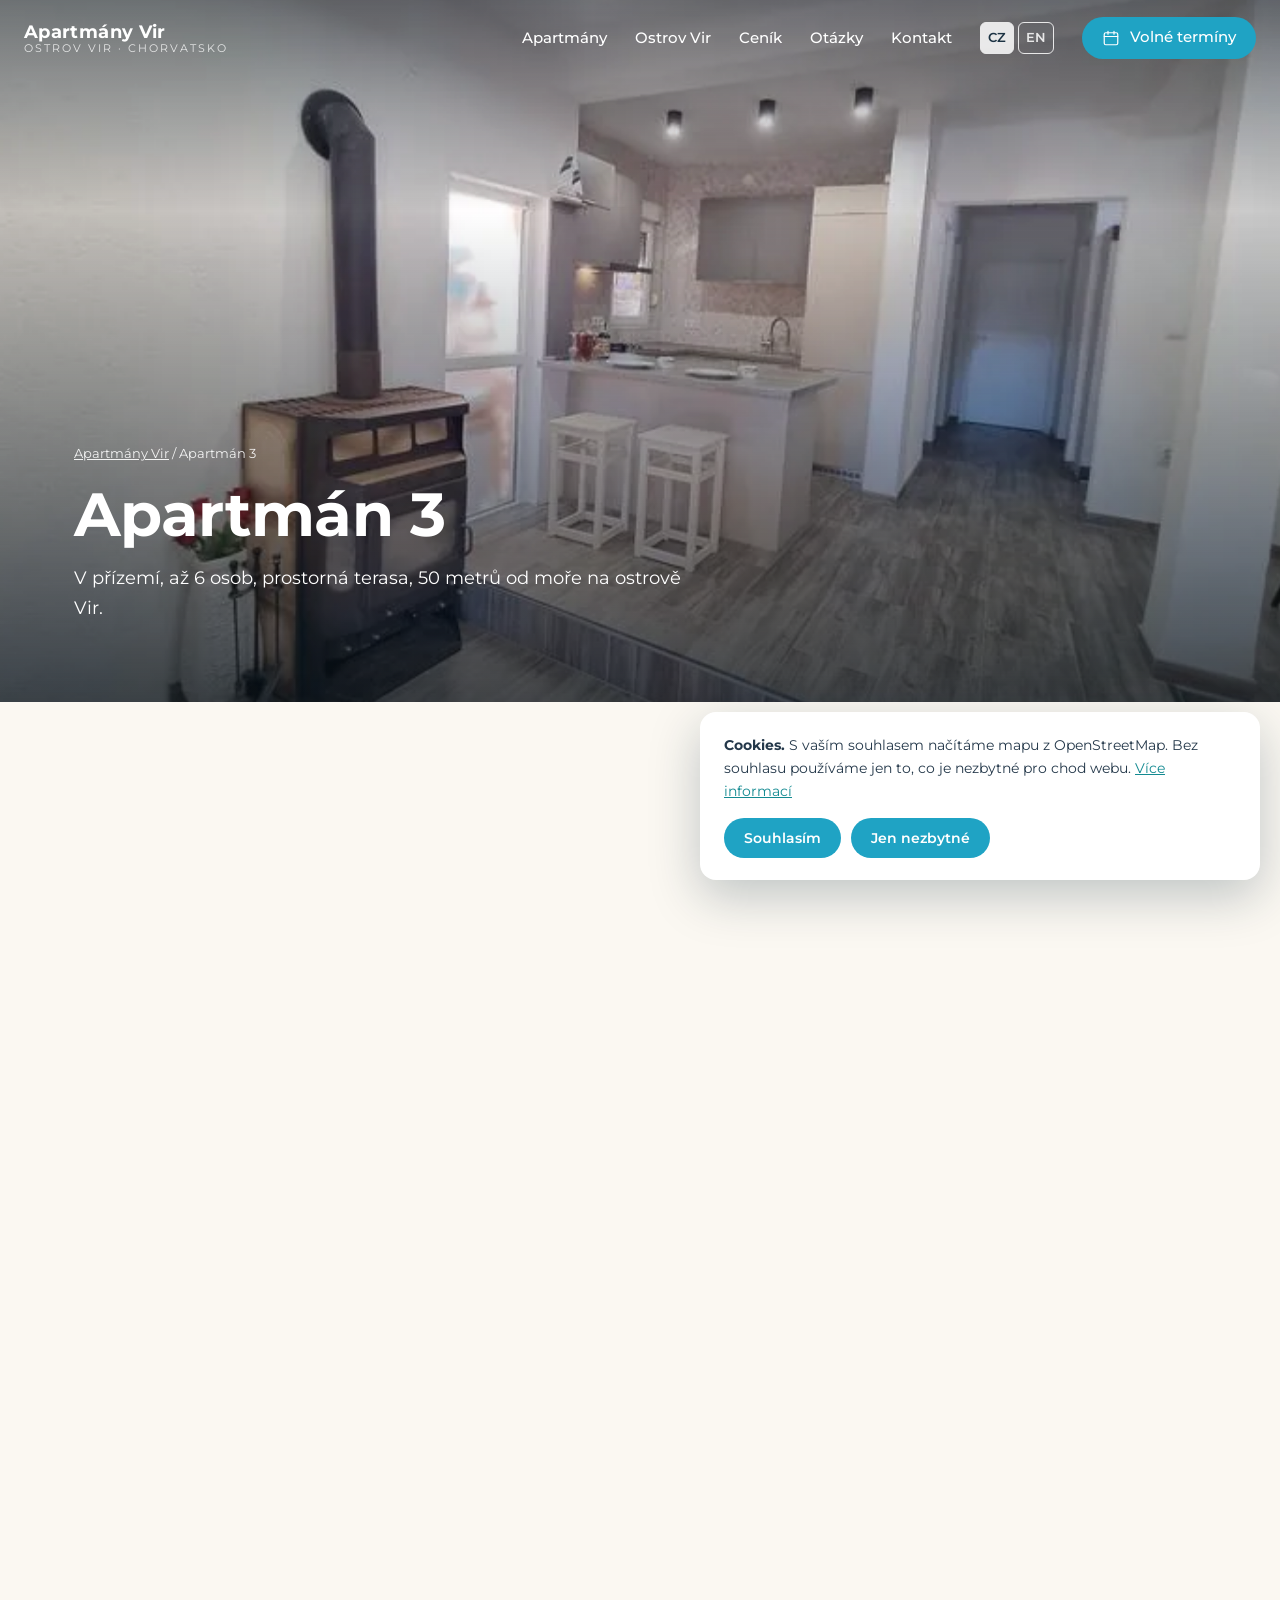
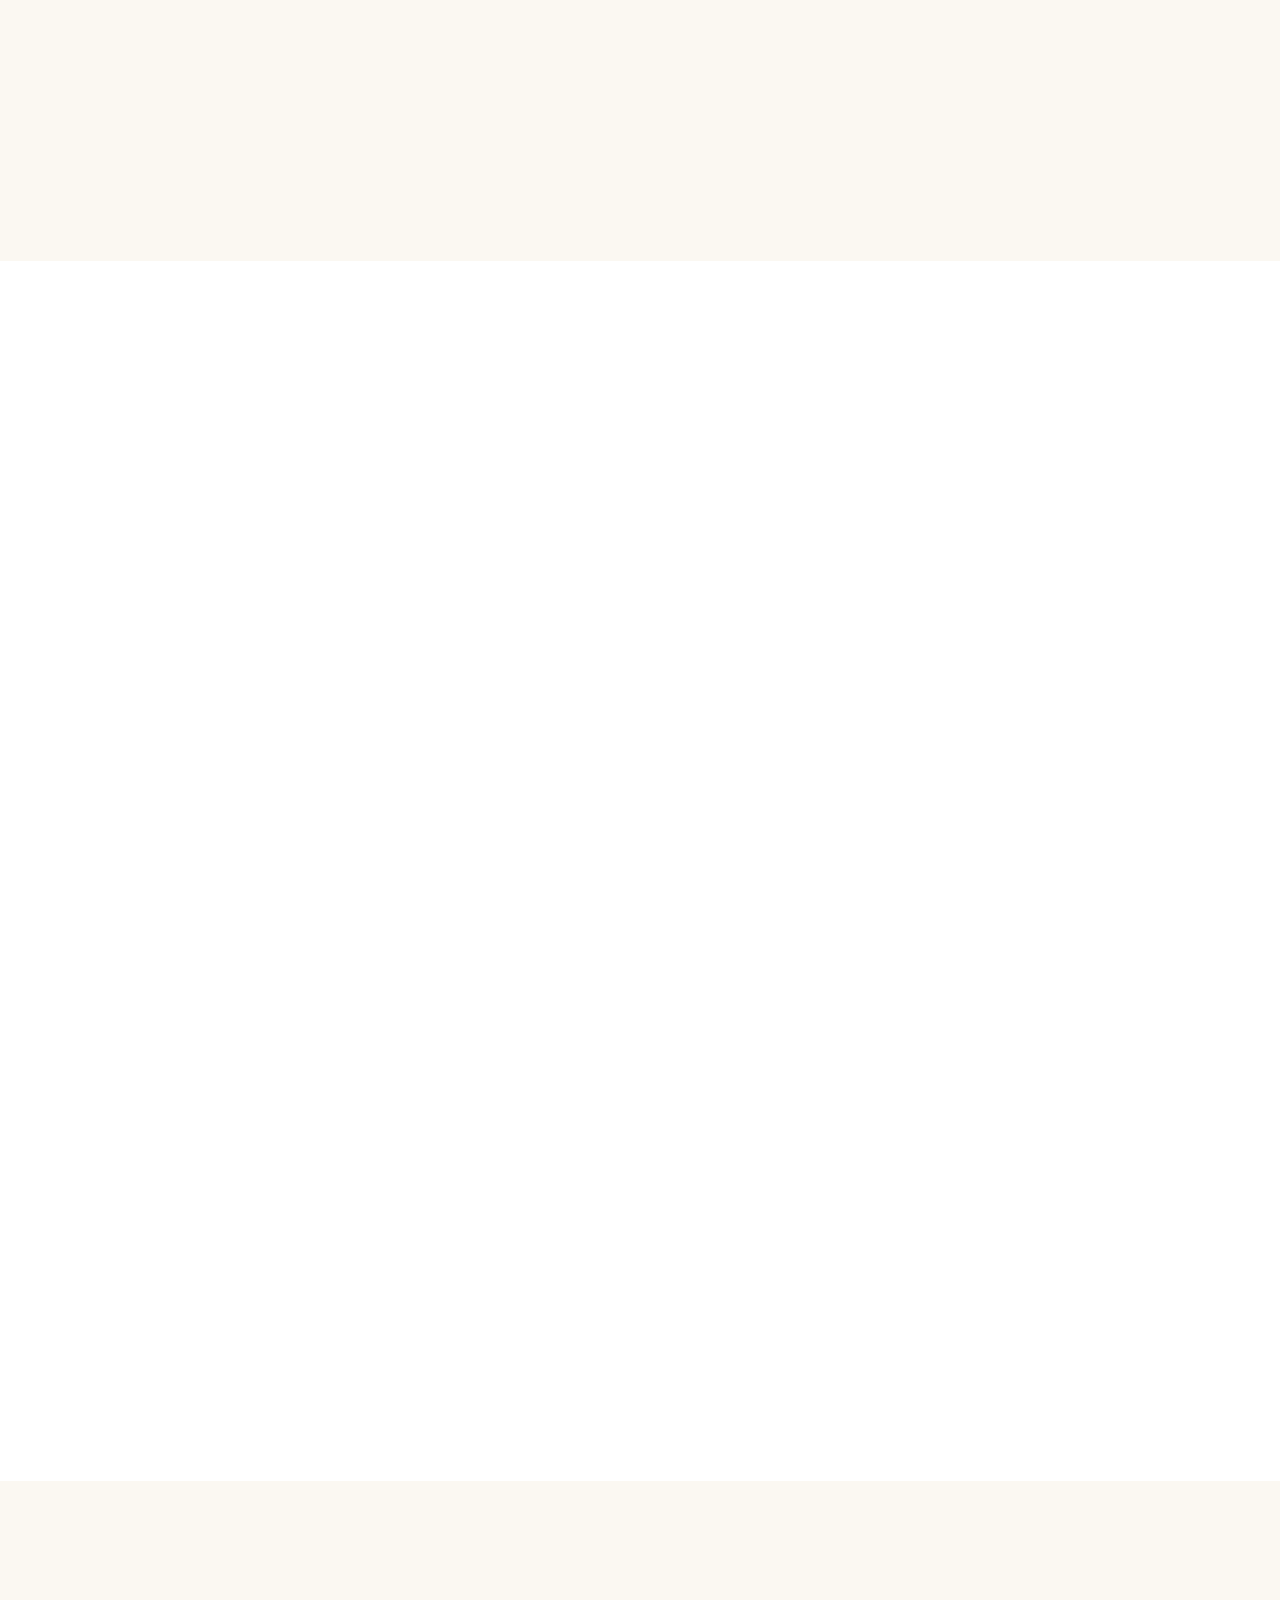
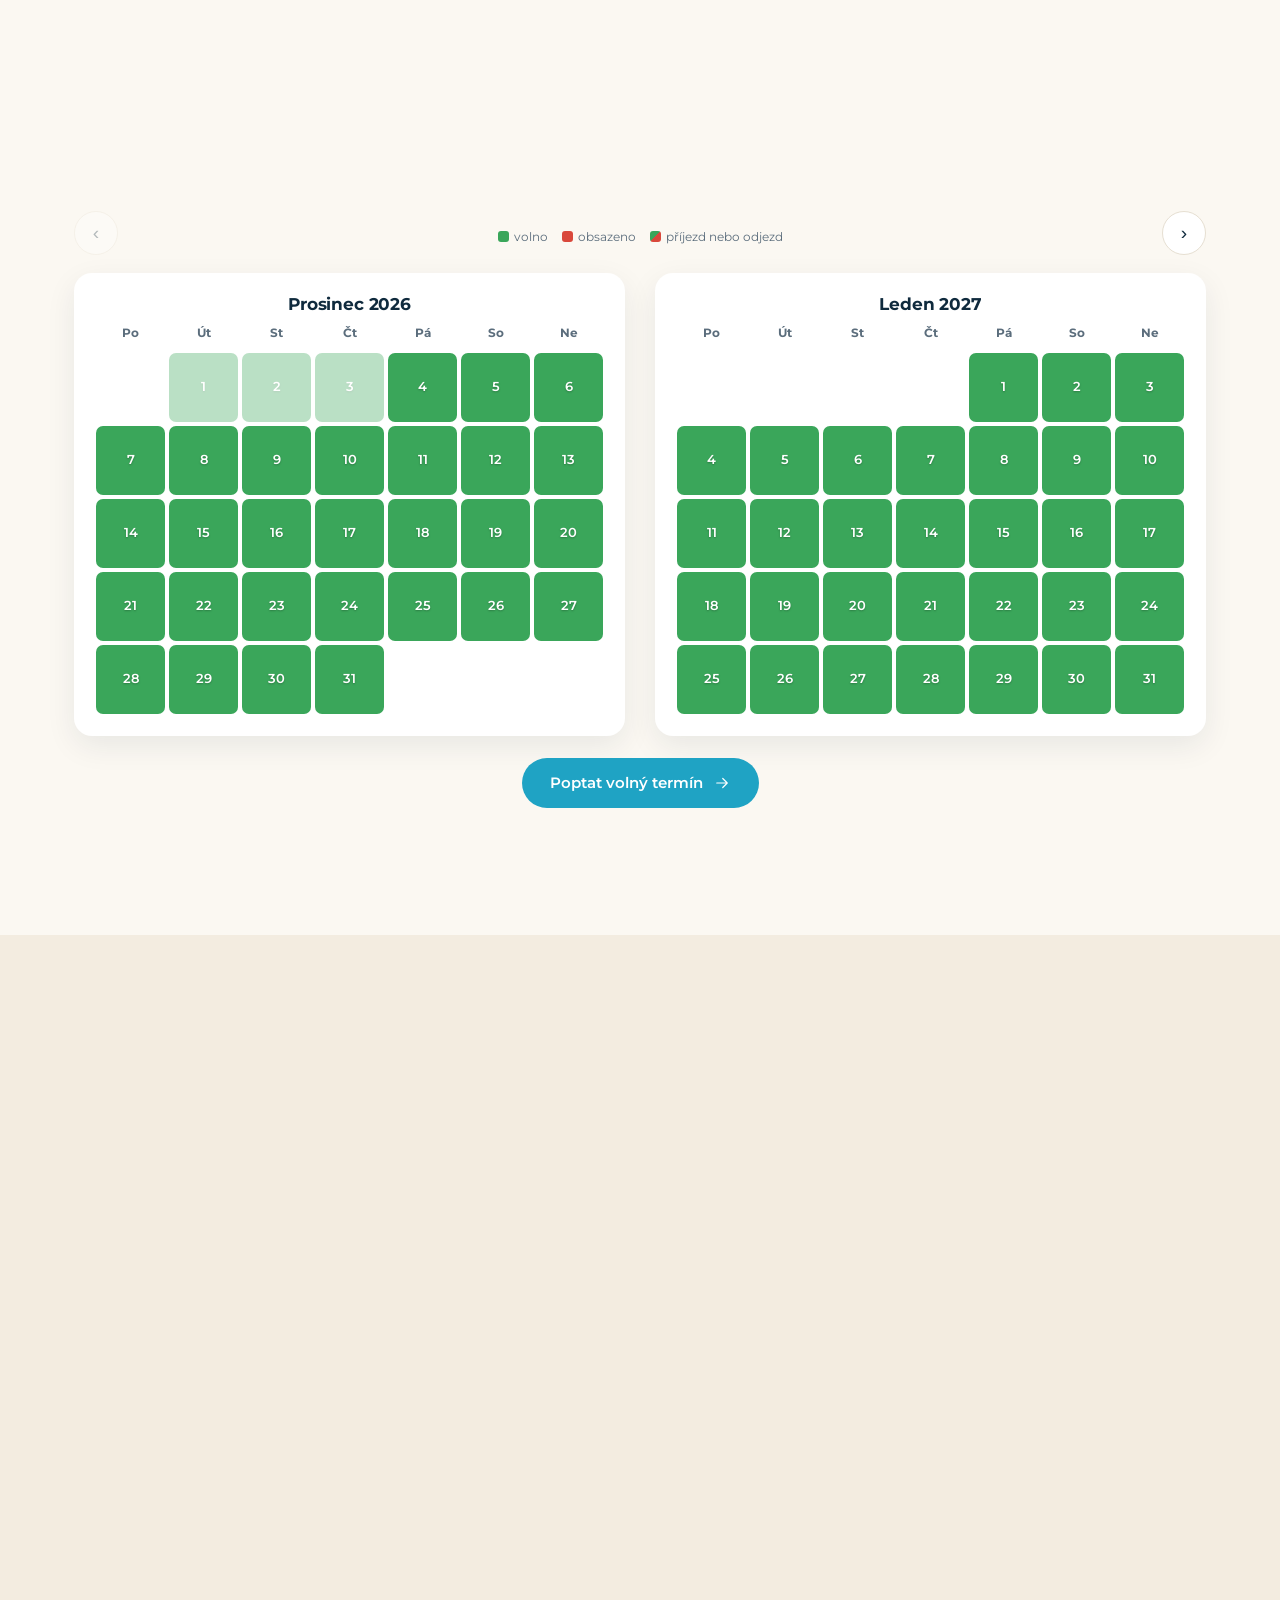
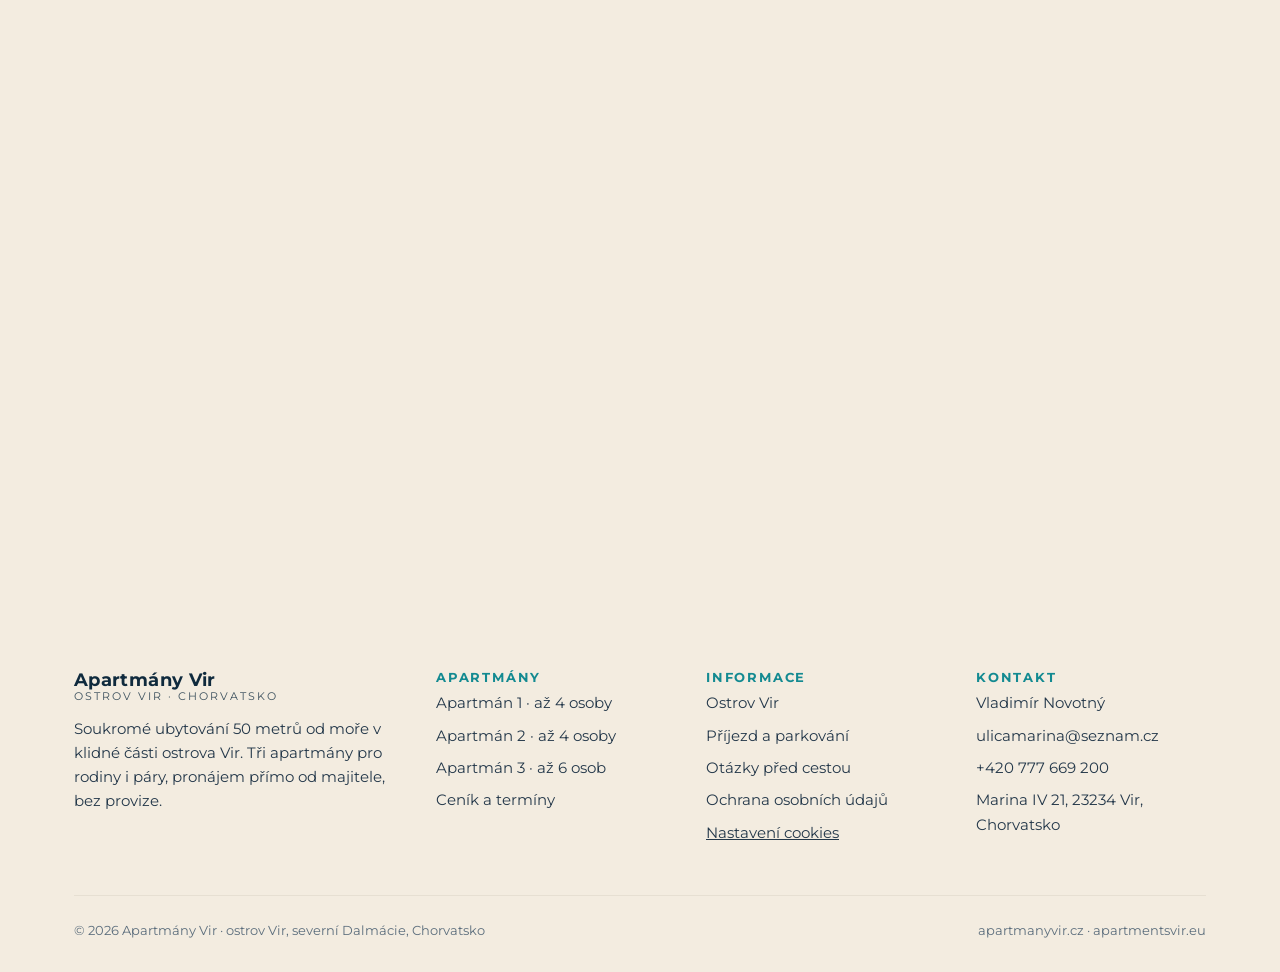
<file: apartman-3.html>
<!DOCTYPE html>
<html lang="cs" class="">
<head>
<meta charset="utf-8">
<meta name="viewport" content="width=device-width, initial-scale=1">
<title>Apartmán 3 na ostrově Vir | přízemí, až 6 osob, 2 ložnice, terasa</title>
<meta name="description" content="Apartmán 3 na ostrově Vir: dvě ložnice, obývací pokoj se dvěma pohovkami, kuchyň s troubou, samostatné WC, prostorná terasa, klimatizace. 50 m od moře. Týden od 25 000 Kč.">
<link rel="canonical" href="https://apartmanyvir.cz/apartman-3">
<meta name="robots" content="noindex, nofollow">
<meta name="theme-color" content="#0f2a3d">
<meta property="og:type" content="website">
<meta property="og:locale" content="cs_CZ">
<meta property="og:site_name" content="Apartmány Vir">
<meta property="og:title" content="Apartmán 3 na ostrově Vir | přízemí, až 6 osob, 2 ložnice, terasa">
<meta property="og:description" content="Apartmán 3 na ostrově Vir: dvě ložnice, obývací pokoj se dvěma pohovkami, kuchyň s troubou, samostatné WC, prostorná terasa, klimatizace. 50 m od moře. Týden od 25 000 Kč.">
<meta property="og:url" content="https://apartmanyvir.cz/apartman-3">
<meta property="og:image" content="https://apartmanyvir.cz/img/nahled-sdileni.jpg">
<meta property="og:image:width" content="1200">
<meta property="og:image:height" content="630">
<meta property="og:image:alt" content="Apartmány Vir, 50 m od moře na ostrově Vir">
<meta name="twitter:card" content="summary_large_image">
<meta name="geo.region" content="HR-13">
<meta name="geo.placename" content="Vir">
<meta name="geo.position" content="44.30928;15.085458">
<link rel="icon" href="favicon.svg" type="image/svg+xml">
<link rel="preload" href="assets/fonts/montserrat-latin-ext-700-normal.woff2" as="font" type="font/woff2" crossorigin>
<link rel="stylesheet" href="assets/css/style.css?v=ffb786a2">
<script type="application/ld+json">{
 "@context": "https://schema.org",
 "@graph": [
  {
   "@type": "Apartment",
   "@id": "https://apartmanyvir.cz/apartman-3#apartman",
   "name": "Apartmán 3, Apartmány Vir",
   "url": "https://apartmanyvir.cz/apartman-3",
   "description": "Apartmán 3 na ostrově Vir: dvě ložnice, obývací pokoj se dvěma pohovkami, kuchyň s troubou, samostatné WC, prostorná terasa, klimatizace. 50 m od moře. Týden od 25 000 Kč.",
   "image": "https://apartmanyvir.cz/img/tour-3-apt3-jidelna.jpg",
   "numberOfBedrooms": 2,
   "numberOfBathroomsTotal": 1,
   "occupancy": {
    "@type": "QuantitativeValue",
    "maxValue": 6
   },
   "petsAllowed": "Po předchozí domluvě",
   "amenityFeature": [
    {
     "@type": "LocationFeatureSpecification",
     "name": "Klimatizace",
     "value": true
    },
    {
     "@type": "LocationFeatureSpecification",
     "name": "Wifi",
     "value": true
    },
    {
     "@type": "LocationFeatureSpecification",
     "name": "Televize",
     "value": true
    },
    {
     "@type": "LocationFeatureSpecification",
     "name": "Ložní prádlo a ručníky",
     "value": true
    },
    {
     "@type": "LocationFeatureSpecification",
     "name": "Paddleboardy zdarma",
     "value": true
    },
    {
     "@type": "LocationFeatureSpecification",
     "name": "Kola zdarma",
     "value": true
    },
    {
     "@type": "LocationFeatureSpecification",
     "name": "Lehátka na pláž zdarma",
     "value": true
    },
    {
     "@type": "LocationFeatureSpecification",
     "name": "Společný gril",
     "value": true
    },
    {
     "@type": "LocationFeatureSpecification",
     "name": "Dvůr s lehátky",
     "value": true
    },
    {
     "@type": "LocationFeatureSpecification",
     "name": "Dětská jídelní židlička zdarma",
     "value": true
    },
    {
     "@type": "LocationFeatureSpecification",
     "name": "Parkování 50 m od domu u pláže",
     "value": true
    },
    {
     "@type": "LocationFeatureSpecification",
     "name": "Terasa",
     "value": true
    },
    {
     "@type": "LocationFeatureSpecification",
     "name": "Trouba",
     "value": true
    },
    {
     "@type": "LocationFeatureSpecification",
     "name": "Samostatné WC",
     "value": true
    }
   ],
   "address": {
    "@type": "PostalAddress",
    "streetAddress": "Marina IV 21",
    "postalCode": "23234",
    "addressLocality": "Vir",
    "addressRegion": "Zadarská župa",
    "addressCountry": "HR"
   },
   "geo": {
    "@type": "GeoCoordinates",
    "latitude": 44.30928,
    "longitude": 15.085458
   },
   "containedInPlace": {
    "@id": "https://apartmanyvir.cz/#ubytovani"
   }
  },
  {
   "@type": "LodgingBusiness",
   "@id": "https://apartmanyvir.cz/#ubytovani",
   "name": "Apartmány Vir",
   "alternateName": [
    "Apartmány ostrov Vir",
    "Apartments Vir"
   ],
   "description": "Tři apartmány 50 metrů od moře v klidné části ostrova Vir v Chorvatsku. Pronájem na celé týdny od soboty do soboty, přímo od majitele, bez provize.",
   "url": "https://apartmanyvir.cz/",
   "image": [
    "https://apartmanyvir.cz/img/tour-1-dvur-vecer.jpg",
    "https://apartmanyvir.cz/img/okoli-pohled-na-plaz.jpg"
   ],
   "telephone": "+420 777 669 200",
   "email": "ulicamarina@seznam.cz",
   "address": {
    "@type": "PostalAddress",
    "streetAddress": "Marina IV 21",
    "postalCode": "23234",
    "addressLocality": "Vir",
    "addressRegion": "Zadarská župa",
    "addressCountry": "HR"
   },
   "geo": {
    "@type": "GeoCoordinates",
    "latitude": 44.30928,
    "longitude": 15.085458
   },
   "priceRange": "18 500 až 30 000 Kč za týden",
   "currenciesAccepted": "CZK, EUR",
   "petsAllowed": "Po předchozí domluvě",
   "numberOfRooms": 3,
   "amenityFeature": [
    {
     "@type": "LocationFeatureSpecification",
     "name": "Klimatizace",
     "value": true
    },
    {
     "@type": "LocationFeatureSpecification",
     "name": "Wifi",
     "value": true
    },
    {
     "@type": "LocationFeatureSpecification",
     "name": "Televize",
     "value": true
    },
    {
     "@type": "LocationFeatureSpecification",
     "name": "Ložní prádlo a ručníky",
     "value": true
    },
    {
     "@type": "LocationFeatureSpecification",
     "name": "Paddleboardy zdarma",
     "value": true
    },
    {
     "@type": "LocationFeatureSpecification",
     "name": "Kola zdarma",
     "value": true
    },
    {
     "@type": "LocationFeatureSpecification",
     "name": "Lehátka na pláž zdarma",
     "value": true
    },
    {
     "@type": "LocationFeatureSpecification",
     "name": "Společný gril",
     "value": true
    },
    {
     "@type": "LocationFeatureSpecification",
     "name": "Dvůr s lehátky",
     "value": true
    },
    {
     "@type": "LocationFeatureSpecification",
     "name": "Dětská jídelní židlička zdarma",
     "value": true
    },
    {
     "@type": "LocationFeatureSpecification",
     "name": "Parkování 50 m od domu u pláže",
     "value": true
    }
   ],
   "hasMap": "https://mapy.cz/zakladni?x=15.085458&y=44.30928&z=17&source=coor&id=15.085458%2C44.30928",
   "containsPlace": [
    {
     "@id": "https://apartmanyvir.cz/apartman-1#apartman"
    },
    {
     "@id": "https://apartmanyvir.cz/apartman-2#apartman"
    },
    {
     "@id": "https://apartmanyvir.cz/apartman-3#apartman"
    }
   ],
   "makesOffer": [
    {
     "@type": "Offer",
     "name": "Apartmán 1, týden v červnu a září",
     "price": 18500,
     "priceCurrency": "CZK",
     "description": "Cena za celý apartmán na týden, příjezd i odjezd v sobotu.",
     "itemOffered": {
      "@id": "https://apartmanyvir.cz/apartman-1#apartman"
     }
    },
    {
     "@type": "Offer",
     "name": "Apartmán 1, týden v červenci a srpnu",
     "price": 23700,
     "priceCurrency": "CZK",
     "description": "Cena za celý apartmán na týden, příjezd i odjezd v sobotu.",
     "itemOffered": {
      "@id": "https://apartmanyvir.cz/apartman-1#apartman"
     }
    },
    {
     "@type": "Offer",
     "name": "Apartmán 2, týden v červnu a září",
     "price": 18500,
     "priceCurrency": "CZK",
     "description": "Cena za celý apartmán na týden, příjezd i odjezd v sobotu.",
     "itemOffered": {
      "@id": "https://apartmanyvir.cz/apartman-2#apartman"
     }
    },
    {
     "@type": "Offer",
     "name": "Apartmán 2, týden v červenci a srpnu",
     "price": 23700,
     "priceCurrency": "CZK",
     "description": "Cena za celý apartmán na týden, příjezd i odjezd v sobotu.",
     "itemOffered": {
      "@id": "https://apartmanyvir.cz/apartman-2#apartman"
     }
    },
    {
     "@type": "Offer",
     "name": "Apartmán 3, týden v červnu a září",
     "price": 25000,
     "priceCurrency": "CZK",
     "description": "Cena za celý apartmán na týden, příjezd i odjezd v sobotu.",
     "itemOffered": {
      "@id": "https://apartmanyvir.cz/apartman-3#apartman"
     }
    },
    {
     "@type": "Offer",
     "name": "Apartmán 3, týden v červenci a srpnu",
     "price": 30000,
     "priceCurrency": "CZK",
     "description": "Cena za celý apartmán na týden, příjezd i odjezd v sobotu.",
     "itemOffered": {
      "@id": "https://apartmanyvir.cz/apartman-3#apartman"
     }
    }
   ]
  },
  {
   "@type": "BreadcrumbList",
   "itemListElement": [
    {
     "@type": "ListItem",
     "position": 1,
     "name": "Apartmány Vir",
     "item": "https://apartmanyvir.cz/"
    },
    {
     "@type": "ListItem",
     "position": 2,
     "name": "Apartmán 3",
     "item": "https://apartmanyvir.cz/apartman-3"
    }
   ]
  }
 ]
}</script>
</head>
<body>
<a class="skip" href="#obsah">Přeskočit na obsah</a>
<svg xmlns="http://www.w3.org/2000/svg" style="display:none"><symbol id="i-vlny" viewBox="0 0 24 24"><path d="M2 15c2 0 2-1.5 4-1.5S8 15 10 15s2-1.5 4-1.5 2 1.5 4 1.5 2-1.5 4-1.5"/><path d="M2 19c2 0 2-1.5 4-1.5S8 19 10 19s2-1.5 4-1.5 2 1.5 4 1.5 2-1.5 4-1.5"/><circle cx="16" cy="7" r="3"/></symbol><symbol id="i-vlocka" viewBox="0 0 24 24"><path d="M12 2v20M4.9 6l14.2 12M19.1 6 4.9 18"/><path d="m9 4 3 2 3-2M9 20l3-2 3 2"/></symbol><symbol id="i-postel" viewBox="0 0 24 24"><path d="M3 18V7M3 14h18v4M21 14v-2a3 3 0 0 0-3-3h-7v5"/><circle cx="7" cy="11" r="1.6"/></symbol><symbol id="i-pohovka" viewBox="0 0 24 24"><path d="M4 11V8a2 2 0 0 1 2-2h12a2 2 0 0 1 2 2v3"/><path d="M2 13a2 2 0 0 1 4 0v2h12v-2a2 2 0 0 1 4 0v4H2z"/><path d="M5 17v2M19 17v2"/></symbol><symbol id="i-slunce" viewBox="0 0 24 24"><circle cx="12" cy="12" r="4"/><path d="M12 2v2M12 20v2M4.9 4.9l1.4 1.4M17.7 17.7l1.4 1.4M2 12h2M20 12h2M4.9 19.1l1.4-1.4M17.7 6.3l1.4-1.4"/></symbol><symbol id="i-wifi" viewBox="0 0 24 24"><path d="M2 8.5a15 15 0 0 1 20 0M5 12a10.5 10.5 0 0 1 14 0M8.5 15.5a5.5 5.5 0 0 1 7 0"/><circle cx="12" cy="19" r="1"/></symbol><symbol id="i-auto" viewBox="0 0 24 24"><path d="M5 16V11l2-5h10l2 5v5"/><path d="M3 16h18v3H3zM5 11h14"/><circle cx="7.5" cy="13.5" r=".8"/><circle cx="16.5" cy="13.5" r=".8"/></symbol><symbol id="i-most" viewBox="0 0 24 24"><path d="M2 10h20M4 10v9M20 10v9M12 10v9"/><path d="M4 10c2-4 6-5 8-5s6 1 8 5"/><path d="M2 21c2 0 2-1 4-1s2 1 4 1 2-1 4-1 2 1 4 1 2-1 4-1"/></symbol><symbol id="i-letadlo" viewBox="0 0 24 24"><path d="M2 16l20-8-3 9-6-2-3 4-1-5z"/><path d="M13 15l9-7"/></symbol><symbol id="i-paddle" viewBox="0 0 24 24"><ellipse cx="9" cy="14" rx="3" ry="8" transform="rotate(-30 9 14)"/><path d="M15 2l5 5M17.5 4.5 11 11"/></symbol><symbol id="i-kolo" viewBox="0 0 24 24"><circle cx="5.5" cy="16" r="3.5"/><circle cx="18.5" cy="16" r="3.5"/><path d="M5.5 16 9 9h6l3.5 7M9 9l3 7h-6.5M14 6h3l-2 3"/></symbol><symbol id="i-lehatko" viewBox="0 0 24 24"><path d="M3 18 8 9l5 4h8"/><path d="M6 18h15M8 9l-2-3"/><path d="M17 13v5"/></symbol><symbol id="i-gril" viewBox="0 0 24 24"><path d="M4 10h16a8 8 0 0 1-16 0z"/><path d="M8 18l-2 4M16 18l2 4M9 6c0-1 1-1 1-2M13 6c0-1 1-1 1-2"/></symbol><symbol id="i-zidlicka" viewBox="0 0 24 24"><path d="M7 3h10v7H7zM6 10h12M8 10l-2 11M16 10l2 11M7 16h10"/></symbol><symbol id="i-tlapka" viewBox="0 0 24 24"><circle cx="7" cy="9" r="1.8"/><circle cx="11" cy="6" r="1.8"/><circle cx="15" cy="6.5" r="1.8"/><circle cx="18" cy="10" r="1.8"/><path d="M8 17c0-3 2-5 4.5-5S17 14 17 17c0 2-2 2.5-4.5 2.5S8 19 8 17z"/></symbol><symbol id="i-kuchyn" viewBox="0 0 24 24"><path d="M4 3h16v18H4zM4 9h16M8 6h.01M12 6h.01M9 13h6v4H9z"/></symbol><symbol id="i-kava" viewBox="0 0 24 24"><path d="M5 8h11v6a5 5 0 0 1-5 5h-1a5 5 0 0 1-5-5z"/><path d="M16 9h2a2 2 0 0 1 0 4h-2M8 2v3M12 2v3"/></symbol><symbol id="i-sprcha" viewBox="0 0 24 24"><path d="M4 21V6a3 3 0 0 1 6 0"/><path d="M8 6h6l-1 3H9z"/><path d="M10 12v1M13 12v1M11.5 15v1M16 12l-.5 1M14 16v1"/></symbol><symbol id="i-osoby" viewBox="0 0 24 24"><circle cx="9" cy="7" r="3.5"/><path d="M2 21c0-4 3-6.5 7-6.5s7 2.5 7 6.5"/><circle cx="17" cy="8" r="2.5"/><path d="M17 13.5c3 0 5 2 5 5"/></symbol><symbol id="i-kalendar" viewBox="0 0 24 24"><rect x="3" y="5" width="18" height="16" rx="2"/><path d="M3 10h18M8 3v4M16 3v4"/></symbol><symbol id="i-sipka" viewBox="0 0 24 24"><path d="M5 12h14M13 6l6 6-6 6"/></symbol><symbol id="i-mail" viewBox="0 0 24 24"><rect x="3" y="5" width="18" height="14" rx="2"/><path d="m3 7 9 6 9-6"/></symbol><symbol id="i-telefon" viewBox="0 0 24 24"><path d="M5 3h4l2 5-2.5 1.5a11 11 0 0 0 6 6L16 13l5 2v4a2 2 0 0 1-2 2A16 16 0 0 1 3 5a2 2 0 0 1 2-2"/></symbol><symbol id="i-pin" viewBox="0 0 24 24"><path d="M12 21s-7-6.2-7-11.5A7 7 0 0 1 19 9.5C19 14.8 12 21 12 21z"/><circle cx="12" cy="9.5" r="2.5"/></symbol><symbol id="i-majak" viewBox="0 0 24 24"><path d="M10 22l1-13h2l1 13zM9 9h6M10.5 9 11 5h2l.5 4M12 3v2"/><path d="M4 6l5 1.5M20 6l-5 1.5M4 22h16"/></symbol><symbol id="i-mesto" viewBox="0 0 24 24"><path d="M3 21V10l4-3 4 3v11M11 21V6l5-3 5 3v15M3 21h18M6 13h2M6 17h2M14 9h4M14 13h4M14 17h4"/></symbol><symbol id="i-dite" viewBox="0 0 24 24"><circle cx="12" cy="6" r="3"/><path d="M12 9v6M8 12h8M10 21l2-6 2 6"/></symbol><symbol id="i-terasa" viewBox="0 0 24 24"><path d="M3 21V11l9-7 9 7v10"/><path d="M3 15h18M7 15v6M12 15v6M17 15v6"/></symbol><symbol id="i-balkon" viewBox="0 0 24 24"><rect x="7" y="3" width="10" height="10" rx="1"/><path d="M12 3v10M3 13h18M5 13v8M9 13v8M15 13v8M19 13v8M3 21h18"/></symbol><symbol id="i-dvur" viewBox="0 0 24 24"><path d="M3 21h18M5 21V10M19 21V10M3 10h18"/><path d="M9 21v-5h6v5"/><path d="M12 3c-2 2-2 4 0 6 2-2 2-4 0-6z"/></symbol><symbol id="i-check" viewBox="0 0 24 24"><path d="m5 12 4 4 10-10"/></symbol><symbol id="i-menu" viewBox="0 0 24 24"><path d="M3 6h18M3 12h18M3 18h18"/></symbol><symbol id="i-prt" viewBox="0 0 24 24"><path d="M4 7h16v12H4zM4 7l2-3h12l2 3M9 11h6"/></symbol></svg>
<header class="hlavicka">
 <div class="wrap">
  <a class="logo" href="./"><b>Apartmány Vir</b><small>Ostrov Vir · Chorvatsko</small></a>
  <button class="burger" aria-label="Menu" aria-expanded="false" aria-controls="menu"><svg class="ikona" aria-hidden="true"><use href="#i-menu"/></svg></button>
  <nav class="menu" id="menu" aria-label="Hlavní menu">
   <a href="./#apartmany">Apartmány</a>
   <a href="./#ostrov-vir">Ostrov Vir</a>
   <a href="./#cenik">Ceník</a>
   <a href="./#otazky">Otázky</a>
   <a href="./#kontakt">Kontakt</a>
   <span class="jazyk" aria-label="Jazyk"><span class="aktivni"><em>CZ</em></span><span title="Anglickou verzi na apartmentsvir.eu připravujeme">EN</span></span>
   <a class="btn btn--azur btn--maly" href="./#poptavka"><svg class="ikona" aria-hidden="true"><use href="#i-kalendar"/></svg> Volné termíny</a>
  </nav>
 </div>
</header>
<main id="obsah">

<section class="apt-hero">
 <div class="apt-hero__foto" data-parallax="0.15"><picture><source type="image/webp" srcset="img/tour-2-apt3-obyvak-m.webp 800w, img/tour-2-apt3-obyvak.webp 1920w" sizes="(max-width:900px) 100vw, 50vw"><img src="img/tour-2-apt3-obyvak.jpg" srcset="img/tour-2-apt3-obyvak-m.jpg 800w, img/tour-2-apt3-obyvak.jpg 1920w" sizes="(max-width:900px) 100vw, 50vw" alt="Apartmán 3, apartmán na ostrově Vir" decoding="async" fetchpriority="high"></picture></div>
 <div class="wrap">
  <nav class="drobky" aria-label="Drobečková navigace"><a href="./">Apartmány Vir</a> / Apartmán 3</nav>
  <h1>Apartmán 3</h1>
  <p>V přízemí, až 6 osob, prostorná terasa, 50 metrů od moře na ostrově Vir.</p>
 </div>
</section>

<section class="sekce">
 <div class="wrap apt-info">
  <div>
   <span class="stitek" data-reveal>Apartmán na ostrově Vir</span>
   <h2 data-reveal data-delay="1">Největší apartmán v přízemí pro rodinu nebo dva páry, až 6 osob, s prostornou terasou.</h2>
   <p data-reveal data-delay="2">Apartmán 3 je největší apartmán v domě. Leží v přízemí, takže žádné schody s kočárkem ani s taškami. Ubytuje až 6 osob: má dvě ložnice s manželskou postelí a obývací pokoj se dvěma pohovkami.</p><p data-reveal data-delay="2">Kuchyň je vybavená i troubou, vedle koupelny se sprchovým koutem je samostatné WC. Z obývacího pokoje vyjdete na prostornou terasu. Ideální pro rodinu s dětmi nebo dva páry.</p>
   <ul class="parametry" data-reveal data-delay="3" style="margin-top:24px">
      <li><svg class="ikona" aria-hidden="true"><use href="#i-osoby"/></svg> až 6 osob</li>
      <li><svg class="ikona" aria-hidden="true"><use href="#i-postel"/></svg> 2 ložnice</li>
      <li><svg class="ikona" aria-hidden="true"><use href="#i-terasa"/></svg> Terasa</li>
      <li><svg class="ikona" aria-hidden="true"><use href="#i-vlocka"/></svg> Klimatizace</li>
     </ul>
   <div class="vybaveni">
    <div data-reveal data-delay="1"><h3><svg class="ikona" aria-hidden="true"><use href="#i-postel"/></svg> Spaní</h3><ul><li>Dvě ložnice s manželskou postelí</li><li>Dvě pohovky v obývacím pokoji</li><li>Ložní prádlo a ručníky pro 6 osob</li></ul></div><div data-reveal data-delay="2"><h3><svg class="ikona" aria-hidden="true"><use href="#i-kuchyn"/></svg> Kuchyňský kout</h3><ul><li>Kombinovaná varná deska (plyn a sklokeramika)</li><li>Trouba a mikrovlnná trouba</li><li>Lednice s mrazákem</li><li>Toustovač</li><li>Kávovar na kapsle různých velikostí</li><li>Rychlovarná konvice</li></ul></div><div data-reveal data-delay="1"><h3><svg class="ikona" aria-hidden="true"><use href="#i-sprcha"/></svg> Koupelna</h3><ul><li>Koupelna se sprchovým koutem a WC</li><li>Samostatné WC</li><li>Ručníky v ceně</li></ul></div><div data-reveal data-delay="2"><h3><svg class="ikona" aria-hidden="true"><use href="#i-terasa"/></svg> Venku a navíc</h3><ul><li>Prostorná terasa</li><li>Klimatizace, wifi a televize</li><li>Společný gril a dvůr s lehátky</li><li>Paddleboardy, kola a lehátka na pláž zdarma</li></ul></div>
   </div>
  </div>
  <aside class="apt-panel" data-reveal="vpravo">
   <div class="cena"><small>týden od</small><b>25 000 Kč</b></div>
   <table>
    <tr><td>Červen a září</td><td>25 000 Kč</td></tr>
    <tr><td>Červenec a srpen</td><td>30 000 Kč</td></tr>
    <tr><td>Ostatní měsíce</td><td>na dotaz</td></tr>
   </table>
   <p style="font-size:.88rem;color:var(--text-svetly)">Cena za celý apartmán na týden. Příjezd i odjezd vždy v sobotu.</p>
   <a class="btn btn--azur" style="width:100%;justify-content:center" href="./?apt=3#poptavka">Poptat termín</a>
   <a class="btn btn--obrys btn--maly" style="width:100%;justify-content:center;margin-top:10px" href="#obsazenost">Kalendář obsazenosti</a>
  </aside>
 </div>
</section>

<section class="sekce sekce--bila" id="fotky">
 <div class="wrap">
  <div class="sekce-hlava"><span class="stitek" data-reveal>Fotogalerie</span><h2 data-reveal data-delay="1">Jak to v apartmánu vypadá</h2></div>
  <div class="galerie">
   <a href="img/tour-2-apt3-obyvak.jpg" data-reveal data-delay="1"><picture><source type="image/webp" srcset="img/tour-2-apt3-obyvak-m.webp"><img src="img/tour-2-apt3-obyvak-m.jpg" alt="Obývací pokoj s kuchyňským koutem a barem" loading="lazy" decoding="async" ></picture><span>Obývací pokoj s kuchyňským koutem a barem</span></a><a href="img/tour-3-apt3-jidelna.jpg" data-reveal data-delay="2"><picture><source type="image/webp" srcset="img/tour-3-apt3-jidelna-m.webp"><img src="img/tour-3-apt3-jidelna-m.jpg" alt="Jídelní stůl a dveře na terasu" loading="lazy" decoding="async" ></picture><span>Jídelní stůl a dveře na terasu</span></a><a href="img/apt3-kuchyn.jpg" data-reveal data-delay="3"><picture><source type="image/webp" srcset="img/apt3-kuchyn-m.webp"><img src="img/apt3-kuchyn-m.jpg" alt="Kuchyň s troubou a varnou deskou" loading="lazy" decoding="async" ></picture><span>Kuchyň s troubou a varnou deskou</span></a><a href="img/apt3-loznice-1.jpg" data-reveal data-delay="1"><picture><source type="image/webp" srcset="img/apt3-loznice-1-m.webp"><img src="img/apt3-loznice-1-m.jpg" alt="Ložnice 1 s manželskou postelí" loading="lazy" decoding="async" ></picture><span>Ložnice 1 s manželskou postelí</span></a><a href="img/apt3-loznice-2.jpg" data-reveal data-delay="2"><picture><source type="image/webp" srcset="img/apt3-loznice-2-m.webp"><img src="img/apt3-loznice-2-m.jpg" alt="Ložnice 2 s manželskou postelí a pohovkou" loading="lazy" decoding="async" ></picture><span>Ložnice 2 s manželskou postelí a pohovkou</span></a><a href="img/apt3-loznice-2b.jpg" data-reveal data-delay="3"><picture><source type="image/webp" srcset="img/apt3-loznice-2b-m.webp"><img src="img/apt3-loznice-2b-m.jpg" alt="Ložnice 2, druhý pohled" loading="lazy" decoding="async" ></picture><span>Ložnice 2, druhý pohled</span></a><a href="img/apt3-chodba.jpg" data-reveal data-delay="1"><picture><source type="image/webp" srcset="img/apt3-chodba-m.webp"><img src="img/apt3-chodba-m.jpg" alt="Chodba ke vchodu" loading="lazy" decoding="async" ></picture><span>Chodba ke vchodu</span></a><a href="img/apt3-koupelna.jpg" data-reveal data-delay="2"><picture><source type="image/webp" srcset="img/apt3-koupelna-m.webp"><img src="img/apt3-koupelna-m.jpg" alt="Koupelna s WC" loading="lazy" decoding="async" ></picture><span>Koupelna s WC</span></a><a href="img/apt3-sprcha.jpg" data-reveal data-delay="3"><picture><source type="image/webp" srcset="img/apt3-sprcha-m.webp"><img src="img/apt3-sprcha-m.jpg" alt="Sprchový kout" loading="lazy" decoding="async" ></picture><span>Sprchový kout</span></a><a href="img/apt3-wc.jpg" data-reveal data-delay="1"><picture><source type="image/webp" srcset="img/apt3-wc-m.webp"><img src="img/apt3-wc-m.jpg" alt="Samostatné WC" loading="lazy" decoding="async" ></picture><span>Samostatné WC</span></a><a href="img/apt3-koupelna-2.jpg" data-reveal data-delay="2"><picture><source type="image/webp" srcset="img/apt3-koupelna-2-m.webp"><img src="img/apt3-koupelna-2-m.jpg" alt="Umyvadlo v koupelně" loading="lazy" decoding="async" ></picture><span>Umyvadlo v koupelně</span></a>
  </div>
 </div>
</section>

<section class="sekce" id="obsazenost">
 <div class="wrap" data-kalendar="3">
  <div class="sekce-hlava">
   <span class="stitek" data-reveal>Volné termíny</span>
   <h2 data-reveal data-delay="1">Kalendář obsazenosti</h2>
   <p class="uvod" data-reveal data-delay="2">Turnusy začínají i končí v sobotu. Půlený čtvereček znamená den příjezdu nebo odjezdu. <span class="demo-stitek" data-ukazka hidden>ukázková data, kalendář napojujeme</span></p>
  </div>
  <div class="kal-ovladani">
   <button data-kal-pred aria-label="Předchozí měsíc">‹</button>
   <div class="legenda"><span><i class="l-volno"></i>volno</span><span><i class="l-obsazeno"></i>obsazeno</span><span><i class="l-vymena"></i>příjezd nebo odjezd</span></div>
   <button data-kal-dal aria-label="Další měsíc">›</button>
  </div>
  <div class="kalendare"></div>
  <p style="margin-top:22px;text-align:center"><a class="btn btn--azur" href="./?apt=3#poptavka">Poptat volný termín <svg class="ikona" aria-hidden="true"><use href="#i-sipka"/></svg></a></p>
 </div>
</section>

<section class="sekce sekce--pisek">
 <div class="wrap">
  <div class="sekce-hlava"><span class="stitek" data-reveal>Další apartmány v domě</span><h2 data-reveal data-delay="1">Jedete s přáteli? Vezměte dva apartmány</h2></div>
  <div class="dalsi-apt">
   <article class="karta" data-reveal data-delay="1">
    <a class="karta__foto" href="apartman-1"><picture><source type="image/webp" srcset="img/apt1-obyvak-m.webp"><img src="img/apt1-obyvak-m.jpg" alt="Apartmán 1 na ostrově Vir" loading="lazy" decoding="async" ></picture><span class="karta__patro">v patře</span></a>
    <div class="karta__telo">
     <h3><a href="apartman-1">Apartmán 1</a></h3>
     <p class="karta__kapacita">Útulný apartmán v patře pro 2 až 4 osoby s vlastním balkonem.</p>
     <ul class="parametry">
      <li><svg class="ikona" aria-hidden="true"><use href="#i-osoby"/></svg> až 4 osoby</li>
      <li><svg class="ikona" aria-hidden="true"><use href="#i-postel"/></svg> 1 ložnice</li>
      <li><svg class="ikona" aria-hidden="true"><use href="#i-balkon"/></svg> Balkon</li>
      <li><svg class="ikona" aria-hidden="true"><use href="#i-vlocka"/></svg> Klimatizace</li>
     </ul>
     <div class="tydny">
      <div class="tydny__nadpis"><span>Volné týdny, léto 2027</span><span class="demo-stitek" data-ukazka hidden>ukázka</span></div>
      <div class="tydny__radek" data-tydny="1"></div>
      <div class="legenda"><span><i class="l-volno"></i>volno, klikněte pro poptávku</span><span><i class="l-obsazeno"></i>obsazeno</span></div>
     </div>
     <div class="cena"><small>týden od</small><b>18 500 Kč</b><small>červen a září · 23 700 Kč červenec a srpen</small></div>
     <div class="karta__akce" style="margin-top:18px">
      <a class="btn btn--obrys btn--maly" href="apartman-1">Fotky a vybavení</a>
      <a class="btn btn--azur btn--maly" href="./?apt=1#poptavka">Poptat termín</a>
     </div>
    </div>
   </article><article class="karta" data-reveal data-delay="2">
    <a class="karta__foto" href="apartman-2"><picture><source type="image/webp" srcset="img/apt2-loznice-2-m.webp"><img src="img/apt2-loznice-2-m.jpg" alt="Apartmán 2 na ostrově Vir" loading="lazy" decoding="async" ></picture><span class="karta__patro">v patře</span></a>
    <div class="karta__telo">
     <h3><a href="apartman-2">Apartmán 2</a></h3>
     <p class="karta__kapacita">Světlý apartmán v patře pro 2 až 4 osoby s vlastním balkonem.</p>
     <ul class="parametry">
      <li><svg class="ikona" aria-hidden="true"><use href="#i-osoby"/></svg> až 4 osoby</li>
      <li><svg class="ikona" aria-hidden="true"><use href="#i-postel"/></svg> 1 ložnice</li>
      <li><svg class="ikona" aria-hidden="true"><use href="#i-balkon"/></svg> Balkon</li>
      <li><svg class="ikona" aria-hidden="true"><use href="#i-vlocka"/></svg> Klimatizace</li>
     </ul>
     <div class="tydny">
      <div class="tydny__nadpis"><span>Volné týdny, léto 2027</span><span class="demo-stitek" data-ukazka hidden>ukázka</span></div>
      <div class="tydny__radek" data-tydny="2"></div>
      <div class="legenda"><span><i class="l-volno"></i>volno, klikněte pro poptávku</span><span><i class="l-obsazeno"></i>obsazeno</span></div>
     </div>
     <div class="cena"><small>týden od</small><b>18 500 Kč</b><small>červen a září · 23 700 Kč červenec a srpen</small></div>
     <div class="karta__akce" style="margin-top:18px">
      <a class="btn btn--obrys btn--maly" href="apartman-2">Fotky a vybavení</a>
      <a class="btn btn--azur btn--maly" href="./?apt=2#poptavka">Poptat termín</a>
     </div>
    </div>
   </article>
  </div>
 </div>
</section>
</main>
<footer class="paticka">
 <div class="wrap">
  <div class="paticka__mriz">
   <div>
    <a class="logo" href="./" style="color:var(--navy)"><b>Apartmány Vir</b><small>Ostrov Vir · Chorvatsko</small></a>
    <p style="margin-top:14px">Soukromé ubytování 50 metrů od moře v klidné části ostrova Vir. Tři apartmány pro rodiny i páry, pronájem přímo od majitele, bez provize.</p>
   </div>
   <div>
    <h4>Apartmány</h4>
    <ul>
     <li><a href="apartman-1">Apartmán 1 · až 4 osoby</a></li>
     <li><a href="apartman-2">Apartmán 2 · až 4 osoby</a></li>
     <li><a href="apartman-3">Apartmán 3 · až 6 osob</a></li>
     <li><a href="./#cenik">Ceník a termíny</a></li>
    </ul>
   </div>
   <div>
    <h4>Informace</h4>
    <ul>
     <li><a href="./#ostrov-vir">Ostrov Vir</a></li>
     <li><a href="./#prijezd">Příjezd a parkování</a></li>
     <li><a href="./#otazky">Otázky před cestou</a></li>
     <li><a href="ochrana-udaju">Ochrana osobních údajů</a></li>
     <li><button class="odkaz-tlacitko" data-cookies-nastaveni>Nastavení cookies</button></li>
    </ul>
   </div>
   <div>
    <h4>Kontakt</h4>
    <ul>
     <li>Vladimír Novotný</li>
     <li><a data-mail href="mailto:ulicamarina@seznam.cz">ulicamarina@seznam.cz</a></li>
     <li><a data-tel href="tel:+420777669200">+420 777 669 200</a></li>
     <li>Marina IV 21, 23234 Vir, Chorvatsko</li>
    </ul>
   </div>
  </div>
  <div class="paticka__spodek">
   <span>© 2026 Apartmány Vir · ostrov Vir, severní Dalmácie, Chorvatsko</span>
   <span>apartmanyvir.cz · apartmentsvir.eu</span>
  </div>
 </div>
</footer>
<div class="cookies" role="dialog" aria-label="Souhlas s cookies">
 <p><b>Cookies.</b> S vaším souhlasem načítáme mapu z OpenStreetMap. Bez souhlasu používáme jen to, co je nezbytné pro chod webu. <a href="ochrana-udaju">Více informací</a></p>
 <div class="cookies__akce">
  <button class="btn btn--azur btn--maly" data-souhlas="ano">Souhlasím</button>
  <button class="btn btn--azur btn--maly" data-souhlas="ne">Jen nezbytné</button>
 </div>
</div>
<a class="btn btn--azur plovouci" href="./#poptavka"><svg class="ikona" aria-hidden="true"><use href="#i-kalendar"/></svg> Poptat termín</a>
<script src="assets/js/nastaveni.js?v=7039b00a"></script>
<script src="assets/js/main.js?v=0e4a499b"></script>
</body>
</html>
</file>
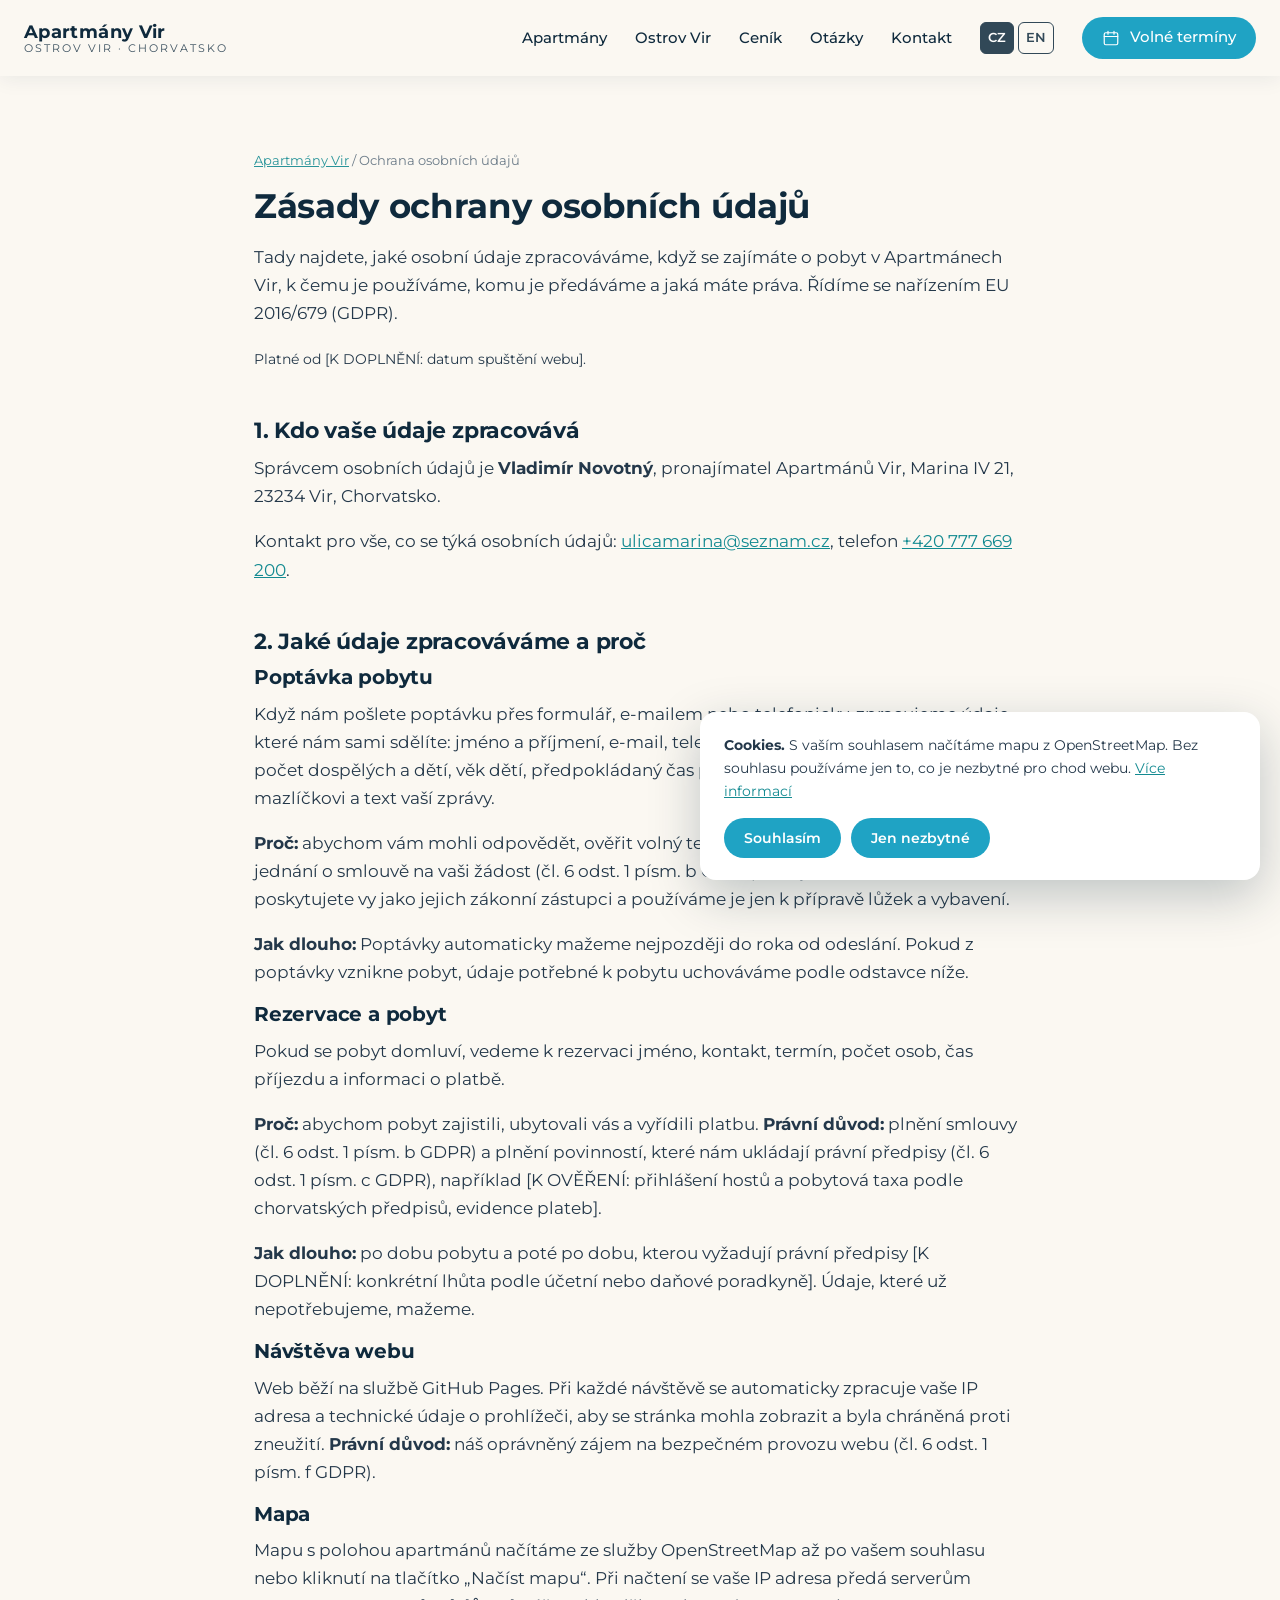
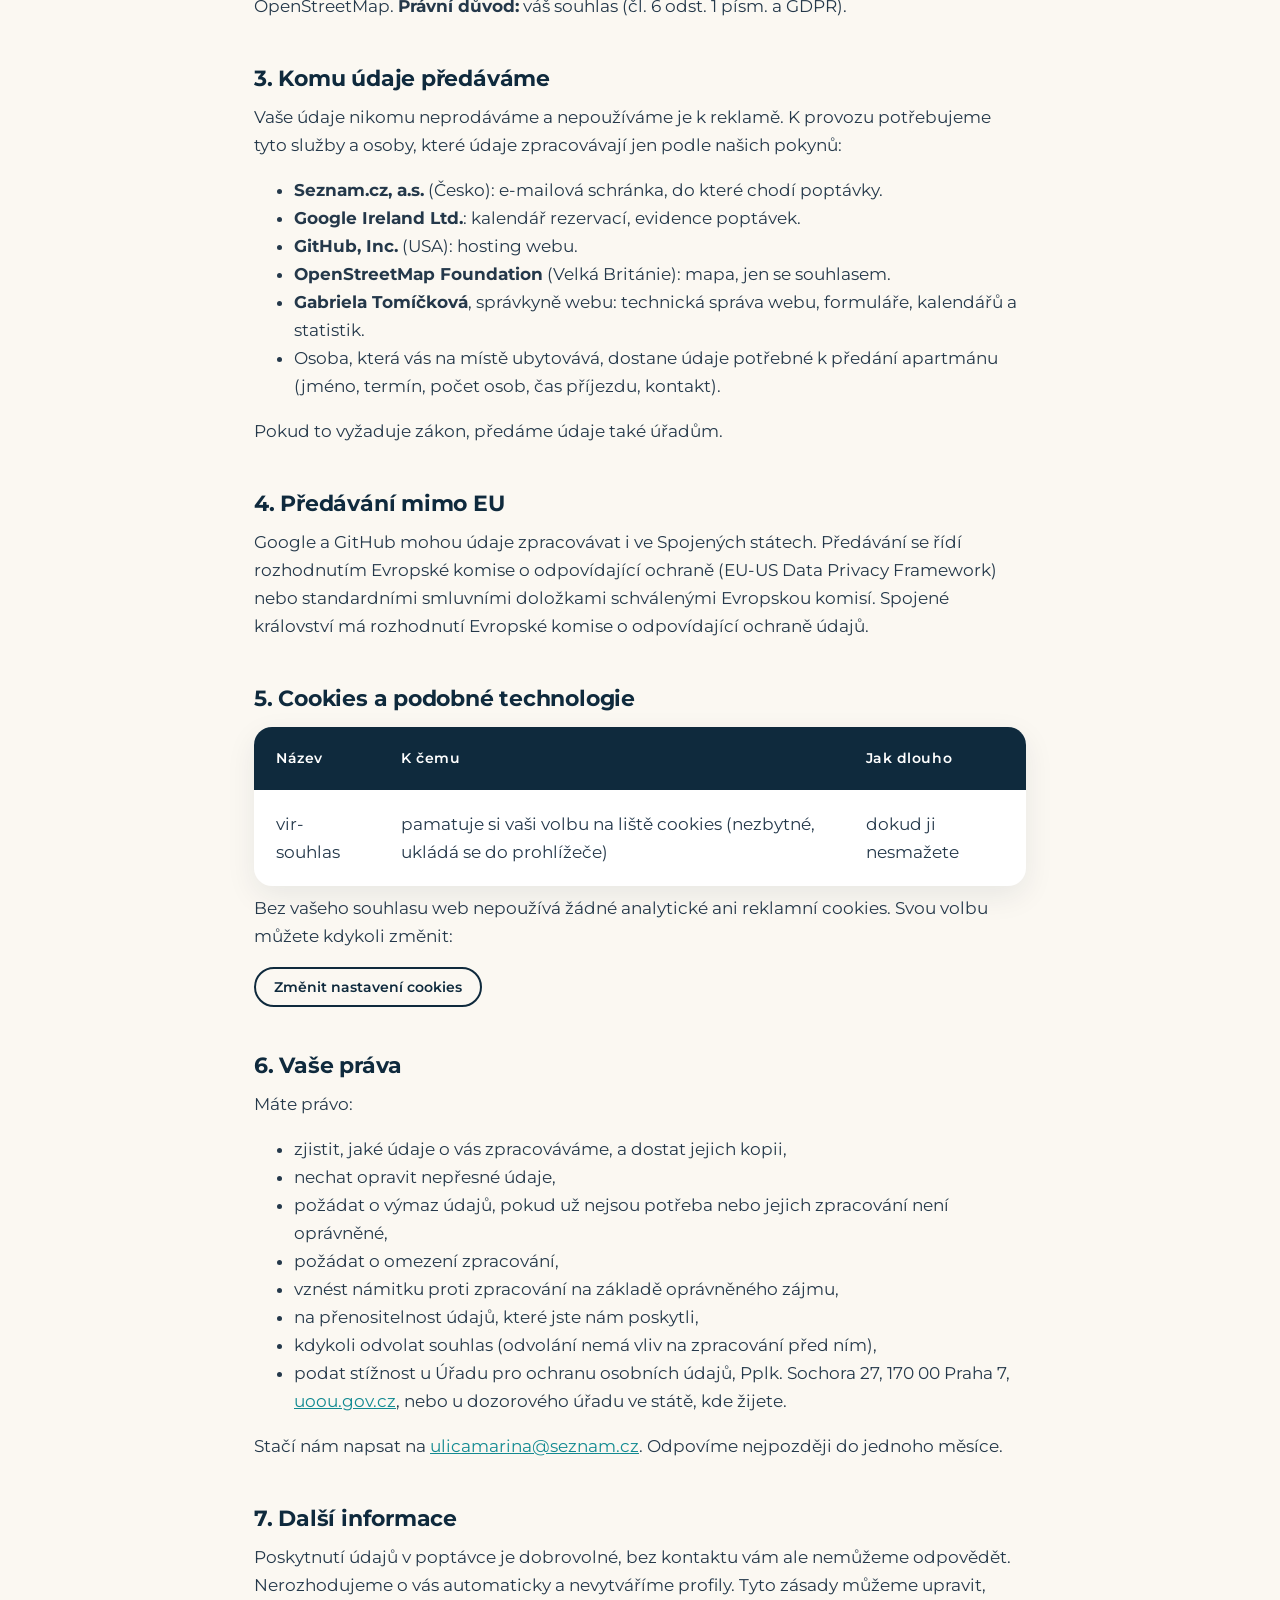
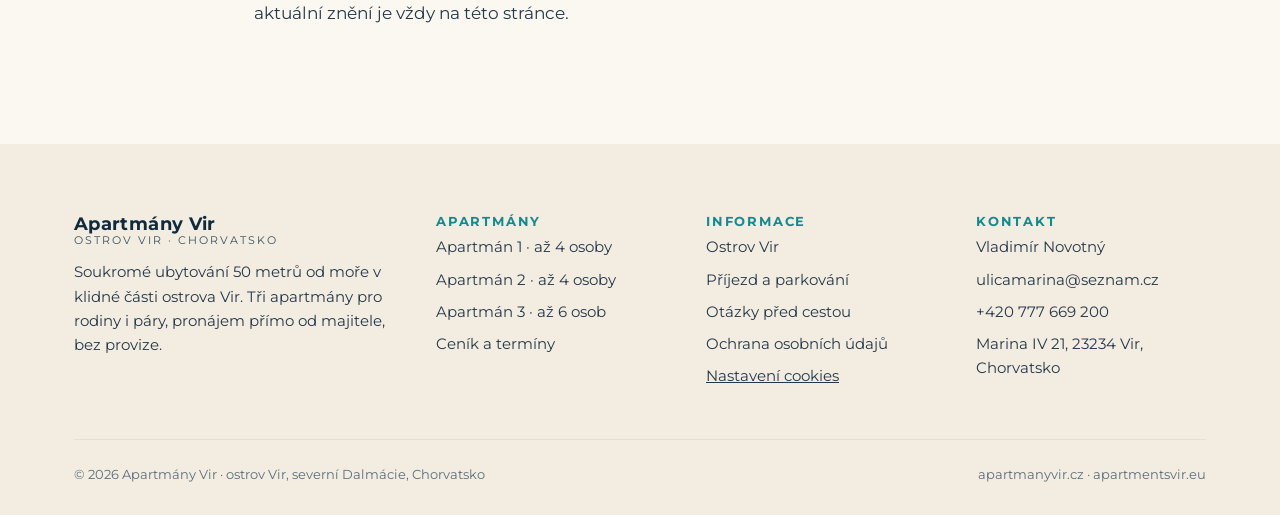
<file: ochrana-udaju.html>
<!DOCTYPE html>
<html lang="cs" class="">
<head>
<meta charset="utf-8">
<meta name="viewport" content="width=device-width, initial-scale=1">
<title>Zásady ochrany osobních údajů a cookies | Apartmány Vir</title>
<meta name="description" content="Jak Apartmány Vir na ostrově Vir zpracovávají osobní údaje z poptávek a rezervací a jaké cookies web používá.">
<link rel="canonical" href="https://apartmanyvir.cz/ochrana-udaju">
<meta name="robots" content="noindex, nofollow">
<meta name="theme-color" content="#0f2a3d">
<meta property="og:type" content="website">
<meta property="og:locale" content="cs_CZ">
<meta property="og:site_name" content="Apartmány Vir">
<meta property="og:title" content="Zásady ochrany osobních údajů a cookies | Apartmány Vir">
<meta property="og:description" content="Jak Apartmány Vir na ostrově Vir zpracovávají osobní údaje z poptávek a rezervací a jaké cookies web používá.">
<meta property="og:url" content="https://apartmanyvir.cz/ochrana-udaju">
<meta property="og:image" content="https://apartmanyvir.cz/img/nahled-sdileni.jpg">
<meta property="og:image:width" content="1200">
<meta property="og:image:height" content="630">
<meta property="og:image:alt" content="Apartmány Vir, 50 m od moře na ostrově Vir">
<meta name="twitter:card" content="summary_large_image">
<meta name="geo.region" content="HR-13">
<meta name="geo.placename" content="Vir">
<meta name="geo.position" content="44.30928;15.085458">
<link rel="icon" href="favicon.svg" type="image/svg+xml">
<link rel="preload" href="assets/fonts/montserrat-latin-ext-700-normal.woff2" as="font" type="font/woff2" crossorigin>
<link rel="stylesheet" href="assets/css/style.css?v=ffb786a2">
<script type="application/ld+json">{
 "@context": "https://schema.org",
 "@type": "WebPage",
 "name": "Zásady ochrany osobních údajů",
 "url": "https://apartmanyvir.cz/ochrana-udaju",
 "inLanguage": "cs"
}</script>
</head>
<body>
<a class="skip" href="#obsah">Přeskočit na obsah</a>
<svg xmlns="http://www.w3.org/2000/svg" style="display:none"><symbol id="i-vlny" viewBox="0 0 24 24"><path d="M2 15c2 0 2-1.5 4-1.5S8 15 10 15s2-1.5 4-1.5 2 1.5 4 1.5 2-1.5 4-1.5"/><path d="M2 19c2 0 2-1.5 4-1.5S8 19 10 19s2-1.5 4-1.5 2 1.5 4 1.5 2-1.5 4-1.5"/><circle cx="16" cy="7" r="3"/></symbol><symbol id="i-vlocka" viewBox="0 0 24 24"><path d="M12 2v20M4.9 6l14.2 12M19.1 6 4.9 18"/><path d="m9 4 3 2 3-2M9 20l3-2 3 2"/></symbol><symbol id="i-postel" viewBox="0 0 24 24"><path d="M3 18V7M3 14h18v4M21 14v-2a3 3 0 0 0-3-3h-7v5"/><circle cx="7" cy="11" r="1.6"/></symbol><symbol id="i-pohovka" viewBox="0 0 24 24"><path d="M4 11V8a2 2 0 0 1 2-2h12a2 2 0 0 1 2 2v3"/><path d="M2 13a2 2 0 0 1 4 0v2h12v-2a2 2 0 0 1 4 0v4H2z"/><path d="M5 17v2M19 17v2"/></symbol><symbol id="i-slunce" viewBox="0 0 24 24"><circle cx="12" cy="12" r="4"/><path d="M12 2v2M12 20v2M4.9 4.9l1.4 1.4M17.7 17.7l1.4 1.4M2 12h2M20 12h2M4.9 19.1l1.4-1.4M17.7 6.3l1.4-1.4"/></symbol><symbol id="i-wifi" viewBox="0 0 24 24"><path d="M2 8.5a15 15 0 0 1 20 0M5 12a10.5 10.5 0 0 1 14 0M8.5 15.5a5.5 5.5 0 0 1 7 0"/><circle cx="12" cy="19" r="1"/></symbol><symbol id="i-auto" viewBox="0 0 24 24"><path d="M5 16V11l2-5h10l2 5v5"/><path d="M3 16h18v3H3zM5 11h14"/><circle cx="7.5" cy="13.5" r=".8"/><circle cx="16.5" cy="13.5" r=".8"/></symbol><symbol id="i-most" viewBox="0 0 24 24"><path d="M2 10h20M4 10v9M20 10v9M12 10v9"/><path d="M4 10c2-4 6-5 8-5s6 1 8 5"/><path d="M2 21c2 0 2-1 4-1s2 1 4 1 2-1 4-1 2 1 4 1 2-1 4-1"/></symbol><symbol id="i-letadlo" viewBox="0 0 24 24"><path d="M2 16l20-8-3 9-6-2-3 4-1-5z"/><path d="M13 15l9-7"/></symbol><symbol id="i-paddle" viewBox="0 0 24 24"><ellipse cx="9" cy="14" rx="3" ry="8" transform="rotate(-30 9 14)"/><path d="M15 2l5 5M17.5 4.5 11 11"/></symbol><symbol id="i-kolo" viewBox="0 0 24 24"><circle cx="5.5" cy="16" r="3.5"/><circle cx="18.5" cy="16" r="3.5"/><path d="M5.5 16 9 9h6l3.5 7M9 9l3 7h-6.5M14 6h3l-2 3"/></symbol><symbol id="i-lehatko" viewBox="0 0 24 24"><path d="M3 18 8 9l5 4h8"/><path d="M6 18h15M8 9l-2-3"/><path d="M17 13v5"/></symbol><symbol id="i-gril" viewBox="0 0 24 24"><path d="M4 10h16a8 8 0 0 1-16 0z"/><path d="M8 18l-2 4M16 18l2 4M9 6c0-1 1-1 1-2M13 6c0-1 1-1 1-2"/></symbol><symbol id="i-zidlicka" viewBox="0 0 24 24"><path d="M7 3h10v7H7zM6 10h12M8 10l-2 11M16 10l2 11M7 16h10"/></symbol><symbol id="i-tlapka" viewBox="0 0 24 24"><circle cx="7" cy="9" r="1.8"/><circle cx="11" cy="6" r="1.8"/><circle cx="15" cy="6.5" r="1.8"/><circle cx="18" cy="10" r="1.8"/><path d="M8 17c0-3 2-5 4.5-5S17 14 17 17c0 2-2 2.5-4.5 2.5S8 19 8 17z"/></symbol><symbol id="i-kuchyn" viewBox="0 0 24 24"><path d="M4 3h16v18H4zM4 9h16M8 6h.01M12 6h.01M9 13h6v4H9z"/></symbol><symbol id="i-kava" viewBox="0 0 24 24"><path d="M5 8h11v6a5 5 0 0 1-5 5h-1a5 5 0 0 1-5-5z"/><path d="M16 9h2a2 2 0 0 1 0 4h-2M8 2v3M12 2v3"/></symbol><symbol id="i-sprcha" viewBox="0 0 24 24"><path d="M4 21V6a3 3 0 0 1 6 0"/><path d="M8 6h6l-1 3H9z"/><path d="M10 12v1M13 12v1M11.5 15v1M16 12l-.5 1M14 16v1"/></symbol><symbol id="i-osoby" viewBox="0 0 24 24"><circle cx="9" cy="7" r="3.5"/><path d="M2 21c0-4 3-6.5 7-6.5s7 2.5 7 6.5"/><circle cx="17" cy="8" r="2.5"/><path d="M17 13.5c3 0 5 2 5 5"/></symbol><symbol id="i-kalendar" viewBox="0 0 24 24"><rect x="3" y="5" width="18" height="16" rx="2"/><path d="M3 10h18M8 3v4M16 3v4"/></symbol><symbol id="i-sipka" viewBox="0 0 24 24"><path d="M5 12h14M13 6l6 6-6 6"/></symbol><symbol id="i-mail" viewBox="0 0 24 24"><rect x="3" y="5" width="18" height="14" rx="2"/><path d="m3 7 9 6 9-6"/></symbol><symbol id="i-telefon" viewBox="0 0 24 24"><path d="M5 3h4l2 5-2.5 1.5a11 11 0 0 0 6 6L16 13l5 2v4a2 2 0 0 1-2 2A16 16 0 0 1 3 5a2 2 0 0 1 2-2"/></symbol><symbol id="i-pin" viewBox="0 0 24 24"><path d="M12 21s-7-6.2-7-11.5A7 7 0 0 1 19 9.5C19 14.8 12 21 12 21z"/><circle cx="12" cy="9.5" r="2.5"/></symbol><symbol id="i-majak" viewBox="0 0 24 24"><path d="M10 22l1-13h2l1 13zM9 9h6M10.5 9 11 5h2l.5 4M12 3v2"/><path d="M4 6l5 1.5M20 6l-5 1.5M4 22h16"/></symbol><symbol id="i-mesto" viewBox="0 0 24 24"><path d="M3 21V10l4-3 4 3v11M11 21V6l5-3 5 3v15M3 21h18M6 13h2M6 17h2M14 9h4M14 13h4M14 17h4"/></symbol><symbol id="i-dite" viewBox="0 0 24 24"><circle cx="12" cy="6" r="3"/><path d="M12 9v6M8 12h8M10 21l2-6 2 6"/></symbol><symbol id="i-terasa" viewBox="0 0 24 24"><path d="M3 21V11l9-7 9 7v10"/><path d="M3 15h18M7 15v6M12 15v6M17 15v6"/></symbol><symbol id="i-balkon" viewBox="0 0 24 24"><rect x="7" y="3" width="10" height="10" rx="1"/><path d="M12 3v10M3 13h18M5 13v8M9 13v8M15 13v8M19 13v8M3 21h18"/></symbol><symbol id="i-dvur" viewBox="0 0 24 24"><path d="M3 21h18M5 21V10M19 21V10M3 10h18"/><path d="M9 21v-5h6v5"/><path d="M12 3c-2 2-2 4 0 6 2-2 2-4 0-6z"/></symbol><symbol id="i-check" viewBox="0 0 24 24"><path d="m5 12 4 4 10-10"/></symbol><symbol id="i-menu" viewBox="0 0 24 24"><path d="M3 6h18M3 12h18M3 18h18"/></symbol><symbol id="i-prt" viewBox="0 0 24 24"><path d="M4 7h16v12H4zM4 7l2-3h12l2 3M9 11h6"/></symbol></svg>
<header class="hlavicka je-svetla">
 <div class="wrap">
  <a class="logo" href="./"><b>Apartmány Vir</b><small>Ostrov Vir · Chorvatsko</small></a>
  <button class="burger" aria-label="Menu" aria-expanded="false" aria-controls="menu"><svg class="ikona" aria-hidden="true"><use href="#i-menu"/></svg></button>
  <nav class="menu" id="menu" aria-label="Hlavní menu">
   <a href="./#apartmany">Apartmány</a>
   <a href="./#ostrov-vir">Ostrov Vir</a>
   <a href="./#cenik">Ceník</a>
   <a href="./#otazky">Otázky</a>
   <a href="./#kontakt">Kontakt</a>
   <span class="jazyk" aria-label="Jazyk"><span class="aktivni"><em>CZ</em></span><span title="Anglickou verzi na apartmentsvir.eu připravujeme">EN</span></span>
   <a class="btn btn--azur btn--maly" href="./#poptavka"><svg class="ikona" aria-hidden="true"><use href="#i-kalendar"/></svg> Volné termíny</a>
  </nav>
 </div>
</header>
<main id="obsah" class="text-stranka">

 <p class="drobky" style="color:var(--text-svetly)"><a href="./">Apartmány Vir</a> / Ochrana osobních údajů</p>
 <h1>Zásady ochrany osobních údajů</h1>
 <p>Tady najdete, jaké osobní údaje zpracováváme, když se zajímáte o pobyt v Apartmánech Vir, k čemu je používáme, komu je předáváme a jaká máte práva. Řídíme se nařízením EU 2016/679 (GDPR).</p>
 <p><small>Platné od [K DOPLNĚNÍ: datum spuštění webu].</small></p>

 <h2>1. Kdo vaše údaje zpracovává</h2>
 <p>Správcem osobních údajů je <b>Vladimír Novotný</b>, pronajímatel Apartmánů Vir, Marina IV 21, 23234 Vir, Chorvatsko.</p>
 <p>Kontakt pro vše, co se týká osobních údajů: <a data-mail href="mailto:ulicamarina@seznam.cz">ulicamarina@seznam.cz</a>, telefon <a data-tel href="tel:+420777669200">+420 777 669 200</a>.</p>

 <h2>2. Jaké údaje zpracováváme a proč</h2>

 <h3>Poptávka pobytu</h3>
 <p>Když nám pošlete poptávku přes formulář, e-mailem nebo telefonicky, zpracujeme údaje, které nám sami sdělíte: jméno a příjmení, e-mail, telefon, vybraný apartmán a termín, počet dospělých a dětí, věk dětí, předpokládaný čas příjezdu, informaci o domácím mazlíčkovi a text vaší zprávy.</p>
 <p><b>Proč:</b> abychom vám mohli odpovědět, ověřit volný termín a domluvit pobyt. <b>Právní důvod:</b> jednání o smlouvě na vaši žádost (čl. 6 odst. 1 písm. b GDPR). Údaje o dětech nám poskytujete vy jako jejich zákonní zástupci a používáme je jen k přípravě lůžek a vybavení.</p>
 <p><b>Jak dlouho:</b> Poptávky automaticky mažeme nejpozději do roka od odeslání. Pokud z poptávky vznikne pobyt, údaje potřebné k pobytu uchováváme podle odstavce níže.</p>

 <h3>Rezervace a pobyt</h3>
 <p>Pokud se pobyt domluví, vedeme k rezervaci jméno, kontakt, termín, počet osob, čas příjezdu a informaci o platbě.</p>
 <p><b>Proč:</b> abychom pobyt zajistili, ubytovali vás a vyřídili platbu. <b>Právní důvod:</b> plnění smlouvy (čl. 6 odst. 1 písm. b GDPR) a plnění povinností, které nám ukládají právní předpisy (čl. 6 odst. 1 písm. c GDPR), například [K OVĚŘENÍ: přihlášení hostů a pobytová taxa podle chorvatských předpisů, evidence plateb].</p>
 <p><b>Jak dlouho:</b> po dobu pobytu a poté po dobu, kterou vyžadují právní předpisy [K DOPLNĚNÍ: konkrétní lhůta podle účetní nebo daňové poradkyně]. Údaje, které už nepotřebujeme, mažeme.</p>

 <h3>Návštěva webu</h3>
 <p>Web běží na službě GitHub Pages. Při každé návštěvě se automaticky zpracuje vaše IP adresa a technické údaje o prohlížeči, aby se stránka mohla zobrazit a byla chráněná proti zneužití. <b>Právní důvod:</b> náš oprávněný zájem na bezpečném provozu webu (čl. 6 odst. 1 písm. f GDPR).</p>

 <h3>Mapa</h3>
 <p>Mapu s polohou apartmánů načítáme ze služby OpenStreetMap až po vašem souhlasu nebo kliknutí na tlačítko „Načíst mapu“. Při načtení se vaše IP adresa předá serverům OpenStreetMap. <b>Právní důvod:</b> váš souhlas (čl. 6 odst. 1 písm. a GDPR).</p>

 <h2>3. Komu údaje předáváme</h2>
 <p>Vaše údaje nikomu neprodáváme a nepoužíváme je k reklamě. K provozu potřebujeme tyto služby a osoby, které údaje zpracovávají jen podle našich pokynů:</p>
 <ul>
  <li><b>Seznam.cz, a.s.</b> (Česko): e-mailová schránka, do které chodí poptávky.</li>
  <li><b>Google Ireland Ltd.</b>: kalendář rezervací, evidence poptávek.</li>
  <li><b>GitHub, Inc.</b> (USA): hosting webu.</li>
  <li><b>OpenStreetMap Foundation</b> (Velká Británie): mapa, jen se souhlasem.</li>
  <li><b>Gabriela Tomíčková</b>, správkyně webu: technická správa webu, formuláře, kalendářů a statistik.</li>
  <li>Osoba, která vás na místě ubytovává, dostane údaje potřebné k předání apartmánu (jméno, termín, počet osob, čas příjezdu, kontakt).</li>
 </ul>
 <p>Pokud to vyžaduje zákon, předáme údaje také úřadům.</p>

 <h2>4. Předávání mimo EU</h2>
 <p>Google a GitHub mohou údaje zpracovávat i ve Spojených státech. Předávání se řídí rozhodnutím Evropské komise o odpovídající ochraně (EU-US Data Privacy Framework) nebo standardními smluvními doložkami schválenými Evropskou komisí. Spojené království má rozhodnutí Evropské komise o odpovídající ochraně údajů.</p>

 <h2>5. Cookies a podobné technologie</h2>
 <table class="cenik" style="margin:16px 0 8px">
  <thead><tr><th>Název</th><th>K čemu</th><th>Jak dlouho</th></tr></thead>
  <tbody>
   <tr><td data-sloupec="Název">vir-souhlas</td><td data-sloupec="K čemu">pamatuje si vaši volbu na liště cookies (nezbytné, ukládá se do prohlížeče)</td><td data-sloupec="Jak dlouho">dokud ji nesmažete</td></tr>
  </tbody>
 </table>
 <p>Bez vašeho souhlasu web nepoužívá žádné analytické ani reklamní cookies. Svou volbu můžete kdykoli změnit:</p>
 <p><button class="btn btn--obrys btn--maly" data-cookies-nastaveni>Změnit nastavení cookies</button></p>

 <h2>6. Vaše práva</h2>
 <p>Máte právo:</p>
 <ul>
  <li>zjistit, jaké údaje o vás zpracováváme, a dostat jejich kopii,</li>
  <li>nechat opravit nepřesné údaje,</li>
  <li>požádat o výmaz údajů, pokud už nejsou potřeba nebo jejich zpracování není oprávněné,</li>
  <li>požádat o omezení zpracování,</li>
  <li>vznést námitku proti zpracování na základě oprávněného zájmu,</li>
  <li>na přenositelnost údajů, které jste nám poskytli,</li>
  <li>kdykoli odvolat souhlas (odvolání nemá vliv na zpracování před ním),</li>
  <li>podat stížnost u Úřadu pro ochranu osobních údajů, Pplk. Sochora 27, 170 00 Praha 7, <a href="https://uoou.gov.cz" target="_blank" rel="noopener">uoou.gov.cz</a>, nebo u dozorového úřadu ve státě, kde žijete.</li>
 </ul>
 <p>Stačí nám napsat na <a data-mail href="mailto:ulicamarina@seznam.cz">ulicamarina@seznam.cz</a>. Odpovíme nejpozději do jednoho měsíce.</p>

 <h2>7. Další informace</h2>
 <p>Poskytnutí údajů v poptávce je dobrovolné, bez kontaktu vám ale nemůžeme odpovědět. Nerozhodujeme o vás automaticky a nevytváříme profily. Tyto zásady můžeme upravit, aktuální znění je vždy na této stránce.</p>
</main>
<footer class="paticka">
 <div class="wrap">
  <div class="paticka__mriz">
   <div>
    <a class="logo" href="./" style="color:var(--navy)"><b>Apartmány Vir</b><small>Ostrov Vir · Chorvatsko</small></a>
    <p style="margin-top:14px">Soukromé ubytování 50 metrů od moře v klidné části ostrova Vir. Tři apartmány pro rodiny i páry, pronájem přímo od majitele, bez provize.</p>
   </div>
   <div>
    <h4>Apartmány</h4>
    <ul>
     <li><a href="apartman-1">Apartmán 1 · až 4 osoby</a></li>
     <li><a href="apartman-2">Apartmán 2 · až 4 osoby</a></li>
     <li><a href="apartman-3">Apartmán 3 · až 6 osob</a></li>
     <li><a href="./#cenik">Ceník a termíny</a></li>
    </ul>
   </div>
   <div>
    <h4>Informace</h4>
    <ul>
     <li><a href="./#ostrov-vir">Ostrov Vir</a></li>
     <li><a href="./#prijezd">Příjezd a parkování</a></li>
     <li><a href="./#otazky">Otázky před cestou</a></li>
     <li><a href="ochrana-udaju">Ochrana osobních údajů</a></li>
     <li><button class="odkaz-tlacitko" data-cookies-nastaveni>Nastavení cookies</button></li>
    </ul>
   </div>
   <div>
    <h4>Kontakt</h4>
    <ul>
     <li>Vladimír Novotný</li>
     <li><a data-mail href="mailto:ulicamarina@seznam.cz">ulicamarina@seznam.cz</a></li>
     <li><a data-tel href="tel:+420777669200">+420 777 669 200</a></li>
     <li>Marina IV 21, 23234 Vir, Chorvatsko</li>
    </ul>
   </div>
  </div>
  <div class="paticka__spodek">
   <span>© 2026 Apartmány Vir · ostrov Vir, severní Dalmácie, Chorvatsko</span>
   <span>apartmanyvir.cz · apartmentsvir.eu</span>
  </div>
 </div>
</footer>
<div class="cookies" role="dialog" aria-label="Souhlas s cookies">
 <p><b>Cookies.</b> S vaším souhlasem načítáme mapu z OpenStreetMap. Bez souhlasu používáme jen to, co je nezbytné pro chod webu. <a href="ochrana-udaju">Více informací</a></p>
 <div class="cookies__akce">
  <button class="btn btn--azur btn--maly" data-souhlas="ano">Souhlasím</button>
  <button class="btn btn--azur btn--maly" data-souhlas="ne">Jen nezbytné</button>
 </div>
</div>
<a class="btn btn--azur plovouci" href="./#poptavka"><svg class="ikona" aria-hidden="true"><use href="#i-kalendar"/></svg> Poptat termín</a>
<script src="assets/js/nastaveni.js?v=7039b00a"></script>
<script src="assets/js/main.js?v=0e4a499b"></script>
</body>
</html>
</file>
<file: assets/css/style.css>
/* =========================================================
   Apartmány Vir · styly
   Barvy: krémová a bílá plocha, navy jen jako akcent,
   tyrkysová/azurová pro moře, žlutá a červená na detaily.
   ========================================================= */

/* ---------- Písmo (uložené na webu, bez Google Fonts) ---------- */
@font-face{font-family:"Montserrat";font-style:normal;font-weight:400;font-display:swap;src:url(../fonts/montserrat-latin-ext-400-normal.woff2) format("woff2");unicode-range:U+0100-02BA,U+02BD-02C5,U+02C7-02CC,U+02CE-02D7,U+02DD-02FF,U+0304,U+0308,U+0329,U+1D00-1DBF,U+1E00-1E9F,U+1EF2-1EFF,U+2020,U+20A0-20AB,U+20AD-20C0,U+2113,U+2C60-2C7F,U+A720-A7FF}
@font-face{font-family:"Montserrat";font-style:normal;font-weight:400;font-display:swap;src:url(../fonts/montserrat-latin-400-normal.woff2) format("woff2");unicode-range:U+0000-00FF,U+0131,U+0152-0153,U+02BB-02BC,U+02C6,U+02DA,U+02DC,U+0304,U+0308,U+0329,U+2000-206F,U+20AC,U+2122,U+2191,U+2193,U+2212,U+2215,U+FEFF,U+FFFD}
@font-face{font-family:"Montserrat";font-style:normal;font-weight:500;font-display:swap;src:url(../fonts/montserrat-latin-ext-500-normal.woff2) format("woff2");unicode-range:U+0100-02BA,U+02BD-02C5,U+02C7-02CC,U+02CE-02D7,U+02DD-02FF,U+0304,U+0308,U+0329,U+1D00-1DBF,U+1E00-1E9F,U+1EF2-1EFF,U+2020,U+20A0-20AB,U+20AD-20C0,U+2113,U+2C60-2C7F,U+A720-A7FF}
@font-face{font-family:"Montserrat";font-style:normal;font-weight:500;font-display:swap;src:url(../fonts/montserrat-latin-500-normal.woff2) format("woff2");unicode-range:U+0000-00FF,U+0131,U+0152-0153,U+02BB-02BC,U+02C6,U+02DA,U+02DC,U+0304,U+0308,U+0329,U+2000-206F,U+20AC,U+2122,U+2191,U+2193,U+2212,U+2215,U+FEFF,U+FFFD}
@font-face{font-family:"Montserrat";font-style:normal;font-weight:600;font-display:swap;src:url(../fonts/montserrat-latin-ext-600-normal.woff2) format("woff2");unicode-range:U+0100-02BA,U+02BD-02C5,U+02C7-02CC,U+02CE-02D7,U+02DD-02FF,U+0304,U+0308,U+0329,U+1D00-1DBF,U+1E00-1E9F,U+1EF2-1EFF,U+2020,U+20A0-20AB,U+20AD-20C0,U+2113,U+2C60-2C7F,U+A720-A7FF}
@font-face{font-family:"Montserrat";font-style:normal;font-weight:600;font-display:swap;src:url(../fonts/montserrat-latin-600-normal.woff2) format("woff2");unicode-range:U+0000-00FF,U+0131,U+0152-0153,U+02BB-02BC,U+02C6,U+02DA,U+02DC,U+0304,U+0308,U+0329,U+2000-206F,U+20AC,U+2122,U+2191,U+2193,U+2212,U+2215,U+FEFF,U+FFFD}
@font-face{font-family:"Montserrat";font-style:normal;font-weight:700;font-display:swap;src:url(../fonts/montserrat-latin-ext-700-normal.woff2) format("woff2");unicode-range:U+0100-02BA,U+02BD-02C5,U+02C7-02CC,U+02CE-02D7,U+02DD-02FF,U+0304,U+0308,U+0329,U+1D00-1DBF,U+1E00-1E9F,U+1EF2-1EFF,U+2020,U+20A0-20AB,U+20AD-20C0,U+2113,U+2C60-2C7F,U+A720-A7FF}
@font-face{font-family:"Montserrat";font-style:normal;font-weight:700;font-display:swap;src:url(../fonts/montserrat-latin-700-normal.woff2) format("woff2");unicode-range:U+0000-00FF,U+0131,U+0152-0153,U+02BB-02BC,U+02C6,U+02DA,U+02DC,U+0304,U+0308,U+0329,U+2000-206F,U+20AC,U+2122,U+2191,U+2193,U+2212,U+2215,U+FEFF,U+FFFD}

:root{
  --krem:#fbf8f2;
  --bila:#ffffff;
  --pisek:#f3ece0;
  --navy:#0f2a3d;
  --navy-70:rgba(15,42,61,.7);
  --text:#24384a;
  --text-svetly:#5b6d7c;
  --tyrkys:#138a91;
  --azur:#1fa3c4;
  --azur-svetla:#e3f4f8;
  --slunce:#f2b84b;
  --cervena:#d9483b;
  --volno:#3aa65a;
  --obsazeno:#d9483b;
  --linka:#e6dfd2;
  --radius:14px;
  --stin:0 10px 30px rgba(15,42,61,.08);
  --max:1180px;
  --font:"Montserrat",system-ui,-apple-system,"Segoe UI",Roboto,sans-serif;
}

*,*::before,*::after{box-sizing:border-box}
html{-webkit-text-size-adjust:100%;overflow-x:clip}
body{overflow-x:clip}
section[id],[id="poptavka"]{scroll-margin-top:72px}
body{margin:0;font-family:var(--font);font-size:1.0625rem;line-height:1.65;color:var(--text);background:var(--krem);-webkit-font-smoothing:antialiased}
img{max-width:100%;display:block}
figure{margin:0}
a{color:var(--tyrkys)}
a:hover{color:var(--navy)}
h1,h2,h3,h4{color:var(--navy);line-height:1.18;margin:0 0 .5em;font-weight:700;letter-spacing:-.01em}
h2{font-size:clamp(1.8rem,3.4vw,2.7rem)}
h3{font-size:1.25rem}
p{margin:0 0 1em}
.wrap{max-width:var(--max);margin:0 auto;padding:0 24px}
.sr-only{position:absolute;width:1px;height:1px;overflow:hidden;clip:rect(0 0 0 0);white-space:nowrap}
.skip{position:absolute;left:-999px;top:8px;background:var(--navy);color:#fff;padding:8px 14px;border-radius:8px;z-index:200}
.skip:focus{left:8px}
:focus-visible{outline:3px solid var(--slunce);outline-offset:3px}

.stitek{display:inline-block;font-size:.78rem;font-weight:600;letter-spacing:.14em;text-transform:uppercase;color:var(--tyrkys);margin-bottom:.9rem}
.stitek::before{content:"";display:inline-block;width:26px;height:2px;background:var(--slunce);vertical-align:middle;margin-right:10px}
.uvod{font-size:1.08rem;color:var(--text-svetly);max-width:640px}
.sekce{padding:110px 0}
.sekce--bila{background:var(--bila)}
.sekce--pisek{background:var(--pisek)}
.sekce-hlava{max-width:720px;margin-bottom:48px}
.sekce-hlava--stred{margin-left:auto;margin-right:auto;text-align:center}
.sekce-hlava--stred .uvod{margin:0 auto}

/* ---------- Tlačítka ---------- */
.btn{display:inline-flex;align-items:center;gap:10px;font-family:inherit;font-weight:600;font-size:.95rem;padding:14px 26px;border-radius:999px;border:2px solid transparent;text-decoration:none;cursor:pointer;transition:transform .2s,background .2s,color .2s,border-color .2s;line-height:1.2}
.btn:hover{transform:translateY(-2px)}
.btn--azur{background:var(--azur);color:#fff}
.btn--azur:hover{background:var(--tyrkys);color:#fff}
.btn--obrys{border-color:var(--navy);color:var(--navy);background:transparent}
.btn--obrys:hover{background:var(--navy);color:#fff}
.btn--bila{background:#fff;color:var(--navy)}
.btn--bila:hover{background:var(--slunce);color:var(--navy)}
.btn--maly{padding:10px 18px;font-size:.85rem}
.btn svg{width:18px;height:18px}

/* ---------- Ikony ---------- */
.ikona{width:22px;height:22px;stroke:currentColor;fill:none;stroke-width:1.6;stroke-linecap:round;stroke-linejoin:round;flex:none}

/* ---------- Hlavička ---------- */
.hlavicka{position:fixed;inset:0 0 auto 0;z-index:100;transition:background .35s,box-shadow .35s,color .35s;color:#fff}
.hlavicka .wrap{display:flex;align-items:center;justify-content:space-between;height:76px;max-width:1320px}
.logo{display:flex;flex-direction:column;text-decoration:none;color:inherit;line-height:1.1}
.logo b{font-size:1.15rem;letter-spacing:.02em}
.logo small{font-size:.7rem;letter-spacing:.18em;text-transform:uppercase;opacity:.8}
.menu{display:flex;align-items:center;gap:28px}
.menu a{color:inherit;text-decoration:none;font-weight:500;font-size:.92rem}
.menu a:hover{color:var(--slunce)}
.menu .btn{color:#fff}
.menu .btn:hover{color:#fff}
.jazyk{display:flex;gap:4px;font-size:.8rem;font-weight:600}
.jazyk span,.jazyk a{padding:4px 7px;border-radius:6px;border:1px solid currentColor;opacity:.85}
.jazyk .aktivni{background:currentColor}
.jazyk .aktivni em{font-style:normal;color:var(--navy)}
.hlavicka.je-plna,.hlavicka.je-svetla{background:rgba(251,248,242,.96);color:var(--navy);box-shadow:0 2px 20px rgba(15,42,61,.08);backdrop-filter:blur(8px)}
.hlavicka.je-plna .jazyk .aktivni em,.hlavicka.je-svetla .jazyk .aktivni em{color:#fff}
.burger{display:none;background:none;border:0;color:inherit;cursor:pointer;padding:8px}
.burger svg{width:28px;height:28px;stroke:currentColor}

/* =========================================================
   PROHLÍDKA · „video“ řízené scrollováním
   ========================================================= */
.prohlidka{position:relative;height:620vh;background:#0b1a26}
.prohlidka__scena{position:sticky;top:0;height:100vh;height:100svh;overflow:hidden}
.prohlidka__snimek{position:absolute;inset:0;opacity:0;will-change:transform,opacity,filter}
.prohlidka__snimek img{width:100%;height:100%;object-fit:cover}
.prohlidka__snimek:first-child{opacity:1}
.prohlidka__zavoj{position:absolute;inset:0;pointer-events:none;background:
  linear-gradient(180deg,rgba(8,20,30,.55) 0%,rgba(8,20,30,0) 30%,rgba(8,20,30,0) 60%,rgba(8,20,30,.6) 100%),
  linear-gradient(90deg,rgba(8,20,30,var(--tma,.55)) 0%,rgba(8,20,30,0) 65%)}
.prohlidka__zablesk{position:absolute;inset:0;background:#fff7e8;opacity:0;pointer-events:none;mix-blend-mode:screen}
.kapitola{position:absolute;left:0;right:0;padding:0 24px;color:#fff;opacity:0;pointer-events:none;will-change:opacity,transform}
.kapitola.je-videt{pointer-events:auto}
.kapitola .wrap{max-width:1180px}
.kapitola--hero{top:50%;transform:translateY(-50%)}
.kapitola--dole{bottom:12vh}
.kapitola h1{color:#fff;font-size:clamp(2.1rem,5vw,3.8rem);max-width:820px;text-shadow:0 2px 30px rgba(0,0,0,.35)}
.kapitola h2{color:#fff;font-size:clamp(1.6rem,3.6vw,2.8rem);max-width:640px;text-shadow:0 2px 24px rgba(0,0,0,.4)}
.kapitola p{font-size:clamp(1rem,1.5vw,1.2rem);max-width:560px;text-shadow:0 1px 3px rgba(0,0,0,.7),0 2px 18px rgba(0,0,0,.6)}
.kapitola--hero .vyhody-radek li{text-shadow:0 1px 3px rgba(0,0,0,.8)}
.kapitola .stitek{color:#fff}
.kapitola__karta{display:inline-block;background:rgba(10,24,36,.42);backdrop-filter:blur(10px);-webkit-backdrop-filter:blur(10px);border:1px solid rgba(255,255,255,.18);border-radius:18px;padding:26px 30px;max-width:600px}
.kapitola__karta h2{font-size:clamp(1.4rem,2.6vw,2.1rem);text-shadow:none}
.kapitola__karta p{text-shadow:none;margin-bottom:0}
.vyhody-radek{display:flex;flex-wrap:wrap;gap:10px 22px;margin:26px 0 32px;padding:0;list-style:none;font-weight:600;font-size:.95rem}
.vyhody-radek li{display:flex;align-items:center;gap:8px}
.vyhody-radek .ikona{color:var(--slunce)}
.hero-tlacitka{display:flex;flex-wrap:wrap;gap:12px}
.scroll-napoveda{position:absolute;left:50%;bottom:26px;transform:translateX(-50%);color:#fff;font-size:.75rem;letter-spacing:.2em;text-transform:uppercase;display:flex;flex-direction:column;align-items:center;gap:10px;opacity:.9;transition:opacity .4s}
.scroll-napoveda i{width:24px;height:38px;border:2px solid #fff;border-radius:14px;position:relative}
.scroll-napoveda i::after{content:"";position:absolute;left:50%;top:7px;width:4px;height:8px;margin-left:-2px;background:#fff;border-radius:2px;animation:kolecko 1.6s infinite}
@keyframes kolecko{0%{opacity:1;transform:translateY(0)}100%{opacity:0;transform:translateY(12px)}}
.prohlidka__postup{position:absolute;right:28px;top:50%;transform:translateY(-50%);display:flex;flex-direction:column;gap:16px;list-style:none;margin:0;padding:0}
.prohlidka__postup li{text-shadow:0 1px 6px rgba(0,0,0,.7);display:flex;align-items:center;justify-content:flex-end;gap:12px;color:rgba(255,255,255,.65);font-size:.75rem;font-weight:600;letter-spacing:.08em;text-transform:uppercase;transition:color .3s}
.prohlidka__postup li::after{content:"";width:10px;height:10px;border-radius:50%;border:2px solid currentColor;transition:background .3s,transform .3s}
.prohlidka__postup li.aktivni{color:#fff}
.prohlidka__postup li.aktivni::after{background:var(--slunce);border-color:var(--slunce);transform:scale(1.25)}
.prohlidka__lista{position:absolute;left:0;bottom:0;height:3px;background:var(--slunce);width:0}

/* Když si návštěvník nepřeje animace */
@media (prefers-reduced-motion:reduce){
  .prohlidka{height:auto}
  .prohlidka__scena{position:relative;height:auto}
  .prohlidka__snimek{position:relative;opacity:1!important;transform:none!important;filter:none!important;height:70vh}
  .kapitola{position:relative;opacity:1!important;transform:none!important;padding:30px 24px;background:var(--navy)}
  .kapitola--hero{top:auto}
  .prohlidka__postup,.scroll-napoveda,.prohlidka__lista,.prohlidka__zablesk{display:none}
  [data-reveal]{opacity:1!important;transform:none!important}
}

/* =========================================================
   Objevování obsahu při scrollování
   ========================================================= */
[data-reveal]{opacity:0;transform:translateY(40px);transition:opacity .9s cubic-bezier(.2,.7,.2,1),transform .9s cubic-bezier(.2,.7,.2,1)}
[data-reveal="vlevo"]{transform:translateX(-50px)}
[data-reveal="vpravo"]{transform:translateX(50px)}
[data-reveal="zoom"]{transform:scale(.94)}
[data-reveal].is-in{opacity:1;transform:none}
[data-delay="1"]{transition-delay:.12s}
[data-delay="2"]{transition-delay:.24s}
[data-delay="3"]{transition-delay:.36s}
[data-delay="4"]{transition-delay:.48s}

/* ---------- Statistiky ---------- */
.auto-stoji{display:grid;grid-template-columns:1.1fr 1fr;gap:70px;align-items:center}
.cisla{display:grid;grid-template-columns:repeat(3,1fr);gap:16px;margin-top:34px}
.cislo{background:var(--bila);border:1px solid var(--linka);border-radius:var(--radius);padding:22px 18px;text-align:center}
.cislo b{display:block;font-size:clamp(1.5rem,2.4vw,2rem);color:var(--tyrkys);line-height:1.1;white-space:nowrap}
.cislo span{font-size:.85rem;color:var(--text-svetly)}
.foto-ramec{position:relative;border-radius:22px;overflow:hidden;box-shadow:var(--stin)}
.foto-ramec img{width:100%;height:100%;object-fit:cover;transform:scale(1.08);transition:transform .1s linear}
.foto-ramec figcaption{position:absolute;left:16px;bottom:16px;background:rgba(255,255,255,.92);color:var(--navy);font-size:.8rem;font-weight:600;padding:7px 12px;border-radius:999px}
.foto-ramec--vysoky{aspect-ratio:4/5}
.foto-ramec--siroky{aspect-ratio:16/10}

/* ---------- Karty apartmánů ---------- */
.karty{display:grid;grid-template-columns:repeat(3,1fr);gap:28px}
.karta{background:var(--bila);border-radius:20px;overflow:hidden;box-shadow:var(--stin);display:flex;flex-direction:column;transition:transform .35s,box-shadow .35s}
.karta:hover{transform:translateY(-6px);box-shadow:0 18px 44px rgba(15,42,61,.14)}
.karta__foto{position:relative;aspect-ratio:4/3;overflow:hidden;display:block}
.karta__foto img{width:100%;height:100%;object-fit:cover;transition:transform .8s}
.karta:hover .karta__foto img{transform:scale(1.06)}
.karta__patro{position:absolute;left:14px;top:14px;background:rgba(255,255,255,.94);color:var(--navy);font-size:.75rem;font-weight:700;letter-spacing:.06em;text-transform:uppercase;padding:6px 11px;border-radius:999px}
.karta__telo{padding:24px 24px 26px;display:flex;flex-direction:column;flex:1}
.karta h3{margin-bottom:.35em}
.karta h3 a{color:inherit;text-decoration:none}
.karta__kapacita{color:var(--text-svetly);font-size:.92rem;margin-bottom:16px}
.parametry{list-style:none;margin:0 0 18px;padding:0;display:grid;grid-template-columns:1fr 1fr;gap:9px 12px;font-size:.88rem}
.parametry li{display:flex;align-items:center;gap:8px}
.parametry .ikona{width:19px;height:19px;color:var(--tyrkys)}
.cena{display:flex;align-items:baseline;gap:8px;flex-wrap:wrap;border-top:1px solid var(--linka);padding-top:16px;margin-top:auto}
.cena b{font-size:1.45rem;color:var(--navy)}
.cena small{color:var(--text-svetly);font-size:.82rem}
.tydny{margin:16px 0 18px}
.tydny__nadpis{display:flex;justify-content:space-between;font-size:.76rem;font-weight:600;color:var(--text-svetly);text-transform:uppercase;letter-spacing:.06em;margin-bottom:8px}
.tydny__radek{display:flex;gap:5px;overflow-x:auto;padding-bottom:6px;scroll-snap-type:x proximity;scrollbar-width:thin}
.tyden{flex:0 0 46px;scroll-snap-align:start;border:0;border-radius:7px;padding:7px 0 6px;font-family:inherit;font-size:.68rem;font-weight:600;color:#fff;cursor:pointer;text-align:center;line-height:1.1;transition:transform .15s}
.tyden:hover{transform:translateY(-2px)}
.tyden--volno{background:var(--volno)}
.tyden--obsazeno{background:var(--obsazeno);cursor:not-allowed;opacity:.88}
.tyden--dotaz{background:#9aa9b5;cursor:pointer}
.legenda{display:flex;gap:14px;font-size:.76rem;color:var(--text-svetly);margin-top:8px;flex-wrap:wrap}
.legenda i{display:inline-block;width:11px;height:11px;border-radius:3px;margin-right:5px;vertical-align:-1px}
.legenda .l-volno{background:var(--volno)}
.legenda .l-obsazeno{background:var(--obsazeno)}
.legenda .l-vymena{background:linear-gradient(135deg,var(--volno) 50%,var(--obsazeno) 50%)}
.karta__akce{display:flex;gap:10px;flex-wrap:wrap}
.poznamka-tyden{margin-top:28px;text-align:center;color:var(--text-svetly);font-size:.95rem}
.demo-stitek{display:inline-block;background:#fff4d6;color:#8a5a00;border:1px solid #f2d48b;font-size:.75rem;font-weight:600;padding:4px 10px;border-radius:999px}

/* ---------- V ceně pobytu ---------- */
.zdarma{display:grid;grid-template-columns:repeat(4,1fr);gap:20px}
.zdarma__polozka{background:var(--bila);border:1px solid var(--linka);border-radius:var(--radius);padding:26px 22px}
.zdarma__polozka .ikona{width:34px;height:34px;color:var(--tyrkys);margin-bottom:14px}
.zdarma__polozka h3{font-size:1.02rem;margin-bottom:.3em}
.zdarma__polozka p{font-size:.9rem;color:var(--text-svetly);margin:0}

/* ---------- Pláž (velká fotka) ---------- */
.plaz{position:relative;min-height:88vh;display:flex;align-items:flex-end;overflow:hidden;color:#fff}
.plaz__foto{position:absolute;inset:-12% 0;will-change:transform}
.plaz__foto img{width:100%;height:100%;object-fit:cover}
.plaz::after{content:"";position:absolute;inset:0;background:linear-gradient(180deg,rgba(8,20,30,0) 25%,rgba(8,20,30,.78) 100%),linear-gradient(90deg,rgba(8,20,30,.45) 0%,rgba(8,20,30,0) 60%)}
.plaz .wrap{position:relative;z-index:2;padding-bottom:80px;width:100%}
.plaz h2{color:#fff;max-width:720px}
.plaz p{max-width:600px;font-size:1.1rem}

/* ---------- Ostrov Vir · scrollytelling ---------- */
.ostrov{display:grid;grid-template-columns:1fr 1fr;gap:60px;align-items:start}
.ostrov__obrazy{position:sticky;top:110px;aspect-ratio:4/5;border-radius:22px;overflow:hidden;box-shadow:var(--stin);background:var(--navy)}
.ostrov__obrazy img{position:absolute;inset:0;width:100%;height:100%;object-fit:cover;opacity:0;transform:scale(1.08);transition:opacity .9s,transform 1.6s}
.ostrov__obrazy img.aktivni{opacity:1;transform:scale(1)}
.ostrov__kroky{padding:10vh 0 20vh}
.krok{min-height:min(62vh,560px);display:flex;flex-direction:column;justify-content:center;opacity:.22;transition:opacity .6s}
.krok.aktivni{opacity:1}
.krok h3{font-size:clamp(1.4rem,2.4vw,1.9rem)}
.krok .ikona{width:40px;height:40px;color:var(--tyrkys);margin-bottom:16px}

/* ---------- Ceník ---------- */
.cenik{width:100%;border-collapse:separate;border-spacing:0;background:var(--bila);border-radius:18px;overflow:hidden;box-shadow:var(--stin)}
.cenik th,.cenik td{padding:20px 22px;text-align:left;border-bottom:1px solid var(--linka)}
.cenik thead th{background:var(--navy);color:#fff;font-size:.85rem;letter-spacing:.04em;font-weight:600}
.cenik tbody th{color:var(--navy)}
.cenik tbody th small{display:block;font-weight:500;color:var(--text-svetly);font-size:.82rem}
.cenik td b{font-size:1.15rem;color:var(--navy)}
.cenik tr:last-child th,.cenik tr:last-child td{border-bottom:0}
.cenik-pozn{display:grid;grid-template-columns:repeat(3,1fr);gap:18px;margin-top:26px}
.cenik-pozn div{background:var(--azur-svetla);border-radius:var(--radius);padding:18px 20px;font-size:.92rem}
.cenik-pozn b{display:block;color:var(--navy);margin-bottom:4px}

/* ---------- Příjezd ---------- */
.prijezd{display:grid;grid-template-columns:1fr 1fr;gap:60px;align-items:center}
.kroky-cislo{list-style:none;counter-reset:k;padding:0;margin:26px 0 0}
.kroky-cislo li{counter-increment:k;position:relative;padding:0 0 22px 58px}
.kroky-cislo li::before{content:counter(k);position:absolute;left:0;top:0;width:40px;height:40px;border-radius:50%;background:var(--slunce);color:var(--navy);font-weight:700;display:flex;align-items:center;justify-content:center}
.kroky-cislo b{display:block;color:var(--navy)}
.foto-dvojice{display:grid;grid-template-columns:1fr 1fr;gap:16px}
.foto-dvojice .foto-ramec:last-child{margin-top:60px}

/* ---------- Recenze ---------- */
.recenze{max-width:860px;margin:0 auto;text-align:center}
.recenze blockquote{margin:0;font-size:clamp(1.1rem,2vw,1.4rem);line-height:1.6;color:var(--navy);font-weight:500}
.recenze blockquote::before{content:"“";display:block;font-size:5rem;line-height:.6;color:var(--slunce);margin-bottom:10px}
.recenze figcaption{margin-top:22px;color:var(--text-svetly);font-size:.92rem}
.recenze figcaption b{color:var(--navy)}

/* ---------- Otázky (FAQ) ---------- */
.faq{max-width:860px;margin:0 auto}
.faq details{background:var(--bila);border:1px solid var(--linka);border-radius:var(--radius);margin-bottom:12px;overflow:hidden}
.faq summary{list-style:none;cursor:pointer;padding:20px 56px 20px 24px;font-weight:600;color:var(--navy);position:relative}
.faq summary::-webkit-details-marker{display:none}
.faq summary::after{content:"+";position:absolute;right:22px;top:50%;transform:translateY(-50%);font-size:1.6rem;font-weight:400;color:var(--tyrkys);transition:transform .3s}
.faq details[open] summary::after{transform:translateY(-50%) rotate(45deg)}
.faq details p{padding:0 24px 20px;margin:0;color:var(--text)}

/* ---------- Poptávka ---------- */
.poptavka{position:relative;overflow:hidden}
.poptavka__pozadi{position:absolute;inset:0}
.poptavka__pozadi img{width:100%;height:100%;object-fit:cover}
.poptavka__pozadi::after{content:"";position:absolute;inset:0;background:linear-gradient(90deg,rgba(251,248,242,.94) 0%,rgba(251,248,242,.86) 45%,rgba(251,248,242,.55) 100%)}
.poptavka .wrap{position:relative;display:grid;grid-template-columns:.9fr 1.1fr;gap:60px;align-items:start}
.formular{background:var(--bila);border-radius:22px;padding:34px;box-shadow:0 20px 50px rgba(15,42,61,.14)}
.formular__mriz{display:grid;grid-template-columns:1fr 1fr;gap:16px}
.pole{display:flex;flex-direction:column;gap:6px}
.pole--cele{grid-column:1/-1}
.pole label{font-size:.82rem;font-weight:600;color:var(--navy)}
.pole input,.pole select,.pole textarea{font-family:inherit;font-size:.95rem;padding:12px 14px;border:1.5px solid var(--linka);border-radius:10px;background:var(--krem);color:var(--text);width:100%}
.pole input:focus,.pole select:focus,.pole textarea:focus{border-color:var(--azur);outline:0;background:#fff}
.pole textarea{min-height:100px;resize:vertical}
.pole small{color:var(--text-svetly);font-size:.78rem}
.zaskrt{display:flex;gap:10px;align-items:flex-start;font-size:.9rem;font-weight:500;color:var(--text);text-align:left}
.pole .zaskrt input,.zaskrt input{width:20px;height:20px;flex:0 0 20px;margin:2px 0 0;padding:0;accent-color:var(--azur)}
.formular__pata{display:flex;align-items:center;justify-content:space-between;gap:16px;margin-top:22px;flex-wrap:wrap}
.formular__pata small{color:var(--text-svetly);font-size:.78rem;max-width:300px}
.formular__hlaska{display:none;margin-top:16px;padding:14px 16px;border-radius:10px;font-size:.92rem}
.formular__hlaska.ok{display:block;background:#e8f6ec;color:#1f6b36}
.formular__hlaska.chyba{display:block;background:#fdecea;color:#9b2c22}
.kontakt-seznam{list-style:none;padding:0;margin:28px 0 0;display:grid;gap:14px}
.kontakt-seznam li{display:flex;gap:14px;align-items:center}
.kontakt-seznam .ikona{width:42px;height:42px;padding:10px;border-radius:50%;background:var(--azur-svetla);color:var(--tyrkys)}
.kontakt-seznam a{color:var(--navy);font-weight:600;text-decoration:none}
.kontakt-seznam small{display:block;color:var(--text-svetly);font-size:.78rem}

/* ---------- Mapa ---------- */
.mapa{display:grid;grid-template-columns:1fr 1.6fr;gap:40px;align-items:center}
.mapa__ramec{position:relative;aspect-ratio:16/10;border-radius:20px;overflow:hidden;background:var(--azur-svetla) url(../../img/okoli-pohled-na-plaz-m.jpg) center/cover;background-image:image-set(url(../../img/okoli-pohled-na-plaz-m.webp) type("image/webp"),url(../../img/okoli-pohled-na-plaz-m.jpg) type("image/jpeg"));box-shadow:var(--stin)}
.mapa__ramec iframe{position:absolute;inset:0;width:100%;height:100%;border:0}
.mapa__nacist{position:absolute;inset:0;display:flex;flex-direction:column;align-items:center;justify-content:center;gap:12px;background:rgba(15,42,61,.55);color:#fff;text-align:center;padding:20px}
.mapa__nacist p{margin:0;font-size:.85rem;max-width:340px}

/* ---------- Patička ---------- */
.paticka{background:var(--pisek);padding:70px 0 30px;font-size:.92rem}
.paticka__mriz{display:grid;grid-template-columns:1.4fr 1fr 1fr 1fr;gap:40px}
.paticka h4{font-size:.8rem;letter-spacing:.14em;text-transform:uppercase;color:var(--tyrkys)}
.paticka ul{list-style:none;padding:0;margin:0;display:grid;gap:8px}
.paticka a{color:var(--text);text-decoration:none}
.paticka a:hover{color:var(--tyrkys)}
.paticka__spodek{border-top:1px solid var(--linka);margin-top:50px;padding-top:24px;display:flex;justify-content:space-between;gap:20px;flex-wrap:wrap;color:var(--text-svetly);font-size:.82rem}
.odkaz-tlacitko{background:none;border:0;padding:0;font:inherit;color:inherit;text-decoration:underline;cursor:pointer}

/* ---------- Cookies lišta ---------- */
.cookies{position:fixed;right:20px;bottom:20px;margin-left:20px;z-index:150;max-width:560px;background:var(--bila);border-radius:16px;box-shadow:0 16px 50px rgba(15,42,61,.25);padding:22px 24px;font-size:.88rem;display:none}
.cookies.je-videt{display:block}
.cookies p{margin:0 0 14px}
.cookies__akce{display:flex;gap:10px;flex-wrap:wrap}

/* ---------- Plovoucí tlačítko (mobil) ---------- */
.plovouci{position:fixed;right:16px;bottom:16px;z-index:90;display:none;box-shadow:0 10px 30px rgba(15,42,61,.3)}

/* =========================================================
   STRÁNKA APARTMÁNU
   ========================================================= */
.apt-hero{position:relative;height:78vh;min-height:520px;overflow:hidden;color:#fff;display:flex;align-items:flex-end}
.apt-hero__foto{position:absolute;inset:-10% 0;will-change:transform}
.apt-hero__foto img{width:100%;height:100%;object-fit:cover}
.apt-hero::after{content:"";position:absolute;inset:0;background:linear-gradient(180deg,rgba(8,20,30,.45) 0%,rgba(8,20,30,0) 30%,rgba(8,20,30,.7) 100%)}
.apt-hero .wrap{position:relative;z-index:2;padding-bottom:60px;width:100%}
.apt-hero h1{color:#fff;font-size:clamp(2.2rem,5vw,3.8rem);margin-bottom:.2em}
.apt-hero p{font-size:1.15rem;max-width:620px}
.drobky{font-size:.82rem;margin-bottom:14px;opacity:.9}
.drobky a{color:#fff}
.apt-info{display:grid;grid-template-columns:1.5fr 1fr;gap:60px;align-items:start}
.apt-panel{position:sticky;top:100px;background:var(--bila);border-radius:20px;padding:28px;box-shadow:var(--stin)}
.apt-panel .cena{border:0;padding:0;margin-bottom:6px}
.apt-panel table{width:100%;font-size:.92rem;margin:12px 0 20px;border-collapse:collapse}
.apt-panel td{padding:8px 0;border-bottom:1px solid var(--linka)}
.apt-panel td:last-child{text-align:right;font-weight:700;color:var(--navy)}
.vybaveni{display:grid;grid-template-columns:1fr 1fr;gap:28px;margin-top:30px}
.vybaveni h3{font-size:1rem;display:flex;align-items:center;gap:10px}
.vybaveni h3 .ikona{color:var(--tyrkys)}
.vybaveni ul{margin:0;padding-left:18px;color:var(--text);font-size:.95rem}
.vybaveni li{margin-bottom:4px}
.galerie{display:grid;grid-template-columns:repeat(auto-fill,minmax(250px,1fr));gap:14px}
.galerie a{display:block;border-radius:14px;overflow:hidden;position:relative;aspect-ratio:4/3;background:var(--pisek)}
.galerie a:first-child{grid-column:span 2;grid-row:span 2;aspect-ratio:auto}
.galerie img{width:100%;height:100%;object-fit:cover;transition:transform .6s}
.galerie a:hover img{transform:scale(1.05)}
.galerie span{position:absolute;left:10px;bottom:10px;background:rgba(255,255,255,.92);color:var(--navy);font-size:.75rem;font-weight:600;padding:5px 10px;border-radius:999px}
.lightbox{position:fixed;inset:0;z-index:300;background:rgba(6,16,24,.94);display:none;align-items:center;justify-content:center;padding:40px}
.lightbox.je-videt{display:flex}
.lightbox img{max-height:86vh;max-width:92vw;border-radius:10px;box-shadow:0 20px 60px rgba(0,0,0,.5)}
.lightbox p{position:absolute;bottom:18px;left:0;right:0;text-align:center;color:#fff;font-size:.9rem;margin:0}
.lightbox button{position:absolute;background:rgba(255,255,255,.12);border:0;color:#fff;width:52px;height:52px;border-radius:50%;font-size:1.6rem;cursor:pointer}
.lightbox button:hover{background:rgba(255,255,255,.25)}
.lb-zavrit{top:20px;right:20px}
.lb-pred{left:20px;top:50%;transform:translateY(-50%)}
.lb-dal{right:20px;top:50%;transform:translateY(-50%)}

/* Kalendář s půlenými sobotami */
.kal-ovladani{display:flex;align-items:center;justify-content:space-between;gap:12px;margin-bottom:18px;flex-wrap:wrap}
.kal-ovladani button{background:var(--bila);border:1.5px solid var(--linka);width:44px;height:44px;border-radius:50%;font-size:1.2rem;cursor:pointer;color:var(--navy)}
.kal-ovladani button:disabled{opacity:.3;cursor:default}
.kalendare{display:grid;grid-template-columns:repeat(2,1fr);gap:30px}
.mesic{background:var(--bila);border-radius:18px;padding:22px;box-shadow:var(--stin)}
.mesic h3{text-align:center;font-size:1.05rem;text-transform:capitalize}
.mesic__mriz{display:grid;grid-template-columns:repeat(7,1fr);gap:4px}
.mesic__mriz .dn{font-size:.72rem;font-weight:700;text-align:center;color:var(--text-svetly);padding-bottom:6px}
.den{aspect-ratio:1;border-radius:7px;display:flex;align-items:center;justify-content:center;font-size:.82rem;font-weight:600;color:#fff;position:relative}
.den--prazdny{background:transparent}
.den--volno{background:var(--volno)}
.den--obsazeno{background:var(--obsazeno)}
.den--prijezd{background:linear-gradient(135deg,var(--volno) 50%,var(--obsazeno) 50%)}
.den--odjezd{background:linear-gradient(135deg,var(--obsazeno) 50%,var(--volno) 50%)}
.den--vymena{background:linear-gradient(135deg,var(--obsazeno) 49%,#fff 49%,#fff 51%,var(--obsazeno) 51%)}
.den--mimo{background:#e9eef2;color:#8a99a6}
.den--minulost{opacity:.35}
.den span{text-shadow:0 1px 2px rgba(0,0,0,.25)}
.den--mimo span{text-shadow:none}
.dalsi-apt{display:grid;grid-template-columns:1fr 1fr;gap:24px}

/* Text stránky (ochrana údajů) */
.text-stranka{max-width:820px;margin:0 auto;padding:150px 24px 100px}
.text-stranka h2{font-size:1.4rem;margin-top:2em}

/* ---------- Stránka 404: autíčko u cedulky ---------- */
.chyba-hlavni{padding-top:78px!important;padding-bottom:260px!important}
@media (min-width:701px){.chyba-hlavni{padding-bottom:110px!important}}
.chyba-scena{width:100%;max-width:380px;margin:18px auto 0;aspect-ratio:400/150}
.chyba-tlacitka{display:grid;grid-template-columns:repeat(3,1fr);gap:8px;max-width:480px;margin:8px auto 0}
.chyba-tlacitka .btn{justify-content:center;width:100%;padding:10px 8px;font-size:.82rem}
@media (max-width:420px){.chyba-scena{max-width:260px}}
.chyba-svg{width:100%;height:100%;display:block}
.chyba-auto{animation:chyba-prijezd 7s ease-in-out 1 both}
.chyba-otaznik{opacity:0;transform-origin:center;animation:chyba-otaznik-kf 7s ease-in-out 1 both}
@keyframes chyba-prijezd{
  0%,8%{transform:translateX(-310px)}
  35%,58%{transform:translateX(0)}
  70%,80%{transform:translateX(-25px)}
  100%{transform:translateX(0)}
}
@keyframes chyba-otaznik-kf{
  0%,50%{opacity:0;transform:translateY(4px) scale(.8)}
  55%{opacity:1;transform:translateY(-2px) scale(1.05)}
  58%,62%{opacity:1;transform:translateY(0) scale(1)}
  68%,100%{opacity:0;transform:translateY(4px) scale(.8)}
}
@media (prefers-reduced-motion:reduce){
  .chyba-auto,.chyba-otaznik{animation:none}
}

/* =========================================================
   Responzivita
   ========================================================= */
@media (max-width:1100px){
  .menu{position:fixed;inset:76px 0 auto 0;background:var(--krem);color:var(--navy);flex-direction:column;align-items:flex-start;gap:0;padding:10px 24px 24px;box-shadow:0 20px 30px rgba(15,42,61,.12);transform:translateY(-130%);transition:transform .35s}
  .menu.je-otevrene{transform:none}
  .menu a{padding:12px 0;font-size:1.05rem;width:100%;border-bottom:1px solid var(--linka)}
  .menu .btn{margin-top:14px;width:auto;border:0}
  .menu .jazyk{margin-top:14px}
  .menu .jazyk .aktivni em{color:#fff}
  .burger{display:block}
  .menu{max-height:calc(100vh - 76px);overflow:auto}
}
@media (max-width:1240px) and (min-width:901px){.prohlidka__postup li{font-size:0;gap:0}}
@media (max-width:1080px){
  .zdarma{grid-template-columns:repeat(2,1fr)}
  .paticka__mriz{grid-template-columns:1fr 1fr}
}
@media (max-width:900px){
  body{font-size:16px}
  .sekce{padding:80px 0}
  .auto-stoji,.ostrov,.prijezd,.apt-info,.mapa,.poptavka .wrap{grid-template-columns:1fr;gap:40px}
  .karty{grid-template-columns:1fr;max-width:520px;margin:0 auto}
  .ostrov__obrazy{position:sticky;top:76px;aspect-ratio:16/10;z-index:2}
  .krok{min-height:48vh}
  .ostrov__kroky{padding:4vh 0 10vh}
  .cenik-pozn{grid-template-columns:1fr}
  .prohlidka__postup{display:none}
  .apt-panel{position:static}
  .kalendare{grid-template-columns:1fr}
  .dalsi-apt{grid-template-columns:1fr}
  body.po-prohlidce .plovouci{display:inline-flex}
}
@media (max-width:900px){
  [data-reveal="vlevo"],[data-reveal="vpravo"]{transform:translateY(40px)}
  .prohlidka__zavoj{background:linear-gradient(180deg,rgba(8,20,30,.55) 0%,rgba(8,20,30,0) 25%,rgba(8,20,30,0) 60%,rgba(8,20,30,.65) 100%),linear-gradient(rgba(8,20,30,var(--tma,.55)),rgba(8,20,30,var(--tma,.55)))}
  .kal-ovladani{flex-wrap:nowrap}
  .kal-ovladani .legenda{flex:1;justify-content:center;gap:8px 12px}
  .kal-ovladani button{flex:0 0 44px}
}
@media (max-width:600px){.scroll-napoveda{display:none}}
@media (max-width:768px){
  .cenik thead{display:none}
  .cenik,.cenik tbody,.cenik tr,.cenik th,.cenik td{display:block;width:100%}
  .cenik tr{border-bottom:1px solid var(--linka);padding:14px 0}
  .cenik th,.cenik td{border:0;padding:6px 20px}
  .cenik td::before{content:attr(data-sloupec);display:block;font-size:.75rem;color:var(--text-svetly);font-weight:600}
  .formular__mriz{grid-template-columns:1fr}
  .vybaveni{grid-template-columns:1fr}
  .cisla{grid-template-columns:repeat(2,1fr)}
  .kapitola--dole{bottom:9vh}
  .kapitola__karta{padding:20px 22px}
}
@media (max-width:600px){.galerie a:first-child{grid-column:auto;grid-row:auto;aspect-ratio:4/3}}
@media (max-width:420px){
  .zdarma{grid-template-columns:1fr}
  .paticka__mriz{grid-template-columns:1fr}
  .formular{padding:24px 18px}
  .vyhody-radek{gap:8px 16px;font-size:.85rem}
}
.text-stranka .drobky a{color:var(--tyrkys)}

.bez-auta{margin-top:10px;background:var(--azur-svetla);border-radius:var(--radius);padding:22px 24px}
.bez-auta h3{display:flex;align-items:center;gap:10px;font-size:1.1rem}
.bez-auta h3 .ikona{color:var(--tyrkys)}
.bez-auta ul{margin:0 0 10px;padding-left:20px}
.bez-auta li{margin-bottom:4px}
.bez-auta p{margin-bottom:8px}

/* ---------- Prezentace: cesta od domu k moři ---------- */
.prezentace{position:relative;height:min(72vh,640px);background:var(--navy)}
.prezentace__pas{position:absolute;inset:0}
.prezentace img{position:absolute;inset:0;width:100%;height:100%;object-fit:cover;opacity:0;transform:none;will-change:transform,opacity}
.prezentace img.aktivni{opacity:1}
.prezentace figcaption{transition:opacity .4s}
.prezentace__tecky{position:absolute;right:16px;bottom:20px;display:flex;gap:6px}
.prezentace__tecky{z-index:2}
.prezentace__tecky button{width:9px;height:9px;padding:0;border:0;border-radius:50%;background:rgba(255,255,255,.6);cursor:pointer;transition:background .3s,transform .3s}
.prezentace__tecky button.aktivni{background:var(--slunce);transform:scale(1.3)}
.prezentace figcaption{z-index:2}
@media (min-width:901px){
  .poloha{padding:0}
  .poloha-pin{height:300vh}
  .poloha-sticky{position:sticky;top:0;height:100vh;display:flex;align-items:center;padding-top:60px}
  .poloha-sticky .wrap{width:100%}
}
@media (max-width:900px){
  .prezentace{height:auto;aspect-ratio:4/5}
  .prezentace__pas{display:flex;overflow-x:auto;scroll-snap-type:x mandatory;scrollbar-width:none;-webkit-overflow-scrolling:touch}
  .prezentace__pas::-webkit-scrollbar{display:none}
  .prezentace__pas picture{flex:0 0 100%;scroll-snap-align:center}
  .prezentace img{position:relative;opacity:1!important;transform:none!important}
  .prezentace__tecky{bottom:22px}
  .prezentace__tecky button{width:11px;height:11px}
}

/* ---------- Velké monitory ---------- */
@media (min-width:1700px){html{font-size:112.5%}:root{--max:1320px}.hlavicka .wrap{max-width:1480px}}
@media (min-width:2200px){html{font-size:125%}:root{--max:1480px}.hlavicka .wrap{max-width:1680px}.prezentace{height:min(72vh,820px)}}
/* plovoucí tlačítko schovat u formuláře */
body.u-formulare .plovouci{display:none!important}
</file>
